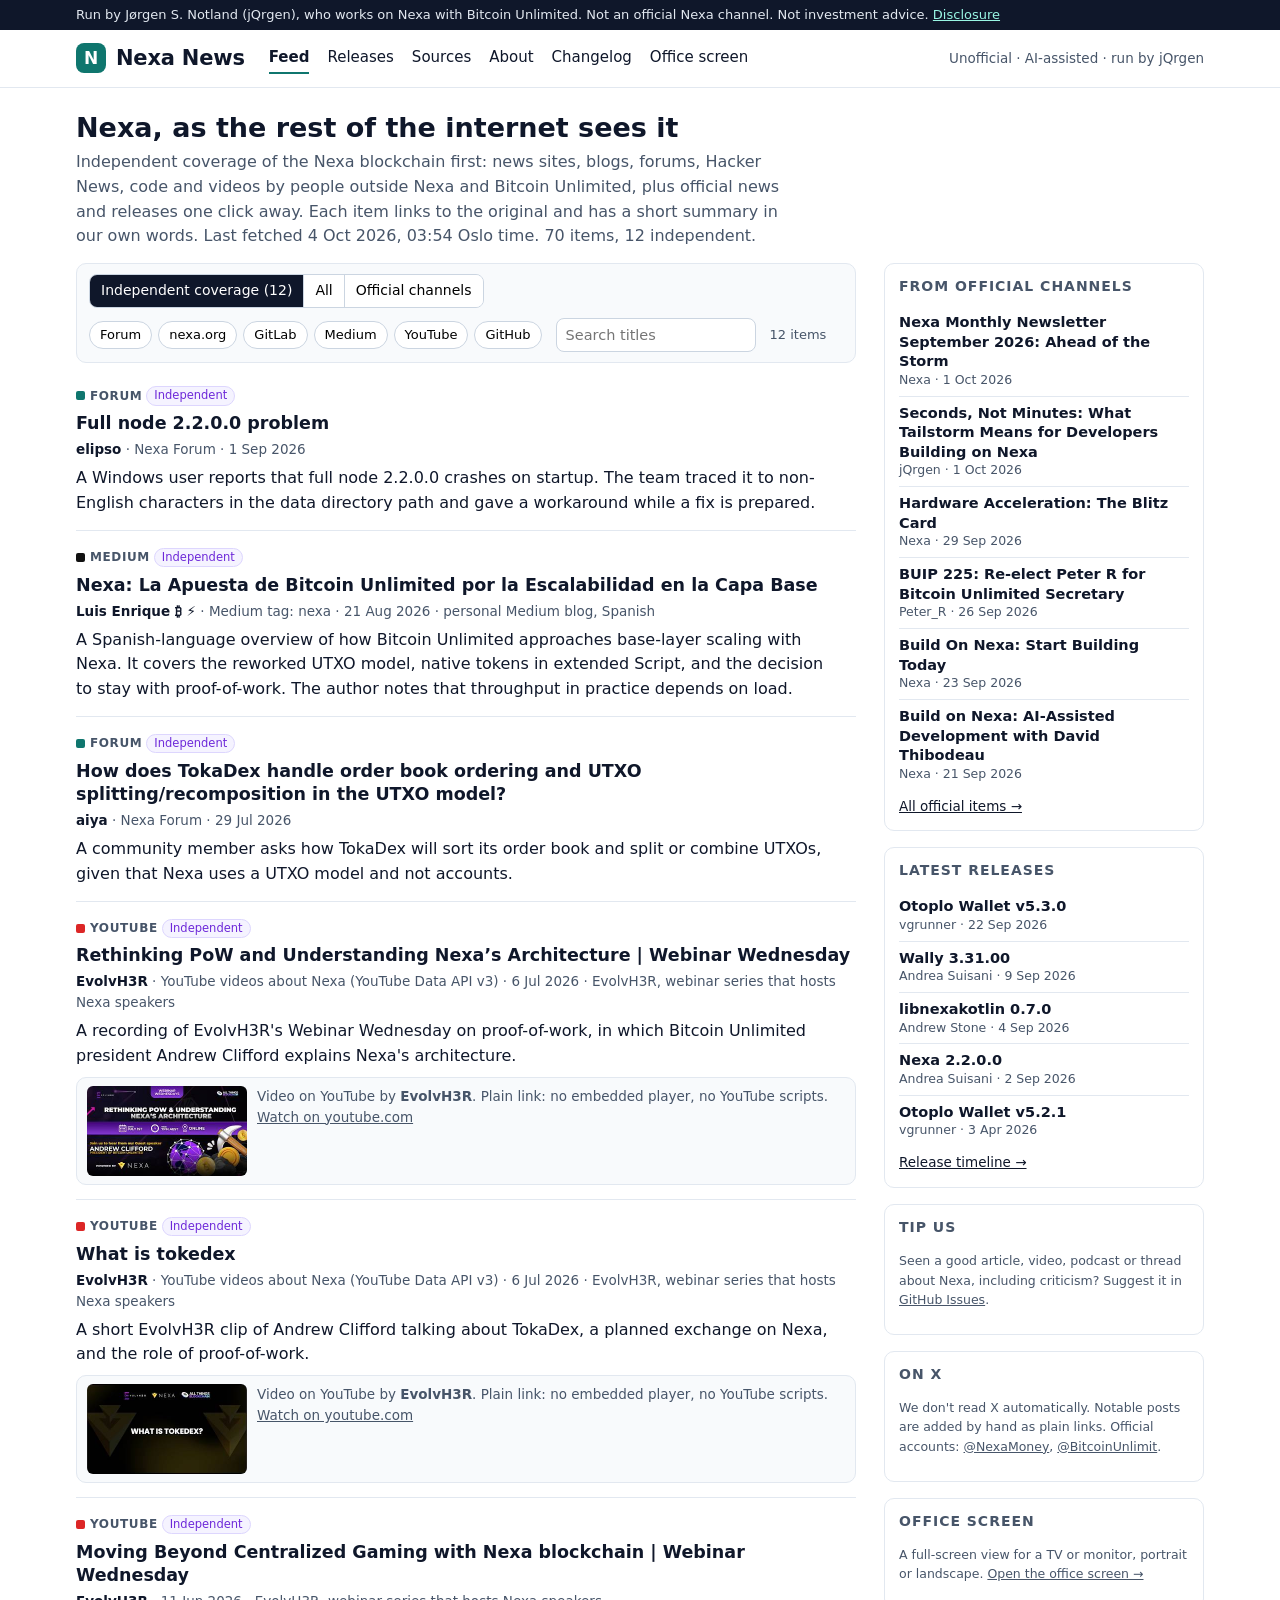
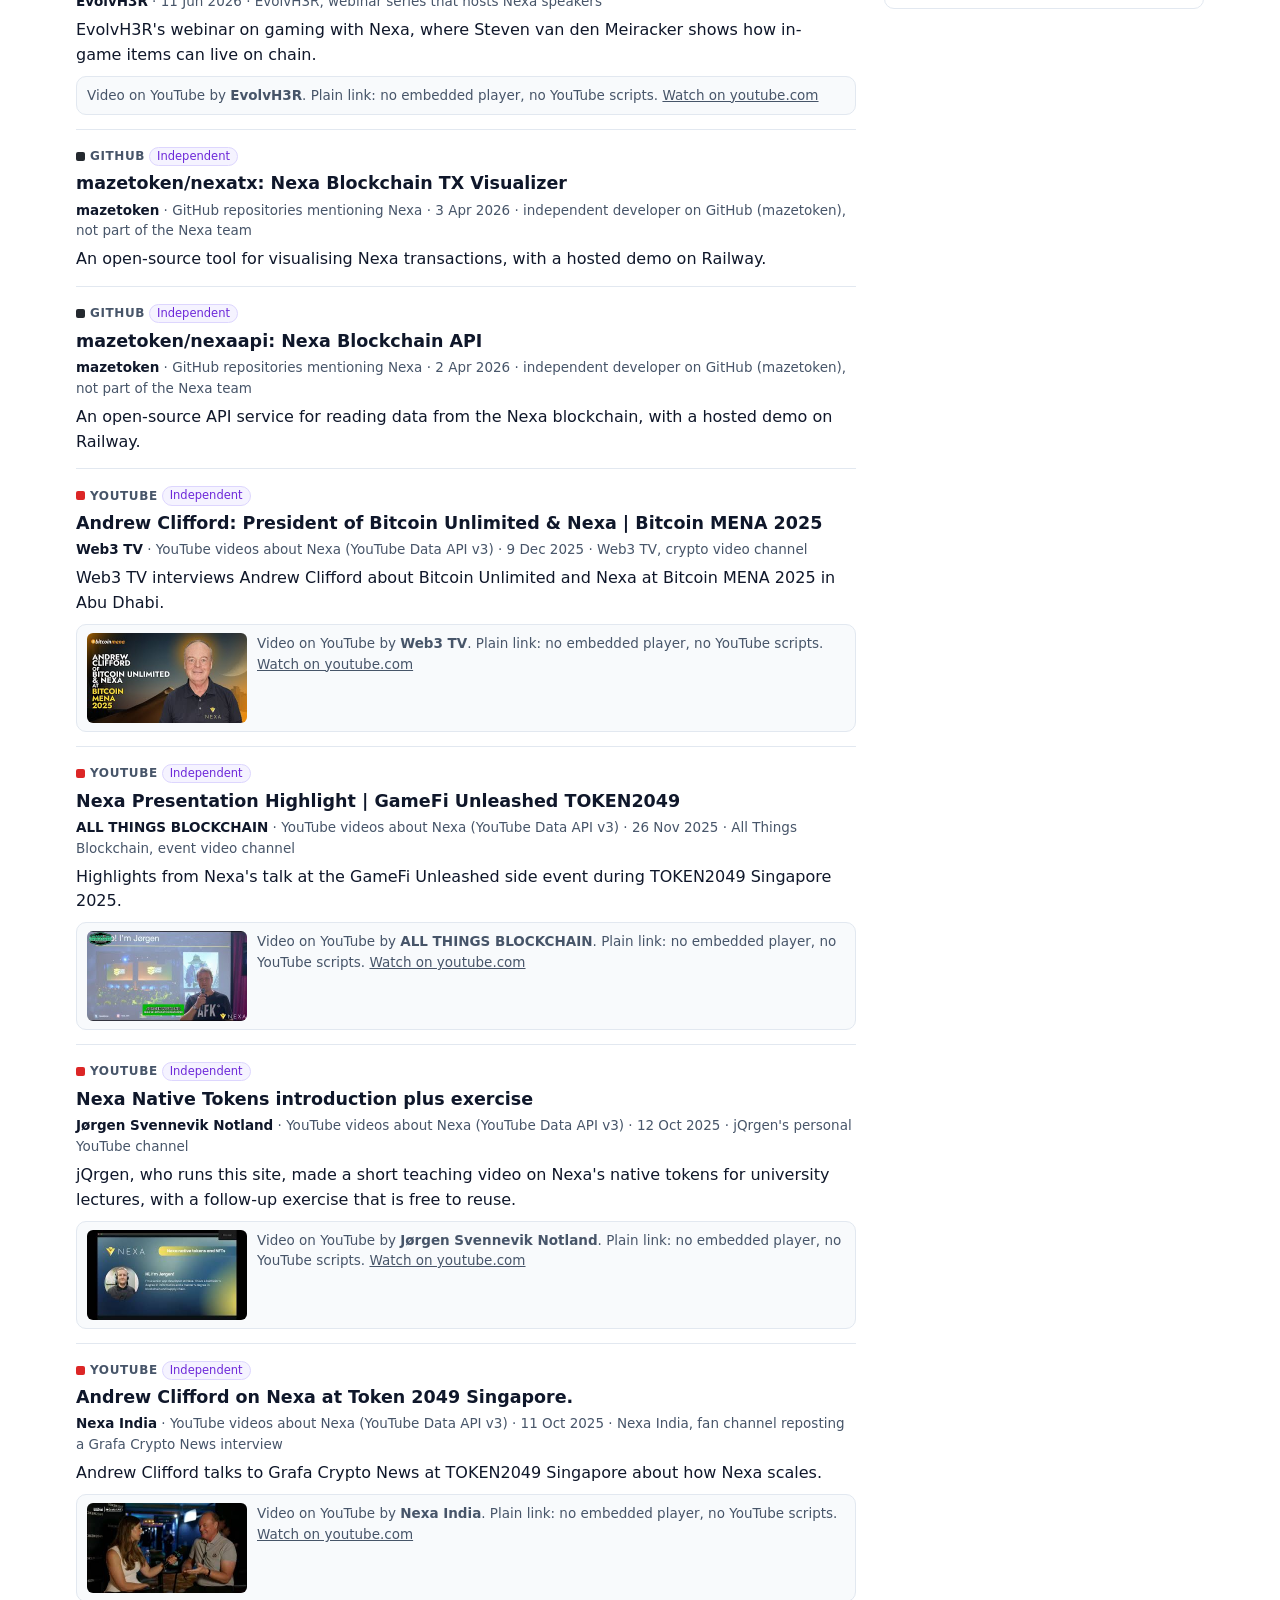
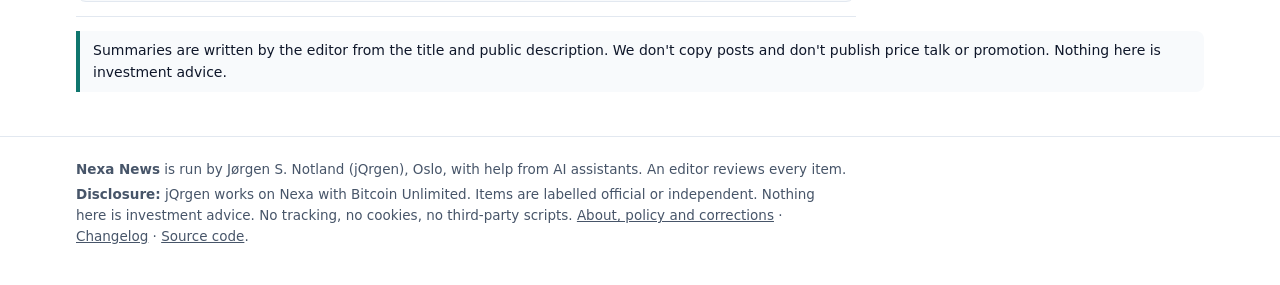
<file: index.html>
<!doctype html>
<html lang="en"><head><meta charset="utf-8"><meta name="viewport" content="width=device-width,initial-scale=1">
<title>Nexa News – everything public about the Nexa blockchain</title><meta name="description" content="News, forum posts, releases and independent coverage of the Nexa blockchain, collected daily with short summaries.">
<meta name="referrer" content="strict-origin-when-cross-origin">
<link rel="icon" href="data:image/svg+xml,%3Csvg xmlns='http://www.w3.org/2000/svg' viewBox='0 0 32 32'%3E%3Crect width='32' height='32' rx='7' fill='%230f766e'/%3E%3Ctext x='16' y='23' font-size='20' text-anchor='middle' fill='white' font-family='sans-serif' font-weight='bold'%3EN%3C/text%3E%3C/svg%3E">
<link rel="stylesheet" href="assets/style.css"></head>
<body><a class="skip" href="#main">Skip to content</a>
<div class="disclosure"><div class="wrap">Run by Jørgen S. Notland (jQrgen), who works on Nexa with Bitcoin Unlimited. Not an official Nexa channel. Not investment advice. <a href="about/#disclosure">Disclosure</a></div></div>
<header class="site"><div class="wrap"><a class="brand" href="./"><span class="logo" aria-hidden="true">N</span>Nexa News</a>
<nav class="main" aria-label="Main"><a href="" aria-current=page>Feed</a><a href="releases/">Releases</a><a href="sources/">Sources</a><a href="about/">About</a><a href="changelog/">Changelog</a><a href="screen/">Office screen</a></nav><span class="tagline">Unofficial · AI-assisted · run by jQrgen</span></div></header>
<main id="main" class="wrap">
<h1>Nexa, as the rest of the internet sees it</h1>
<p class="lead">Independent coverage of the Nexa blockchain first: news sites, blogs, forums, Hacker News, code and videos by people outside Nexa and Bitcoin Unlimited, plus official news and releases one click away. Each item links to the original and has a short summary in our own words. Last fetched 4 Oct 2026, 03:54 Oslo time. 70 items, 12 independent.</p>
<div class="layout"><div>
<div class="toolbar" role="group" aria-label="Filter the feed">
<div class="seg" role="group" aria-label="Category"><button type="button" data-cat="independent" aria-pressed="true">Independent coverage (12)</button><button type="button" data-cat="all" aria-pressed="false">All</button><button type="button" data-cat="official" aria-pressed="false">Official channels</button></div>
<div class="chips" role="group" aria-label="Platform"><button type="button" class="chip" data-platform="forum" aria-pressed="false">Forum</button><button type="button" class="chip" data-platform="blog" aria-pressed="false">nexa.org</button><button type="button" class="chip" data-platform="gitlab" aria-pressed="false">GitLab</button><button type="button" class="chip" data-platform="medium" aria-pressed="false">Medium</button><button type="button" class="chip" data-platform="youtube" aria-pressed="false">YouTube</button><button type="button" class="chip" data-platform="github" aria-pressed="false">GitHub</button></div>
<input type="search" id="q" placeholder="Search titles" aria-label="Search titles"><span id="count" aria-live="polite"></span></div>
<ol class="feed" id="feed"><li class="item" data-p="forum" data-c="official"><div><span class="pf pf-forum"><i aria-hidden="true"></i>Forum</span><span class="badge off">Official</span></div><h3><a href="https://forum.nexa.org/t/nexa-monthly-newsletter-september-2026-ahead-of-the-storm/1759" rel="noopener noreferrer" target="_blank">Nexa Monthly Newsletter September 2026: Ahead of the Storm</a></h3><div class="meta"><b>Nexa</b> · Nexa Forum · <time datetime="2026-10-01T20:00:04+00:00">1 Oct 2026</time></div><p class="sum">The September newsletter recaps the release of full node 2.2.0.0, which prepares the network for Tailstorm, and the launch of AI skills alongside a Starter App for building Nexa apps with a wallet already wired in.</p></li><li class="item" data-p="medium" data-c="official"><div><span class="pf pf-medium"><i aria-hidden="true"></i>Medium</span><span class="badge off">Official</span></div><h3><a href="https://jqrgen.medium.com/seconds-not-minutes-what-tailstorm-means-for-developers-building-on-nexa-741c166935a9" rel="noopener noreferrer" target="_blank">Seconds, Not Minutes: What Tailstorm Means for Developers Building on Nexa</a></h3><div class="meta"><b>jQrgen</b> · jQrgen on Medium · <time datetime="2026-10-01T15:46:17+00:00">1 Oct 2026</time></div><p class="sum">jQrgen, who runs this site, writes about how Tailstorm&#x27;s subblocks should cut confirmation times from minutes to seconds, which matters most for checkouts, point of sale and token apps.</p></li><li class="item" data-p="forum" data-c="official"><div><span class="pf pf-forum"><i aria-hidden="true"></i>Forum</span><span class="badge off">Official</span></div><h3><a href="https://forum.nexa.org/t/hardware-acceleration-the-blitz-card/1758" rel="noopener noreferrer" target="_blank">Hardware Acceleration: The Blitz Card</a></h3><div class="meta"><b>Nexa</b> · Nexa Forum · <time datetime="2026-09-29T15:00:03+00:00">29 Sep 2026</time></div><p class="sum">The fourth article in the hardware series introduces Blitz, a card designed by chief scientist Peter Rizun that checks digital signatures in hardware and is now running as a prototype.</p></li><li class="item" data-p="forum" data-c="official"><div><span class="pf pf-forum"><i aria-hidden="true"></i>Forum</span><span class="badge off">Official</span></div><h3><a href="https://forum.bitcoinunlimited.info/t/buip-225-re-elect-peter-r-for-bitcoin-unlimited-secretary/666" rel="noopener noreferrer" target="_blank">BUIP 225: Re-elect Peter R for Bitcoin Unlimited Secretary</a></h3><div class="meta"><b>Peter_R</b> · Bitcoin Unlimited Forum · <time datetime="2026-09-26T03:03:44+00:00">26 Sep 2026</time></div><p class="sum">Peter Rizun puts himself forward for another two-year term as Bitcoin Unlimited secretary, the role that oversees how BU&#x27;s funds are managed.</p></li><li class="item" data-p="forum" data-c="official"><div><span class="pf pf-forum"><i aria-hidden="true"></i>Forum</span><span class="badge off">Official</span></div><h3><a href="https://forum.nexa.org/t/build-on-nexa-start-building-today/1755" rel="noopener noreferrer" target="_blank">Build On Nexa: Start Building Today</a></h3><div class="meta"><b>Nexa</b> · Nexa Forum · <time datetime="2026-09-23T20:00:05+00:00">23 Sep 2026</time></div><p class="sum">Build On Nexa, the developer onboarding site, has reorganised its docs and SDK sections and refreshed its design, with TypeScript, Kotlin and soon Python covered.</p></li><li class="item" data-p="gitlab" data-c="official"><div><span class="pf pf-gitlab"><i aria-hidden="true"></i>GitLab</span><span class="badge off">Official</span></div><h3><a href="https://gitlab.com/nexa/otoplo/otoplo-wallet/-/releases/v5.3.0" rel="noopener noreferrer" target="_blank">Otoplo Wallet v5.3.0</a></h3><div class="meta"><b>vgrunner</b> · Otoplo Wallet releases (GitLab) · <time datetime="2026-09-22T17:44:42+00:00">22 Sep 2026</time></div><p class="sum">Otoplo Wallet 5.3.0 adds an option to refresh vault balances when the amounts shown are missing or wrong.</p></li><li class="item" data-p="forum" data-c="official"><div><span class="pf pf-forum"><i aria-hidden="true"></i>Forum</span><span class="badge off">Official</span></div><h3><a href="https://forum.nexa.org/t/build-on-nexa-ai-assisted-development-with-david-thibodeau/1753" rel="noopener noreferrer" target="_blank">Build on Nexa: AI-Assisted Development with David Thibodeau</a></h3><div class="meta"><b>Nexa</b> · Nexa Forum · <time datetime="2026-09-21T08:00:02+00:00">21 Sep 2026</time></div><p class="sum">David Thibodeau walks through Nexa&#x27;s AI-assisted development tools and AI skills, aimed at helping both experienced and less technical builders create Nexa apps.</p></li><li class="item" data-p="forum" data-c="official"><div><span class="pf pf-forum"><i aria-hidden="true"></i>Forum</span><span class="badge off">Official</span></div><h3><a href="https://forum.nexa.org/t/nexa-september-highlights-full-node-2-2-0-0-released/1752" rel="noopener noreferrer" target="_blank">Nexa September Highlights: Full-Node 2.2.0.0 Released</a></h3><div class="meta"><b>Nexa</b> · Nexa Forum · <time datetime="2026-09-19T20:00:03+00:00">19 Sep 2026</time></div><p class="sum">The September highlights centre on full node 2.2.0.0 and explain the planned Tailstorm design, with summary blocks about every two minutes and subblocks about every three seconds.</p></li><li class="item" data-p="forum" data-c="official"><div><span class="pf pf-forum"><i aria-hidden="true"></i>Forum</span><span class="badge off">Official</span></div><h3><a href="https://forum.nexa.org/t/monthly-development-updates-august-2026/1751" rel="noopener noreferrer" target="_blank">Monthly Development Updates: August 2026</a></h3><div class="meta"><b>Nexa</b> · Nexa Forum · <time datetime="2026-09-15T20:00:04+00:00">15 Sep 2026</time></div><p class="sum">August&#x27;s development report covers the full node 2.2.0.0 release, progress toward activating Tailstorm, and work on smart contract tooling, wallets and the explorer.</p></li><li class="item" data-p="forum" data-c="official"><div><span class="pf pf-forum"><i aria-hidden="true"></i>Forum</span><span class="badge off">Official</span></div><h3><a href="https://forum.nexa.org/t/tailstorm-directed-acyclic-graph-dag-combined-with-traditional-blockchain/1750" rel="noopener noreferrer" target="_blank">Tailstorm: Directed Acyclic Graph (DAG) Combined With Traditional Blockchain</a></h3><div class="meta"><b>Nexa</b> · Nexa Forum · <time datetime="2026-09-14T10:00:02+00:00">14 Sep 2026</time></div><p class="sum">An explainer on Tailstorm, Nexa&#x27;s planned upgrade that combines a short-lived DAG of subblocks with a traditional blockchain to get transactions mined within seconds.</p></li><li class="item" data-p="medium" data-c="official"><div><span class="pf pf-medium"><i aria-hidden="true"></i>Medium</span><span class="badge off">Official</span></div><h3><a href="https://medium.com/keeping-stock/nexa-is-13-000-more-energy-efficient-than-bitcoin-0afe18ef14a7" rel="noopener noreferrer" target="_blank">Nexa is 13,000× more energy efficient than Bitcoin</a></h3><div class="meta"><b>jQrgen</b> · jQrgen on Medium · <time datetime="2026-09-12T00:20:52+00:00">12 Sep 2026</time></div><p class="sum">jQrgen, who runs this site, compares energy use per transaction for Bitcoin and Nexa at the same network consumption and argues Nexa&#x27;s throughput makes it about 13,000 times more efficient. That figure is his own calculation using benchmarked and projected throughput.</p></li><li class="item" data-p="forum" data-c="official"><div><span class="pf pf-forum"><i aria-hidden="true"></i>Forum</span><span class="badge off">Official</span></div><h3><a href="https://forum.nexa.org/t/scaling-by-circuit/1749" rel="noopener noreferrer" target="_blank">Scaling By Circuit</a></h3><div class="meta"><b>Nexa</b> · Nexa Forum · <time datetime="2026-09-09T20:00:06+00:00">9 Sep 2026</time></div><p class="sum">The third article in the hardware series explains how the circuit-based validation engine can scale, building on Peter Rizun&#x27;s talk in Sydney.</p></li><li class="item" data-p="gitlab" data-c="official"><div><span class="pf pf-gitlab"><i aria-hidden="true"></i>GitLab</span><span class="badge off">Official</span></div><h3><a href="https://gitlab.com/wallywallet/wallet/-/releases/release-3.31.00" rel="noopener noreferrer" target="_blank">Wally 3.31.00</a></h3><div class="meta"><b>Andrea Suisani</b> · Wally Wallet releases (GitLab) · <time datetime="2026-09-09T08:23:27+00:00">9 Sep 2026</time></div><p class="sum">Wally Wallet 3.31.00 publishes its docs to GitLab Pages and adds support for converting balances into more fiat currencies.</p></li><li class="item" data-p="gitlab" data-c="official"><div><span class="pf pf-gitlab"><i aria-hidden="true"></i>GitLab</span><span class="badge off">Official</span></div><h3><a href="https://gitlab.com/nexa/libnexakotlin/-/releases/release-0.7.0" rel="noopener noreferrer" target="_blank">libnexakotlin 0.7.0</a></h3><div class="meta"><b>Andrew Stone</b> · libnexakotlin releases (GitLab) · <time datetime="2026-09-04T17:47:12+00:00">4 Sep 2026</time></div><p class="sum">libnexakotlin 0.7.0 moves to the AGP 9 Kotlin Multiplatform library structure and rebuilds a wallet database that can&#x27;t be opened.</p></li><li class="item" data-p="forum" data-c="official"><div><span class="pf pf-forum"><i aria-hidden="true"></i>Forum</span><span class="badge off">Official</span></div><h3><a href="https://forum.bitcoinunlimited.info/t/announcing-the-next-bu-vote-9-to-14-october-2026/665" rel="noopener noreferrer" target="_blank">### Announcing the next BU Vote: 9 to 14 October 2026 ###</a></h3><div class="meta"><b>solex</b> · Bitcoin Unlimited Forum · <time datetime="2026-09-03T06:13:04+00:00">3 Sep 2026</time></div><p class="sum">Bitcoin Unlimited announces its next member vote on proposals (BUIPs), running from 9 to 14 October 2026 and recorded using the VotePeer app.</p></li><li class="item" data-p="forum" data-c="official"><div><span class="pf pf-forum"><i aria-hidden="true"></i>Forum</span><span class="badge off">Official</span></div><h3><a href="https://forum.bitcoinunlimited.info/t/advance-notice-candidate-applications-for-bu-secretary-oct-2026-28/664" rel="noopener noreferrer" target="_blank">Advance notice: Candidate Applications for BU Secretary Oct 2026-28</a></h3><div class="meta"><b>solex</b> · Bitcoin Unlimited Forum · <time datetime="2026-09-03T06:01:52+00:00">3 Sep 2026</time></div><p class="sum">Bitcoin Unlimited gives advance notice that the secretary post is up for election, and candidates need to submit a BUIP before the October vote.</p></li><li class="item" data-p="forum" data-c="official"><div><span class="pf pf-forum"><i aria-hidden="true"></i>Forum</span><span class="badge off">Official</span></div><h3><a href="https://forum.nexa.org/t/nexa-full-node-2-2-0-0-the-final-checkpoint-before-the-tailstorm/1742" rel="noopener noreferrer" target="_blank">Nexa Full-Node 2.2.0.0: The Final Checkpoint Before The Tailstorm</a></h3><div class="meta"><b>Nexa</b> · Nexa Forum · <time datetime="2026-09-02T13:40:17+00:00">2 Sep 2026</time></div><p class="sum">The Nexa team announces full node 2.2.0.0, a preparatory release that includes the Tailstorm code, and asks everyone who runs a node to upgrade before the hard fork.</p></li><li class="item" data-p="gitlab" data-c="official"><div><span class="pf pf-gitlab"><i aria-hidden="true"></i>GitLab</span><span class="badge off">Official</span></div><h3><a href="https://gitlab.com/nexa/nexa/-/releases/nexa2.2.0.0" rel="noopener noreferrer" target="_blank">Nexa 2.2.0.0</a></h3><div class="meta"><b>Andrea Suisani</b> · Nexa full node releases (GitLab) · <time datetime="2026-09-01T22:00:00+00:00">2 Sep 2026</time></div><p class="sum">The GitLab release page for Nexa full node 2.2.0.0 has signed binaries for Linux, ARM, macOS and Windows.</p></li><li class="item" data-p="forum" data-c="independent"><div><span class="pf pf-forum"><i aria-hidden="true"></i>Forum</span><span class="badge ind">Independent</span></div><h3><a href="https://forum.nexa.org/t/full-node-2-2-0-0-problem/1741" rel="noopener noreferrer" target="_blank">Full node 2.2.0.0 problem</a></h3><div class="meta"><b>elipso</b> · Nexa Forum · <time datetime="2026-09-01T20:15:08+00:00">1 Sep 2026</time></div><p class="sum">A Windows user reports that full node 2.2.0.0 crashes on startup. The team traced it to non-English characters in the data directory path and gave a workaround while a fix is prepared.</p></li><li class="item" data-p="forum" data-c="official"><div><span class="pf pf-forum"><i aria-hidden="true"></i>Forum</span><span class="badge off">Official</span></div><h3><a href="https://forum.nexa.org/t/nexa-monthly-newsletter-august-2026-redesign-of-the-mining-puzzle/1740" rel="noopener noreferrer" target="_blank">Nexa Monthly Newsletter August 2026: Redesign of the Mining Puzzle</a></h3><div class="meta"><b>Nexa</b> · Nexa Forum · <time datetime="2026-09-01T20:00:04+00:00">1 Sep 2026</time></div><p class="sum">The August newsletter covers the launch of NexaPoW 2.0, Andrew Clifford&#x27;s explanation of Nexa&#x27;s architecture, and progress on a hardware node that validates signatures.</p></li><li class="item" data-p="forum" data-c="official"><div><span class="pf pf-forum"><i aria-hidden="true"></i>Forum</span><span class="badge off">Official</span></div><h3><a href="https://forum.nexa.org/t/nexa-the-art-of-building-a-blockchain/1739" rel="noopener noreferrer" target="_blank">Nexa: The Art of Building a Blockchain</a></h3><div class="meta"><b>Nexa</b> · Nexa Forum · <time datetime="2026-08-31T08:00:02+00:00">31 Aug 2026</time></div><p class="sum">A non-technical look back at the people and ideas behind Bitcoin Unlimited and Nexa, from the early BitcoinTalk days onward.</p></li><li class="item" data-p="forum" data-c="official"><div><span class="pf pf-forum"><i aria-hidden="true"></i>Forum</span><span class="badge off">Official</span></div><h3><a href="https://forum.nexa.org/t/wally-wallet-the-web3-login-that-killed-the-browser-plugin/1737" rel="noopener noreferrer" target="_blank">Wally Wallet: The Web3 Login That Killed the Browser Plugin</a></h3><div class="meta"><b>Wally</b> · Nexa Forum · <time datetime="2026-08-25T12:20:38+00:00">25 Aug 2026</time></div><p class="sum">This post explains how Wally Wallet lets users log in to web apps and approve each action from their phone, instead of relying on a browser plugin.</p></li><li class="item" data-p="forum" data-c="official"><div><span class="pf pf-forum"><i aria-hidden="true"></i>Forum</span><span class="badge off">Official</span></div><h3><a href="https://forum.nexa.org/t/the-cellular-automaton-inside-nexas-next-proof-of-work/1733" rel="noopener noreferrer" target="_blank">The Cellular Automaton: Inside Nexa&#x27;s Next Proof-of-Work</a></h3><div class="meta"><b>Nexa</b> · Nexa Forum · <time datetime="2026-08-21T20:00:07+00:00">21 Aug 2026</time></div><p class="sum">An explainer on the cellular automaton planned for NexaPoW 2.0, Nexa&#x27;s redesigned proof-of-work algorithm.</p></li><li class="item" data-p="medium" data-c="independent"><div><span class="pf pf-medium"><i aria-hidden="true"></i>Medium</span><span class="badge ind">Independent</span></div><h3><a href="https://medium.com/@0xluis.enrique/nexa-la-apuesta-de-bitcoin-unlimited-por-la-escalabilidad-en-la-capa-base-949e3d8f98ce" rel="noopener noreferrer" target="_blank">Nexa: La Apuesta de Bitcoin Unlimited por la Escalabilidad en la Capa Base</a></h3><div class="meta"><b>Luis Enrique ₿ ⚡️</b> · Medium tag: nexa · <time datetime="2026-08-21T19:41:11+00:00">21 Aug 2026</time> · <span title="Who runs this outlet">personal Medium blog, Spanish</span></div><p class="sum">A Spanish-language overview of how Bitcoin Unlimited approaches base-layer scaling with Nexa. It covers the reworked UTXO model, native tokens in extended Script, and the decision to stay with proof-of-work. The author notes that throughput in practice depends on load.</p></li><li class="item" data-p="forum" data-c="official"><div><span class="pf pf-forum"><i aria-hidden="true"></i>Forum</span><span class="badge off">Official</span></div><h3><a href="https://forum.nexa.org/t/monthly-development-updates-july-2026/1732" rel="noopener noreferrer" target="_blank">Monthly Development Updates: July 2026</a></h3><div class="meta"><b>Nexa</b> · Nexa Forum · <time datetime="2026-08-18T08:00:04+00:00">18 Aug 2026</time></div><p class="sum">July&#x27;s development report covers more than 100 merges across 13 repositories, led by Tailstorm testing and hardening, plus explorer, vault and SDK work.</p></li><li class="item" data-p="forum" data-c="official"><div><span class="pf pf-forum"><i aria-hidden="true"></i>Forum</span><span class="badge off">Official</span></div><h3><a href="https://forum.nexa.org/t/nexa-august-highlights-nexapow-2-0-introduced/1731" rel="noopener noreferrer" target="_blank">Nexa August Highlights: NexaPoW 2.0 Introduced</a></h3><div class="meta"><b>Nexa</b> · Nexa Forum · <time datetime="2026-08-13T08:00:01+00:00">13 Aug 2026</time></div><p class="sum">The August highlights introduce NexaPoW 2.0, described by Bitcoin Unlimited president Andrew Clifford as proof-of-work that is indirectly useful to the network.</p></li><li class="item" data-p="forum" data-c="official"><div><span class="pf pf-forum"><i aria-hidden="true"></i>Forum</span><span class="badge off">Official</span></div><h3><a href="https://forum.nexa.org/t/a-node-made-of-wires/1730" rel="noopener noreferrer" target="_blank">A Node Made of Wires</a></h3><div class="meta"><b>Nexa</b> · Nexa Forum · <time datetime="2026-08-11T08:00:04+00:00">11 Aug 2026</time></div><p class="sum">Part two of the hardware series explains how Peter Rizun is building a Nexa node entirely out of basic logic gates and wires.</p></li><li class="item" data-p="forum" data-c="official"><div><span class="pf pf-forum"><i aria-hidden="true"></i>Forum</span><span class="badge off">Official</span></div><h3><a href="https://forum.nexa.org/t/rethinking-proof-of-work-understanding-nexas-architecture-with-andrew-clifford/1729" rel="noopener noreferrer" target="_blank">Rethinking Proof of Work: Understanding Nexa&#x27;s Architecture with Andrew Clifford</a></h3><div class="meta"><b>Nexa</b> · Nexa Forum · <time datetime="2026-08-03T07:01:52+00:00">3 Aug 2026</time></div><p class="sum">In a webinar with EvolveH3r, Bitcoin Unlimited president Andrew Clifford explains how proof-of-work came about, how Nexa&#x27;s coin issuance works, and what it takes to run a node or mine.</p></li><li class="item" data-p="forum" data-c="official"><div><span class="pf pf-forum"><i aria-hidden="true"></i>Forum</span><span class="badge off">Official</span></div><h3><a href="https://forum.nexa.org/t/nexa-monthly-newsletter-july-2026-hardware-acceleration/1728" rel="noopener noreferrer" target="_blank">Nexa Monthly Newsletter July 2026: Hardware Acceleration</a></h3><div class="meta"><b>Nexa</b> · Nexa Forum · <time datetime="2026-08-01T20:02:04+00:00">1 Aug 2026</time></div><p class="sum">The July newsletter leads with the Blitz hardware acceleration project and the start of an article series about it, along with a recap of the 4th anniversary.</p></li><li class="item" data-p="forum" data-c="official"><div><span class="pf pf-forum"><i aria-hidden="true"></i>Forum</span><span class="badge off">Official</span></div><h3><a href="https://forum.nexa.org/t/wally-wallet-peer-to-peer-offers/1726" rel="noopener noreferrer" target="_blank">Wally Wallet: Peer-to-Peer Offers</a></h3><div class="meta"><b>Wally</b> · Nexa Forum · <time datetime="2026-07-30T19:37:57+00:00">30 Jul 2026</time></div><p class="sum">Wally Wallet&#x27;s peer-to-peer offers let users sell tokens or NFTs for NEXA through a shareable link or QR code, settled in a single atomic transaction with no exchange in between.</p></li><li class="item" data-p="forum" data-c="independent"><div><span class="pf pf-forum"><i aria-hidden="true"></i>Forum</span><span class="badge ind">Independent</span></div><h3><a href="https://forum.nexa.org/t/how-does-tokadex-handle-order-book-ordering-and-utxo-splitting-recomposition-in-the-utxo-model/1725" rel="noopener noreferrer" target="_blank">How does TokaDex handle order book ordering and UTXO splitting/recomposition in the UTXO model?</a></h3><div class="meta"><b>aiya</b> · Nexa Forum · <time datetime="2026-07-29T08:10:12+00:00">29 Jul 2026</time></div><p class="sum">A community member asks how TokaDex will sort its order book and split or combine UTXOs, given that Nexa uses a UTXO model and not accounts.</p></li><li class="item" data-p="forum" data-c="official"><div><span class="pf pf-forum"><i aria-hidden="true"></i>Forum</span><span class="badge off">Official</span></div><h3><a href="https://forum.nexa.org/t/why-nexa-builds-hardware/1723" rel="noopener noreferrer" target="_blank">Why Nexa Builds Hardware</a></h3><div class="meta"><b>Nexa</b> · Nexa Forum · <time datetime="2026-07-27T20:00:02+00:00">27 Jul 2026</time></div><p class="sum">The first article in the hardware series explains why Nexa is building Blitz, a chip that verifies signatures to remove the main computing bottleneck in scaling.</p></li><li class="item" data-p="forum" data-c="official"><div><span class="pf pf-forum"><i aria-hidden="true"></i>Forum</span><span class="badge off">Official</span></div><h3><a href="https://forum.nexa.org/t/nexa-4th-anniversary-spaces-with-andrew-stone-andrea-suisani-and-david-thibodeau/1722" rel="noopener noreferrer" target="_blank">Nexa 4th Anniversary Spaces with Andrew Stone, Andrea Suisani and David Thibodeau</a></h3><div class="meta"><b>Nexa</b> · Nexa Forum · <time datetime="2026-07-23T09:00:02+00:00">23 Jul 2026</time></div><p class="sum">A recap of the 4th anniversary Spaces on X, where Andrew Stone, Andrea Suisani and David Thibodeau looked back on four years of Nexa and its first halving.</p></li><li class="item" data-p="forum" data-c="official"><div><span class="pf pf-forum"><i aria-hidden="true"></i>Forum</span><span class="badge off">Official</span></div><h3><a href="https://forum.nexa.org/t/monthly-development-updates-june-2026/1721" rel="noopener noreferrer" target="_blank">Monthly Development Updates: June 2026</a></h3><div class="meta"><b>Nexa</b> · Nexa Forum · <time datetime="2026-07-21T20:00:03+00:00">21 Jul 2026</time></div><p class="sum">June&#x27;s development report covers the second hard fork being split into smaller reviewable pieces, a busy month for the explorer, the Nexa Warriors contract suite and time-lock vaults.</p></li><li class="item" data-p="forum" data-c="official"><div><span class="pf pf-forum"><i aria-hidden="true"></i>Forum</span><span class="badge off">Official</span></div><h3><a href="https://forum.nexa.org/t/nexa-explorer-new-features/1719" rel="noopener noreferrer" target="_blank">Nexa Explorer: New Features</a></h3><div class="meta"><b>Nexa</b> · Nexa Forum · <time datetime="2026-07-19T20:00:03+00:00">19 Jul 2026</time></div><p class="sum">The Nexa Explorer gets a refreshed front page, transaction pages that work on phones, and the option to self-host it with a single command.</p></li><li class="item" data-p="forum" data-c="official"><div><span class="pf pf-forum"><i aria-hidden="true"></i>Forum</span><span class="badge off">Official</span></div><h3><a href="https://forum.nexa.org/t/nexscript-playground-upgrades/1716" rel="noopener noreferrer" target="_blank">NexScript Playground Upgrades</a></h3><div class="meta"><b>Nexa</b> · Nexa Forum · <time datetime="2026-07-17T20:30:02+00:00">17 Jul 2026</time></div><p class="sum">The NexScript Playground now has a full code editor and five example contracts that can be written, tested and run against the network from the browser.</p></li><li class="item" data-p="forum" data-c="official"><div><span class="pf pf-forum"><i aria-hidden="true"></i>Forum</span><span class="badge off">Official</span></div><h3><a href="https://forum.nexa.org/t/nexa-july-highlights-a-layer-of-ownership/1713" rel="noopener noreferrer" target="_blank">Nexa July Highlights: A Layer of Ownership</a></h3><div class="meta"><b>Nexa</b> · Nexa Forum · <time datetime="2026-07-15T20:00:03+00:00">15 Jul 2026</time></div><p class="sum">The July highlights cover Nexa&#x27;s pitch for on-chain gaming ownership and an updated development roadmap for 2026 and part of 2027.</p></li><li class="item" data-p="forum" data-c="official"><div><span class="pf pf-forum"><i aria-hidden="true"></i>Forum</span><span class="badge off">Official</span></div><h3><a href="https://forum.nexa.org/t/moving-beyond-centralized-gaming-nexa-blockchain-with-steven-van-den-meiracker/1712" rel="noopener noreferrer" target="_blank">Moving Beyond Centralized Gaming: Nexa Blockchain with Steven van den Meiracker</a></h3><div class="meta"><b>Nexa</b> · Nexa Forum · <time datetime="2026-07-10T09:00:24+00:00">10 Jul 2026</time></div><p class="sum">In a webinar with EvolveH3r, Steven van den Meiracker presents Nexa for gaming and demos Nexa Warriors, an on-chain card game in development.</p></li><li class="item" data-p="forum" data-c="official"><div><span class="pf pf-forum"><i aria-hidden="true"></i>Forum</span><span class="badge off">Official</span></div><h3><a href="https://forum.nexa.org/t/an-artifact-of-the-4th-nexa-anniversary/1711" rel="noopener noreferrer" target="_blank">An Artifact of the 4th Nexa Anniversary</a></h3><div class="meta"><b>Nexa</b> · Nexa Forum · <time datetime="2026-07-07T20:00:03+00:00">7 Jul 2026</time></div><p class="sum">To mark Nexa&#x27;s 4th anniversary on 21 June 2026, the team sent a limited commemorative NFT to listeners of its Spaces on X.</p></li><li class="item" data-p="youtube" data-c="independent"><div><span class="pf pf-youtube"><i aria-hidden="true"></i>YouTube</span><span class="badge ind">Independent</span></div><h3><a href="https://www.youtube.com/watch?v=RIjCfZY2t7U" rel="noopener noreferrer" target="_blank">Rethinking PoW and Understanding Nexa’s Architecture | Webinar Wednesday</a></h3><div class="meta"><b>EvolvH3R</b> · YouTube videos about Nexa (YouTube Data API v3) · <time datetime="2026-07-05T23:27:02+00:00">6 Jul 2026</time> · <span title="Who runs this outlet">EvolvH3R, webinar series that hosts Nexa speakers</span></div><p class="sum">A recording of EvolvH3R&#x27;s Webinar Wednesday on proof-of-work, in which Bitcoin Unlimited president Andrew Clifford explains Nexa&#x27;s architecture.</p><div class="xcard vcard"><img class="thumb" src="assets/thumbs/1ee9d0f8d7de.jpg" alt="" width="160" height="90" loading="lazy"><div>Video on YouTube by <b>EvolvH3R</b>. Plain link: no embedded player, no YouTube scripts. <a href="https://www.youtube.com/watch?v=RIjCfZY2t7U" rel="noopener noreferrer" target="_blank">Watch on youtube.com</a></div></div></li><li class="item" data-p="youtube" data-c="independent"><div><span class="pf pf-youtube"><i aria-hidden="true"></i>YouTube</span><span class="badge ind">Independent</span></div><h3><a href="https://www.youtube.com/watch?v=v1Nb-_VaMjE" rel="noopener noreferrer" target="_blank">What is tokedex</a></h3><div class="meta"><b>EvolvH3R</b> · YouTube videos about Nexa (YouTube Data API v3) · <time datetime="2026-07-05T22:19:20+00:00">6 Jul 2026</time> · <span title="Who runs this outlet">EvolvH3R, webinar series that hosts Nexa speakers</span></div><p class="sum">A short EvolvH3R clip of Andrew Clifford talking about TokaDex, a planned exchange on Nexa, and the role of proof-of-work.</p><div class="xcard vcard"><img class="thumb" src="assets/thumbs/484b1630a88b.jpg" alt="" width="160" height="90" loading="lazy"><div>Video on YouTube by <b>EvolvH3R</b>. Plain link: no embedded player, no YouTube scripts. <a href="https://www.youtube.com/watch?v=v1Nb-_VaMjE" rel="noopener noreferrer" target="_blank">Watch on youtube.com</a></div></div></li><li class="item" data-p="youtube" data-c="independent"><div><span class="pf pf-youtube"><i aria-hidden="true"></i>YouTube</span><span class="badge ind">Independent</span></div><h3><a href="https://www.youtube.com/watch?v=l73QKiNWlFY" rel="noopener noreferrer" target="_blank">Moving Beyond Centralized Gaming with Nexa blockchain | Webinar Wednesday</a></h3><div class="meta"><b>EvolvH3R</b> · <time datetime="2026-06-11T12:00:00+00:00">11 Jun 2026</time> · <span title="Who runs this outlet">EvolvH3R, webinar series that hosts Nexa speakers</span></div><p class="sum">EvolvH3R&#x27;s webinar on gaming with Nexa, where Steven van den Meiracker shows how in-game items can live on chain.</p><div class="xcard vcard"><div>Video on YouTube by <b>EvolvH3R</b>. Plain link: no embedded player, no YouTube scripts. <a href="https://www.youtube.com/watch?v=l73QKiNWlFY" rel="noopener noreferrer" target="_blank">Watch on youtube.com</a></div></div></li><li class="item" data-p="github" data-c="independent"><div><span class="pf pf-github"><i aria-hidden="true"></i>GitHub</span><span class="badge ind">Independent</span></div><h3><a href="https://github.com/mazetoken/nexatx" rel="noopener noreferrer" target="_blank">mazetoken/nexatx: Nexa Blockchain TX Visualizer</a></h3><div class="meta"><b>mazetoken</b> · GitHub repositories mentioning Nexa · <time datetime="2026-04-03T15:21:18+00:00">3 Apr 2026</time> · <span title="Who runs this outlet">independent developer on GitHub (mazetoken), not part of the Nexa team</span></div><p class="sum">An open-source tool for visualising Nexa transactions, with a hosted demo on Railway.</p></li><li class="item" data-p="gitlab" data-c="official"><div><span class="pf pf-gitlab"><i aria-hidden="true"></i>GitLab</span><span class="badge off">Official</span></div><h3><a href="https://gitlab.com/nexa/otoplo/otoplo-wallet/-/releases/v5.2.1" rel="noopener noreferrer" target="_blank">Otoplo Wallet v5.2.1</a></h3><div class="meta"><b>vgrunner</b> · Otoplo Wallet releases (GitLab) · <time datetime="2026-04-03T08:09:06+00:00">3 Apr 2026</time></div><p class="sum">Otoplo Wallet 5.2.1 speeds up wallet key discovery for faster syncing.</p></li><li class="item" data-p="gitlab" data-c="official"><div><span class="pf pf-gitlab"><i aria-hidden="true"></i>GitLab</span><span class="badge off">Official</span></div><h3><a href="https://gitlab.com/nexa/rostrum/-/releases/v14.0.1" rel="noopener noreferrer" target="_blank">Rostrum 14.0.1</a></h3><div class="meta"><b>Dagur Valberg Johannsson</b> · Rostrum releases (GitLab) · <time datetime="2026-04-03T06:35:54+00:00">3 Apr 2026</time></div><p class="sum">Rostrum 14.0.1 fixes a broken lock file and updates dependencies.</p></li><li class="item" data-p="github" data-c="independent"><div><span class="pf pf-github"><i aria-hidden="true"></i>GitHub</span><span class="badge ind">Independent</span></div><h3><a href="https://github.com/mazetoken/nexaapi" rel="noopener noreferrer" target="_blank">mazetoken/nexaapi: Nexa Blockchain API</a></h3><div class="meta"><b>mazetoken</b> · GitHub repositories mentioning Nexa · <time datetime="2026-04-02T17:13:26+00:00">2 Apr 2026</time> · <span title="Who runs this outlet">independent developer on GitHub (mazetoken), not part of the Nexa team</span></div><p class="sum">An open-source API service for reading data from the Nexa blockchain, with a hosted demo on Railway.</p></li><li class="item" data-p="gitlab" data-c="official"><div><span class="pf pf-gitlab"><i aria-hidden="true"></i>GitLab</span><span class="badge off">Official</span></div><h3><a href="https://gitlab.com/nexa/rostrum/-/releases/v14.0.0" rel="noopener noreferrer" target="_blank">Rostrum 14.0.0</a></h3><div class="meta"><b>Dagur Valberg Johannsson</b> · Rostrum releases (GitLab) · <time datetime="2026-03-30T07:24:43+00:00">30 Mar 2026</time></div><p class="sum">Rostrum 14.0.0, the Electrum server for Nexa, adds new RPCs and opt-in protocol editions. It also needs a full reindex because of a new database layout.</p></li><li class="item" data-p="gitlab" data-c="official"><div><span class="pf pf-gitlab"><i aria-hidden="true"></i>GitLab</span><span class="badge off">Official</span></div><h3><a href="https://gitlab.com/nexa/otoplo/otoplo-wallet/-/releases/v5.2.0" rel="noopener noreferrer" target="_blank">Otoplo Wallet v5.2.0</a></h3><div class="meta"><b>vgrunner</b> · Otoplo Wallet releases (GitLab) · <time datetime="2026-03-23T17:56:53+00:00">23 Mar 2026</time></div><p class="sum">Otoplo Wallet 5.2.0 adds a notification centre for wallet updates and dapp requests, along with faster wallet scanning.</p></li><li class="item" data-p="blog" data-c="official"><div><span class="pf pf-blog"><i aria-hidden="true"></i>nexa.org</span><span class="badge off">Official</span></div><h3><a href="https://nexa.org/articles-database/newsletter-january-2026" rel="noopener noreferrer" target="_blank">Nexa Monthly Newsletter January 2026: The Chapter of Acceleration</a></h3><div class="meta"><b>Nexa</b> · nexa.org blog · <time datetime="2026-02-01T12:00:00+00:00">1 Feb 2026</time></div><p class="sum">The January newsletter looks at the planned hard fork, protocol work and ecosystem projects for 2026, plus Nexa&#x27;s sponsorship of Bitcoin MENA in Abu Dhabi.</p></li><li class="item" data-p="blog" data-c="official"><div><span class="pf pf-blog"><i aria-hidden="true"></i>nexa.org</span><span class="badge off">Official</span></div><h3><a href="https://nexa.org/articles-database/newsletter-december-2025" rel="noopener noreferrer" target="_blank">Nexa Monthly Newsletter December 2025: Scalability, Reliability, and Programmability</a></h3><div class="meta"><b>Nexa</b> · nexa.org blog · <time datetime="2026-01-01T12:00:00+00:00">1 Jan 2026</time></div><p class="sum">The December newsletter wraps up 2025 with development progress, team growth and plans for 2026.</p></li><li class="item" data-p="youtube" data-c="independent"><div><span class="pf pf-youtube"><i aria-hidden="true"></i>YouTube</span><span class="badge ind">Independent</span></div><h3><a href="https://www.youtube.com/watch?v=XfrohWi70CY" rel="noopener noreferrer" target="_blank">Andrew Clifford: President of Bitcoin Unlimited &amp; Nexa | Bitcoin MENA 2025</a></h3><div class="meta"><b>Web3 TV</b> · YouTube videos about Nexa (YouTube Data API v3) · <time datetime="2025-12-09T08:18:38+00:00">9 Dec 2025</time> · <span title="Who runs this outlet">Web3 TV, crypto video channel</span></div><p class="sum">Web3 TV interviews Andrew Clifford about Bitcoin Unlimited and Nexa at Bitcoin MENA 2025 in Abu Dhabi.</p><div class="xcard vcard"><img class="thumb" src="assets/thumbs/39e505b3419d.jpg" alt="" width="160" height="90" loading="lazy"><div>Video on YouTube by <b>Web3 TV</b>. Plain link: no embedded player, no YouTube scripts. <a href="https://www.youtube.com/watch?v=XfrohWi70CY" rel="noopener noreferrer" target="_blank">Watch on youtube.com</a></div></div></li><li class="item" data-p="gitlab" data-c="official"><div><span class="pf pf-gitlab"><i aria-hidden="true"></i>GitLab</span><span class="badge off">Official</span></div><h3><a href="https://gitlab.com/nexa/otoplo/otoplo-wallet/-/releases/v5.1.0" rel="noopener noreferrer" target="_blank">Otoplo Wallet v5.1.0</a></h3><div class="meta"><b>vgrunner</b> · Otoplo Wallet releases (GitLab) · <time datetime="2025-12-06T17:50:23+00:00">6 Dec 2025</time></div><p class="sum">Otoplo Wallet 5.1.0 redesigns every page and dialog with a consistent style and improves performance.</p></li><li class="item" data-p="blog" data-c="official"><div><span class="pf pf-blog"><i aria-hidden="true"></i>nexa.org</span><span class="badge off">Official</span></div><h3><a href="https://nexa.org/articles-database/newsletter-november-2025" rel="noopener noreferrer" target="_blank">Nexa Monthly Newsletter November 2025: Ten Years of Bitcoin Unlimited</a></h3><div class="meta"><b>Nexa</b> · nexa.org blog · <time datetime="2025-12-01T12:00:00+00:00">1 Dec 2025</time></div><p class="sum">The November newsletter marks ten years of Bitcoin Unlimited and covers conference appearances, governance updates and wallet and tooling progress.</p></li><li class="item" data-p="youtube" data-c="independent"><div><span class="pf pf-youtube"><i aria-hidden="true"></i>YouTube</span><span class="badge ind">Independent</span></div><h3><a href="https://www.youtube.com/watch?v=rKFv_6Bc2VM" rel="noopener noreferrer" target="_blank">Nexa Presentation Highlight | GameFi Unleashed TOKEN2049</a></h3><div class="meta"><b>ALL THINGS BLOCKCHAIN</b> · YouTube videos about Nexa (YouTube Data API v3) · <time datetime="2025-11-26T05:14:53+00:00">26 Nov 2025</time> · <span title="Who runs this outlet">All Things Blockchain, event video channel</span></div><p class="sum">Highlights from Nexa&#x27;s talk at the GameFi Unleashed side event during TOKEN2049 Singapore 2025.</p><div class="xcard vcard"><img class="thumb" src="assets/thumbs/1f02411ff6fc.jpg" alt="" width="160" height="90" loading="lazy"><div>Video on YouTube by <b>ALL THINGS BLOCKCHAIN</b>. Plain link: no embedded player, no YouTube scripts. <a href="https://www.youtube.com/watch?v=rKFv_6Bc2VM" rel="noopener noreferrer" target="_blank">Watch on youtube.com</a></div></div></li><li class="item" data-p="gitlab" data-c="official"><div><span class="pf pf-gitlab"><i aria-hidden="true"></i>GitLab</span><span class="badge off">Official</span></div><h3><a href="https://gitlab.com/nexa/otoplo/otoplo-wallet/-/releases/v5.0.0" rel="noopener noreferrer" target="_blank">Otoplo Wallet v5.0.0</a></h3><div class="meta"><b>vgrunner</b> · Otoplo Wallet releases (GitLab) · <time datetime="2025-11-22T21:55:13+00:00">22 Nov 2025</time></div><p class="sum">Otoplo Wallet 5.0.0 is a major release with a redesigned connection to the blockchain for real-time transaction updates.</p></li><li class="item" data-p="blog" data-c="official"><div><span class="pf pf-blog"><i aria-hidden="true"></i>nexa.org</span><span class="badge off">Official</span></div><h3><a href="https://nexa.org/articles-database/newsletter-october-2025" rel="noopener noreferrer" target="_blank">Nexa Monthly Newsletter October 2025: Breaking New Ground by Empowering Builders</a></h3><div class="meta"><b>Nexa</b> · nexa.org blog · <time datetime="2025-11-01T12:00:00+00:00">1 Nov 2025</time></div><p class="sum">The October newsletter covers Andrew Stone at Boston Blockchain Week, new builder programmes and other community events.</p></li><li class="item" data-p="gitlab" data-c="official"><div><span class="pf pf-gitlab"><i aria-hidden="true"></i>GitLab</span><span class="badge off">Official</span></div><h3><a href="https://gitlab.com/nexa/otoplo/otoplo-wallet/-/releases/v4.2.1" rel="noopener noreferrer" target="_blank">Otoplo Wallet v4.2.1</a></h3><div class="meta"><b>vgrunner</b> · Otoplo Wallet releases (GitLab) · <time datetime="2025-10-29T18:48:41+00:00">29 Oct 2025</time></div><p class="sum">Otoplo Wallet 4.2.1 fixes failing dapp signing requests and reconnecting on mobile after the app resumes.</p></li><li class="item" data-p="gitlab" data-c="official"><div><span class="pf pf-gitlab"><i aria-hidden="true"></i>GitLab</span><span class="badge off">Official</span></div><h3><a href="https://gitlab.com/nexa/otoplo/otoplo-wallet/-/releases/v4.2.0" rel="noopener noreferrer" target="_blank">Otoplo Wallet v4.2.0</a></h3><div class="meta"><b>vgrunner</b> · Otoplo Wallet releases (GitLab) · <time datetime="2025-10-25T17:53:35+00:00">25 Oct 2025</time></div><p class="sum">Otoplo Wallet 4.2.0 brings dapp connections to mainnet.</p></li><li class="item" data-p="youtube" data-c="independent"><div><span class="pf pf-youtube"><i aria-hidden="true"></i>YouTube</span><span class="badge ind">Independent</span></div><h3><a href="https://www.youtube.com/watch?v=HTT5nttXjzQ" rel="noopener noreferrer" target="_blank">Nexa Native Tokens introduction plus exercise</a></h3><div class="meta"><b>Jørgen Svennevik Notland</b> · YouTube videos about Nexa (YouTube Data API v3) · <time datetime="2025-10-12T16:05:07+00:00">12 Oct 2025</time> · <span title="Who runs this outlet">jQrgen&#x27;s personal YouTube channel</span></div><p class="sum">jQrgen, who runs this site, made a short teaching video on Nexa&#x27;s native tokens for university lectures, with a follow-up exercise that is free to reuse.</p><div class="xcard vcard"><img class="thumb" src="assets/thumbs/483e16f546eb.jpg" alt="" width="160" height="90" loading="lazy"><div>Video on YouTube by <b>Jørgen Svennevik Notland</b>. Plain link: no embedded player, no YouTube scripts. <a href="https://www.youtube.com/watch?v=HTT5nttXjzQ" rel="noopener noreferrer" target="_blank">Watch on youtube.com</a></div></div></li><li class="item" data-p="gitlab" data-c="official"><div><span class="pf pf-gitlab"><i aria-hidden="true"></i>GitLab</span><span class="badge off">Official</span></div><h3><a href="https://gitlab.com/nexa/otoplo/otoplo-wallet/-/releases/v4.1.0" rel="noopener noreferrer" target="_blank">Otoplo Wallet v4.1.0</a></h3><div class="meta"><b>vgrunner</b> · Otoplo Wallet releases (GitLab) · <time datetime="2025-10-12T14:29:46+00:00">12 Oct 2025</time></div><p class="sum">Otoplo Wallet 4.1.0 adds dapp connections on testnet and a new QR scanner on mobile.</p></li><li class="item" data-p="youtube" data-c="independent"><div><span class="pf pf-youtube"><i aria-hidden="true"></i>YouTube</span><span class="badge ind">Independent</span></div><h3><a href="https://www.youtube.com/watch?v=KEpUsboB_Wk" rel="noopener noreferrer" target="_blank">Andrew Clifford on Nexa at Token 2049 Singapore.</a></h3><div class="meta"><b>Nexa India</b> · YouTube videos about Nexa (YouTube Data API v3) · <time datetime="2025-10-11T09:30:18+00:00">11 Oct 2025</time> · <span title="Who runs this outlet">Nexa India, fan channel reposting a Grafa Crypto News interview</span></div><p class="sum">Andrew Clifford talks to Grafa Crypto News at TOKEN2049 Singapore about how Nexa scales.</p><div class="xcard vcard"><img class="thumb" src="assets/thumbs/f18c72f6aaff.jpg" alt="" width="160" height="90" loading="lazy"><div>Video on YouTube by <b>Nexa India</b>. Plain link: no embedded player, no YouTube scripts. <a href="https://www.youtube.com/watch?v=KEpUsboB_Wk" rel="noopener noreferrer" target="_blank">Watch on youtube.com</a></div></div></li><li class="item" data-p="gitlab" data-c="official"><div><span class="pf pf-gitlab"><i aria-hidden="true"></i>GitLab</span><span class="badge off">Official</span></div><h3><a href="https://gitlab.com/nexa/nexa/-/releases/nexa2.1.0.0" rel="noopener noreferrer" target="_blank">Nexa 2.1.0.0</a></h3><div class="meta"><b>Andrea Suisani</b> · Nexa full node releases (GitLab) · <time datetime="2025-08-26T22:00:00+00:00">27 Aug 2025</time></div><p class="sum">The GitLab release page for Nexa full node 2.1.0.0 has signed binaries and includes preparatory work for Tailstorm.</p></li><li class="item" data-p="gitlab" data-c="official"><div><span class="pf pf-gitlab"><i aria-hidden="true"></i>GitLab</span><span class="badge off">Official</span></div><h3><a href="https://gitlab.com/nexa/otoplo/otoplo-wallet/-/releases/v4.0.0" rel="noopener noreferrer" target="_blank">Otoplo Wallet v4.0.0</a></h3><div class="meta"><b>vgrunner</b> · Otoplo Wallet releases (GitLab) · <time datetime="2025-08-06T13:40:38+00:00">6 Aug 2025</time></div><p class="sum">Otoplo Wallet 4.0.0 is a major release for mobile and desktop that moves the desktop app to Electron Builder.</p></li><li class="item" data-p="gitlab" data-c="official"><div><span class="pf pf-gitlab"><i aria-hidden="true"></i>GitLab</span><span class="badge off">Official</span></div><h3><a href="https://gitlab.com/nexa/otoplo/otoplo-wallet/-/releases/v3.2.0" rel="noopener noreferrer" target="_blank">Otoplo Wallet v3.2.0</a></h3><div class="meta"><b>vgrunner</b> · Otoplo Wallet releases (GitLab) · <time datetime="2025-07-16T17:57:05+00:00">16 Jul 2025</time></div><p class="sum">Otoplo Wallet 3.2.0 moves tokens and NFTs to the main screen and fixes NFT caching.</p></li><li class="item" data-p="gitlab" data-c="official"><div><span class="pf pf-gitlab"><i aria-hidden="true"></i>GitLab</span><span class="badge off">Official</span></div><h3><a href="https://gitlab.com/nexa/rostrum/-/releases/v12.0.0" rel="noopener noreferrer" target="_blank">Rostrum 12.0.0</a></h3><div class="meta"><b>Dagur Valberg Johannsson</b> · Rostrum releases (GitLab) · <time datetime="2025-04-17T11:36:40+00:00">17 Apr 2025</time></div><p class="sum">Rostrum 12.0.0, the Electrum server used by Nexa wallets, ships with updated dependencies and new binaries.</p></li><li class="item" data-p="gitlab" data-c="official"><div><span class="pf pf-gitlab"><i aria-hidden="true"></i>GitLab</span><span class="badge off">Official</span></div><h3><a href="https://gitlab.com/nexa/otoplo/otoplo-wallet/-/releases/v3.1.0" rel="noopener noreferrer" target="_blank">Otoplo Wallet v3.1.0</a></h3><div class="meta"><b>vgrunner</b> · Otoplo Wallet releases (GitLab) · <time datetime="2025-03-03T21:09:29+00:00">3 Mar 2025</time></div><p class="sum">Otoplo Wallet 3.1.0 adds support for NRC-1 tokens and Nebula NRC-3 NFTs.</p></li><li class="item" data-p="gitlab" data-c="official"><div><span class="pf pf-gitlab"><i aria-hidden="true"></i>GitLab</span><span class="badge off">Official</span></div><h3><a href="https://gitlab.com/nexa/nexa/-/releases/nexa2.0.0.0" rel="noopener noreferrer" target="_blank">Nexa 2.0.0.0</a></h3><div class="meta"><b>Andrea Suisani</b> · Nexa full node releases (GitLab) · <time datetime="2025-02-18T23:00:00+00:00">19 Feb 2025</time></div><p class="sum">The GitLab release page for Nexa full node 2.0.0.0 has signed binaries for each platform.</p></li><li class="item" data-p="gitlab" data-c="official"><div><span class="pf pf-gitlab"><i aria-hidden="true"></i>GitLab</span><span class="badge off">Official</span></div><h3><a href="https://gitlab.com/nexa/rostrum/-/releases/v11.0.0" rel="noopener noreferrer" target="_blank">Rostrum v11.0.0</a></h3><div class="meta"><b>Dagur Valberg Johannsson</b> · Rostrum releases (GitLab) · <time datetime="2025-02-06T13:28:12+00:00">6 Feb 2025</time></div><p class="sum">Rostrum 11.0.0 adds an unspent output index for faster balance queries, height filters for historical queries, and an HTTP endpoint.</p></li><li class="item" data-p="gitlab" data-c="official"><div><span class="pf pf-gitlab"><i aria-hidden="true"></i>GitLab</span><span class="badge off">Official</span></div><h3><a href="https://gitlab.com/nexa/otoplo/otoplo-wallet/-/releases/v3.0.0" rel="noopener noreferrer" target="_blank">Otoplo Wallet v3.0.0</a></h3><div class="meta"><b>vgrunner</b> · Otoplo Wallet releases (GitLab) · <time datetime="2024-12-02T15:41:19+00:00">2 Dec 2024</time></div><p class="sum">Otoplo Wallet 3.0.0 is a major release for mobile and desktop.</p></li><li class="item" data-p="gitlab" data-c="official"><div><span class="pf pf-gitlab"><i aria-hidden="true"></i>GitLab</span><span class="badge off">Official</span></div><h3><a href="https://gitlab.com/nexa/nexa/-/tags/nexa1.4.1.0" rel="noopener noreferrer" target="_blank">nexa1.4.1.0</a></h3><div class="meta"><b>Andrew Stone</b> · Nexa full node tags (GitLab) · <time datetime="2024-11-11T19:36:33+00:00">11 Nov 2024</time></div><p class="sum">Tag for Nexa full node version 1.4.1.0.</p></li></ol>
</div>
<aside>
<div class="box"><h2>From official channels</h2><ul><li><a href="https://forum.nexa.org/t/nexa-monthly-newsletter-september-2026-ahead-of-the-storm/1759" rel="noopener noreferrer" target="_blank">Nexa Monthly Newsletter September 2026: Ahead of the Storm</a><div class="meta">Nexa · 1 Oct 2026</div></li><li><a href="https://jqrgen.medium.com/seconds-not-minutes-what-tailstorm-means-for-developers-building-on-nexa-741c166935a9" rel="noopener noreferrer" target="_blank">Seconds, Not Minutes: What Tailstorm Means for Developers Building on Nexa</a><div class="meta">jQrgen · 1 Oct 2026</div></li><li><a href="https://forum.nexa.org/t/hardware-acceleration-the-blitz-card/1758" rel="noopener noreferrer" target="_blank">Hardware Acceleration: The Blitz Card</a><div class="meta">Nexa · 29 Sep 2026</div></li><li><a href="https://forum.bitcoinunlimited.info/t/buip-225-re-elect-peter-r-for-bitcoin-unlimited-secretary/666" rel="noopener noreferrer" target="_blank">BUIP 225: Re-elect Peter R for Bitcoin Unlimited Secretary</a><div class="meta">Peter_R · 26 Sep 2026</div></li><li><a href="https://forum.nexa.org/t/build-on-nexa-start-building-today/1755" rel="noopener noreferrer" target="_blank">Build On Nexa: Start Building Today</a><div class="meta">Nexa · 23 Sep 2026</div></li><li><a href="https://forum.nexa.org/t/build-on-nexa-ai-assisted-development-with-david-thibodeau/1753" rel="noopener noreferrer" target="_blank">Build on Nexa: AI-Assisted Development with David Thibodeau</a><div class="meta">Nexa · 21 Sep 2026</div></li></ul><a class="more" href="#category=official">All official items →</a></div>
<div class="box"><h2>Latest releases</h2><ul><li><a href="https://gitlab.com/nexa/otoplo/otoplo-wallet/-/releases/v5.3.0" rel="noopener noreferrer" target="_blank">Otoplo Wallet v5.3.0</a><div class="meta">vgrunner · 22 Sep 2026</div></li><li><a href="https://gitlab.com/wallywallet/wallet/-/releases/release-3.31.00" rel="noopener noreferrer" target="_blank">Wally 3.31.00</a><div class="meta">Andrea Suisani · 9 Sep 2026</div></li><li><a href="https://gitlab.com/nexa/libnexakotlin/-/releases/release-0.7.0" rel="noopener noreferrer" target="_blank">libnexakotlin 0.7.0</a><div class="meta">Andrew Stone · 4 Sep 2026</div></li><li><a href="https://gitlab.com/nexa/nexa/-/releases/nexa2.2.0.0" rel="noopener noreferrer" target="_blank">Nexa 2.2.0.0</a><div class="meta">Andrea Suisani · 2 Sep 2026</div></li><li><a href="https://gitlab.com/nexa/otoplo/otoplo-wallet/-/releases/v5.2.1" rel="noopener noreferrer" target="_blank">Otoplo Wallet v5.2.1</a><div class="meta">vgrunner · 3 Apr 2026</div></li></ul><a class="more" href="releases/">Release timeline →</a></div>
<div class="box"><h2>Tip us</h2><p class="meta">Seen a good article, video, podcast or thread about Nexa, including criticism? Suggest it in <a href="https://github.com/jQrgen/nexa-news/issues" rel="noopener noreferrer">GitHub Issues</a>.</p></div>
<div class="box"><h2>On X</h2><p class="meta">We don't read X automatically. Notable posts are added by hand as plain links. Official accounts: <a href="https://x.com/NexaMoney" rel="noopener noreferrer">@NexaMoney</a>, <a href="https://x.com/BitcoinUnlimit" rel="noopener noreferrer">@BitcoinUnlimit</a>.</p></div>
<div class="box"><h2>Office screen</h2><p class="meta">A full-screen view for a TV or monitor, portrait or landscape. <a href="screen/">Open the office screen →</a></p></div>
</aside></div>
<p class="notice">Summaries are written by the editor from the title and public description. We don't copy posts and don't publish price talk or promotion. Nothing here is investment advice.</p>
</main>
<footer class="site"><div class="wrap">
<p><b>Nexa News</b> is run by Jørgen S. Notland (jQrgen), Oslo, with help from AI assistants. An editor reviews every item.</p>
<p><b>Disclosure:</b> jQrgen works on Nexa with Bitcoin Unlimited. Items are labelled official or independent. Nothing here is investment advice. No tracking, no cookies, no third-party scripts. <a href="about/">About, policy and corrections</a> · <a href="changelog/">Changelog</a> · <a href="https://github.com/jQrgen/nexa-news" rel="noopener noreferrer">Source code</a>.</p>
</div></footer><script src="assets/feed.js"></script>
</body></html>
</file>
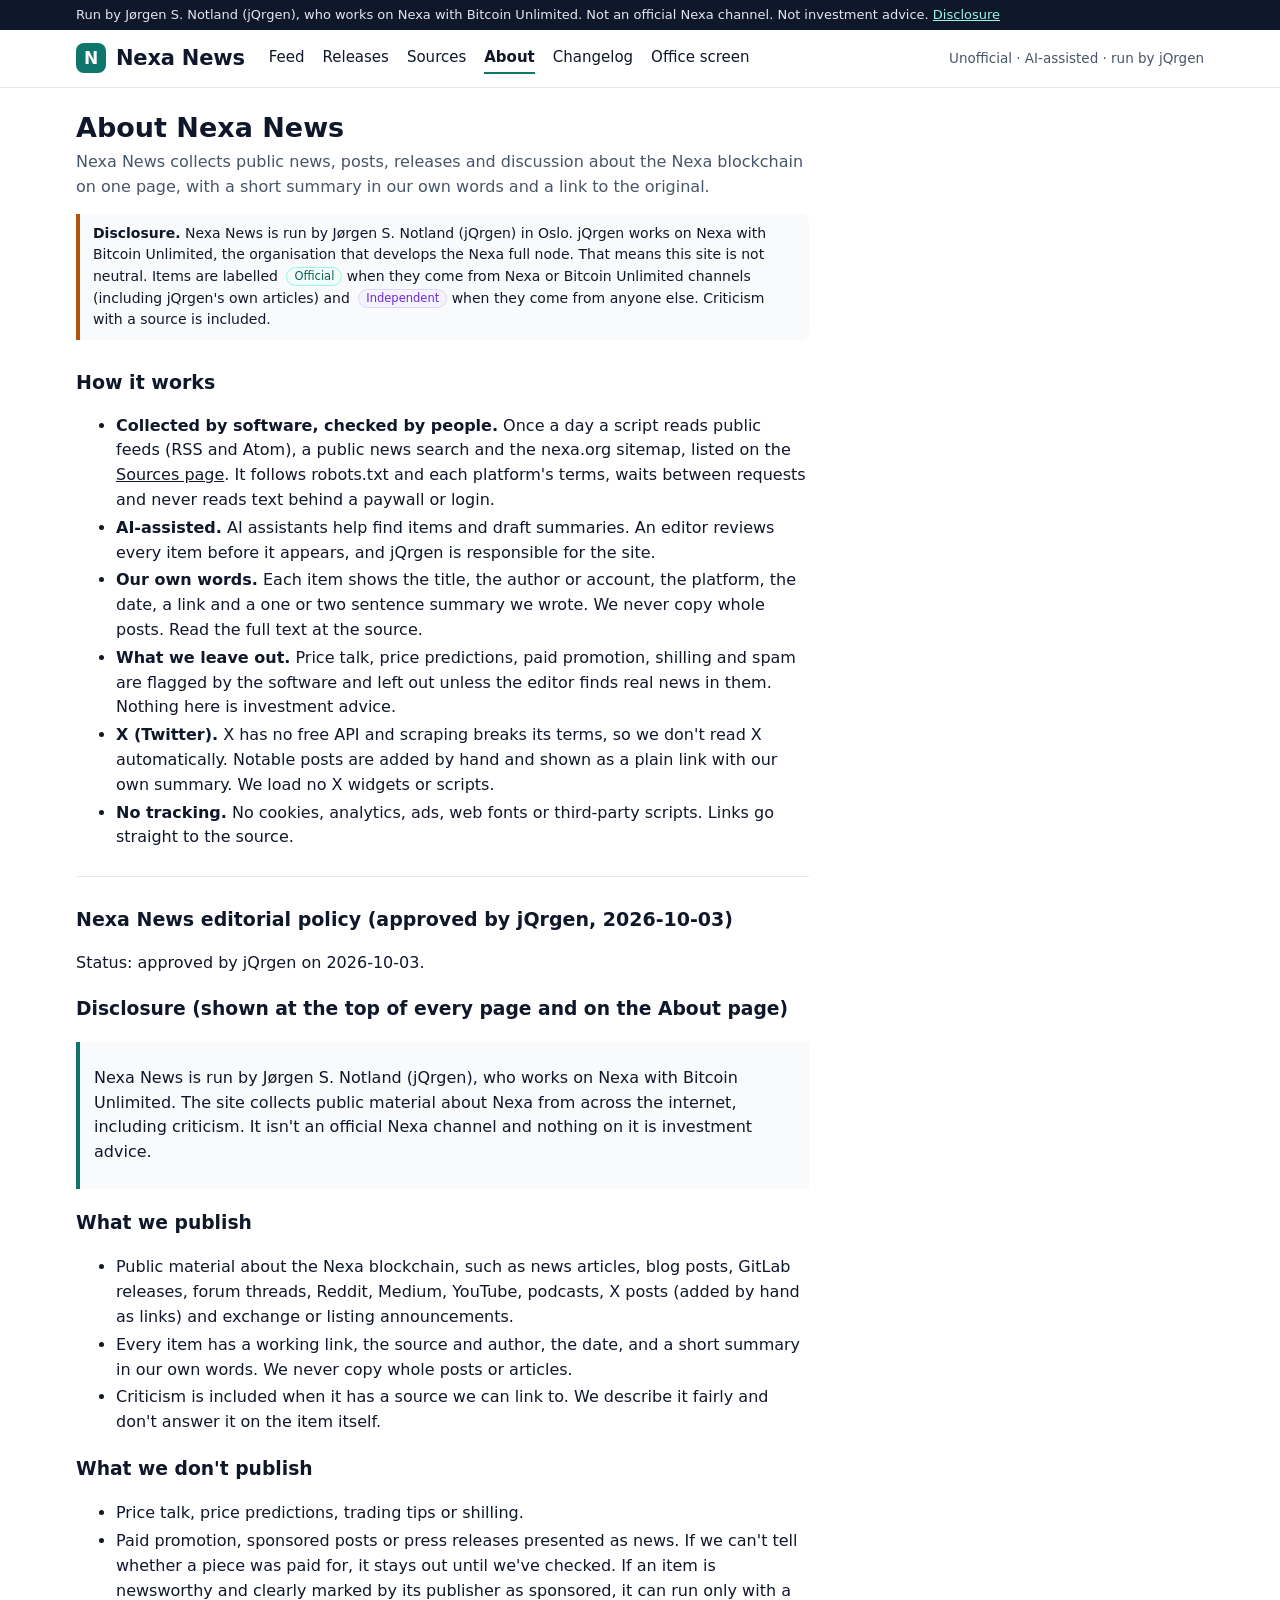
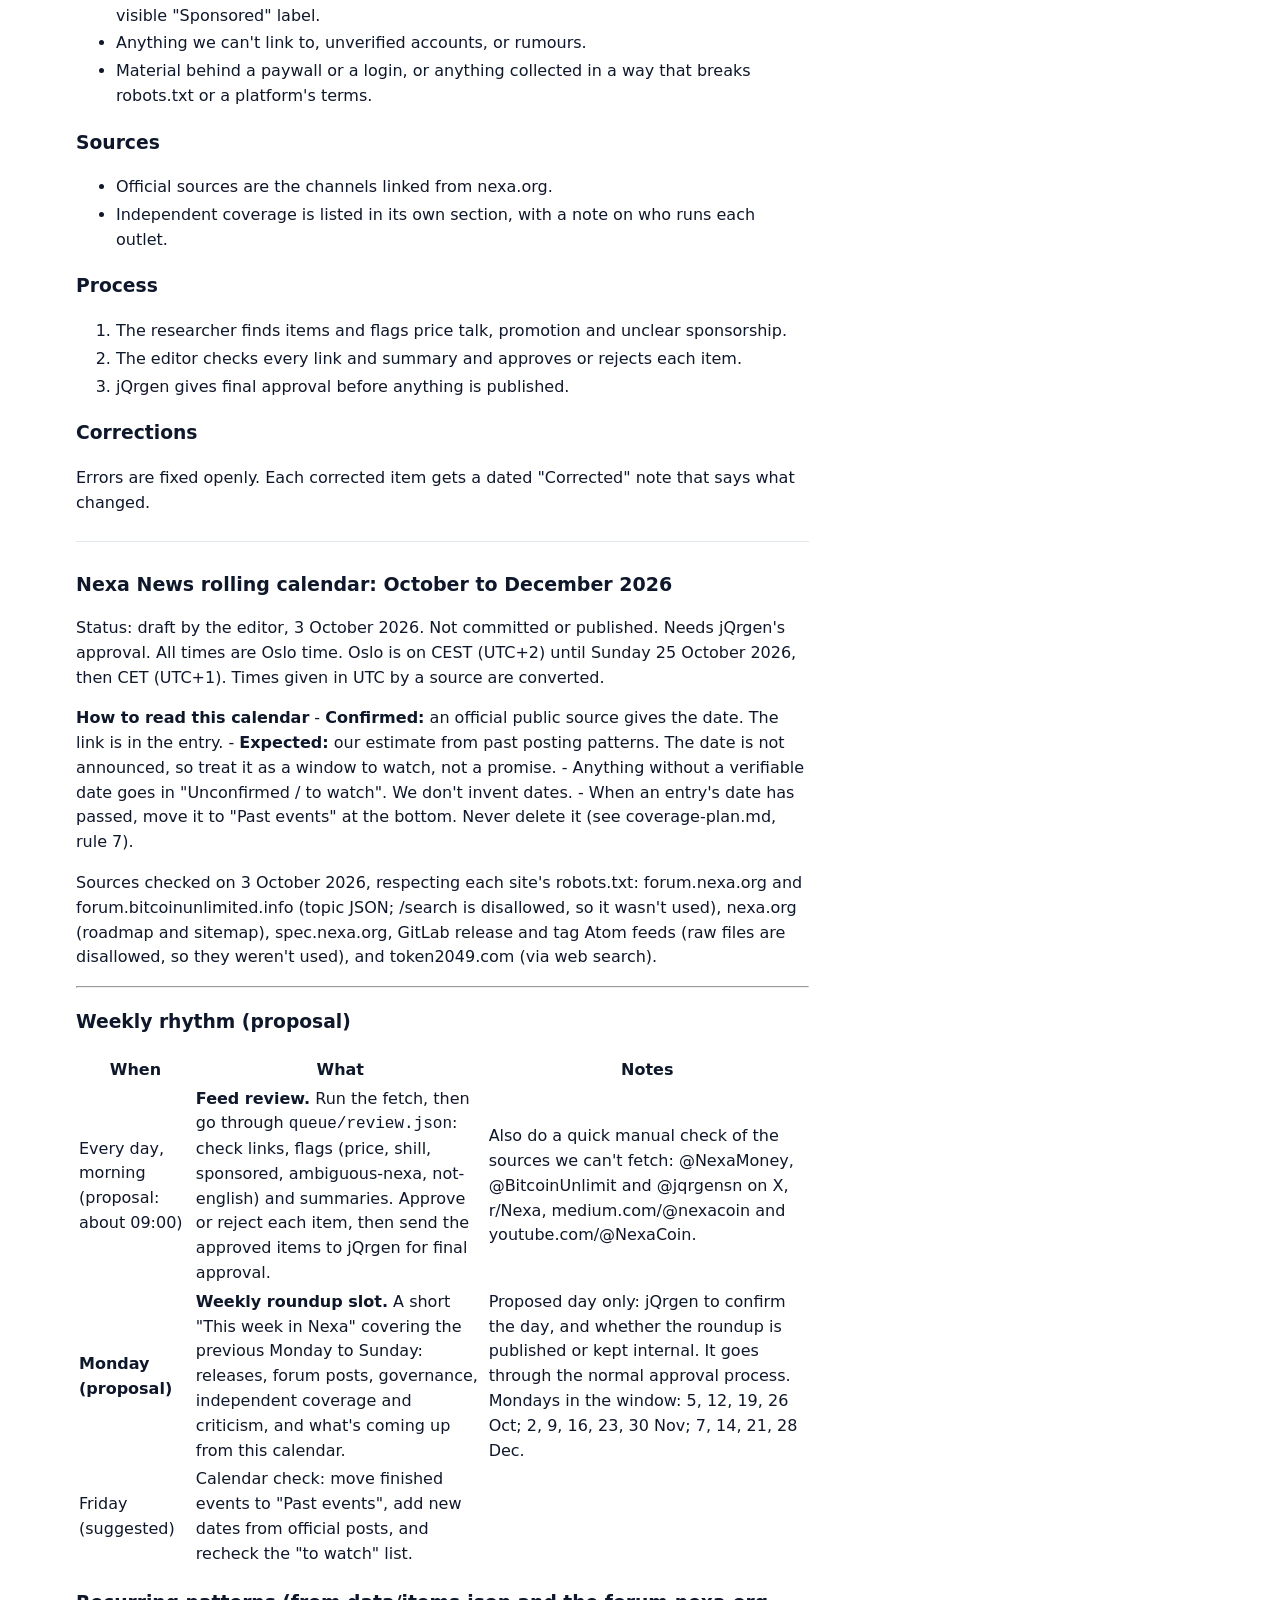
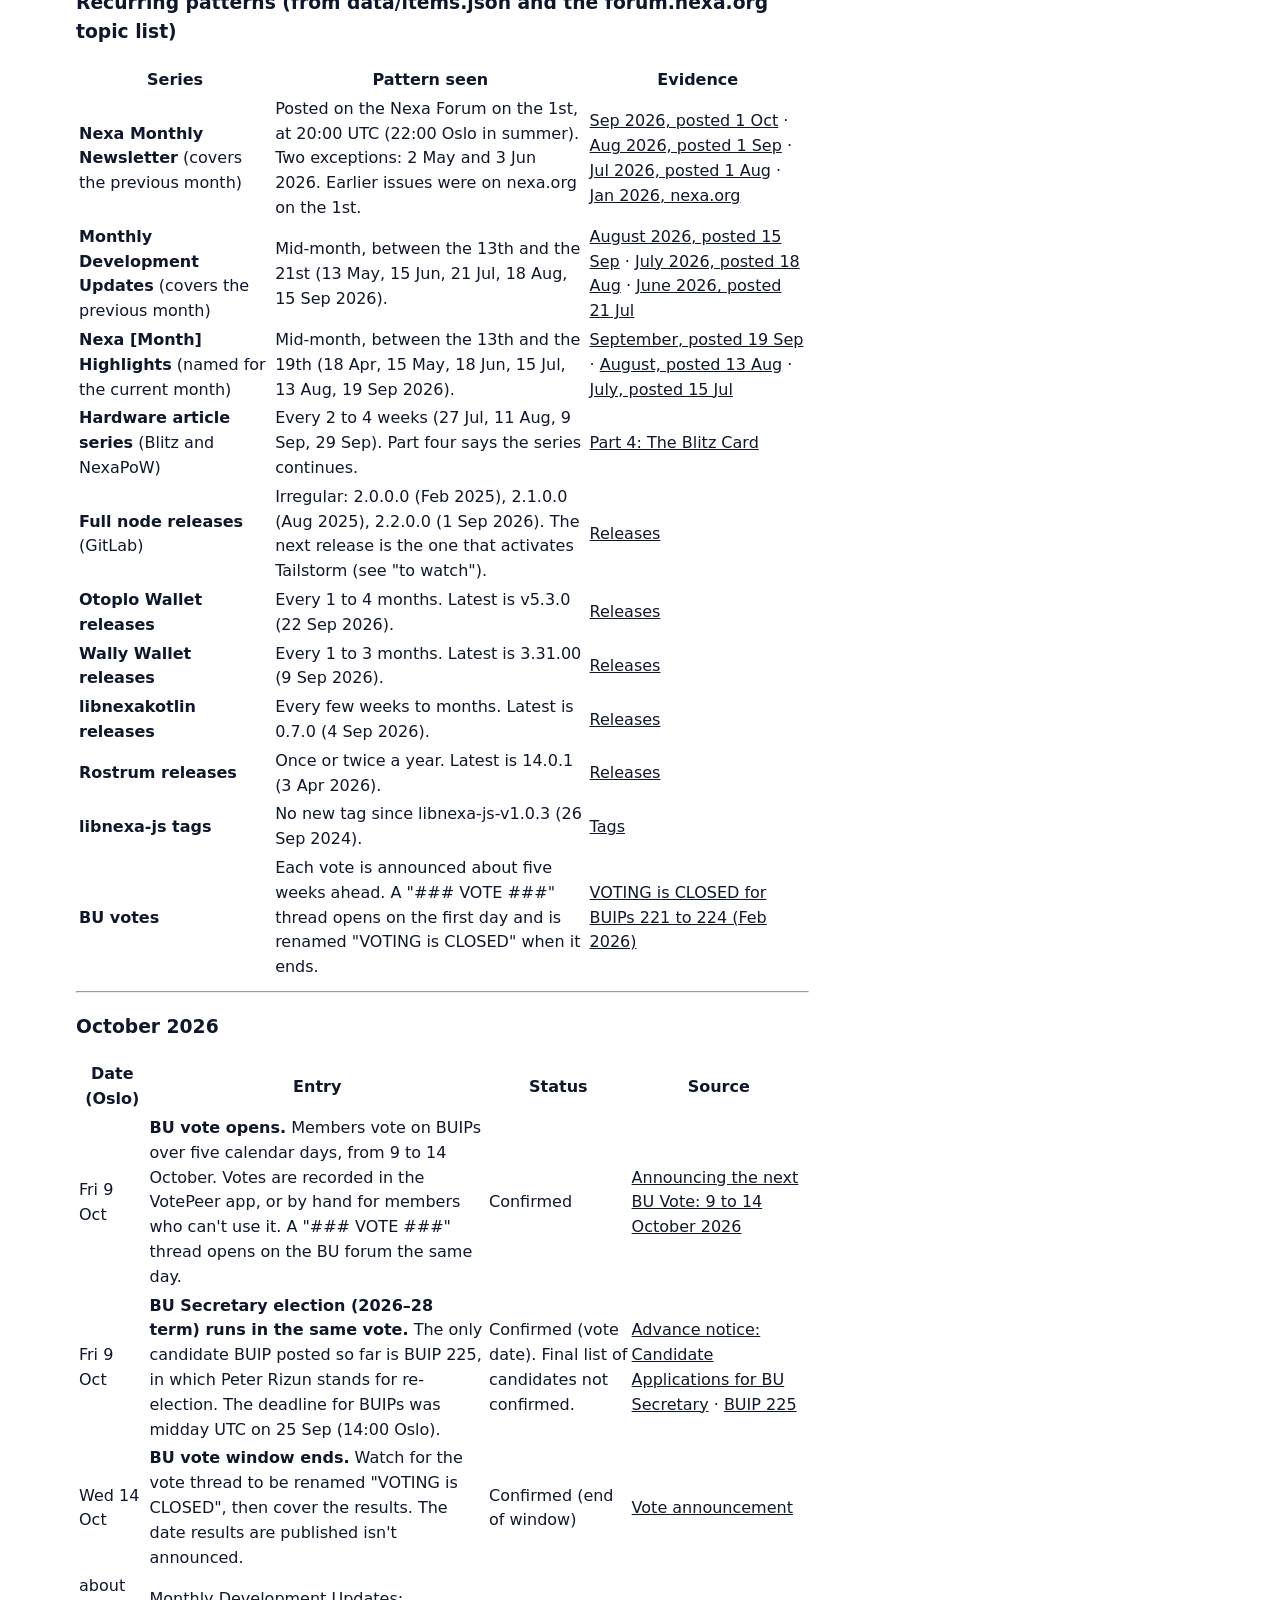
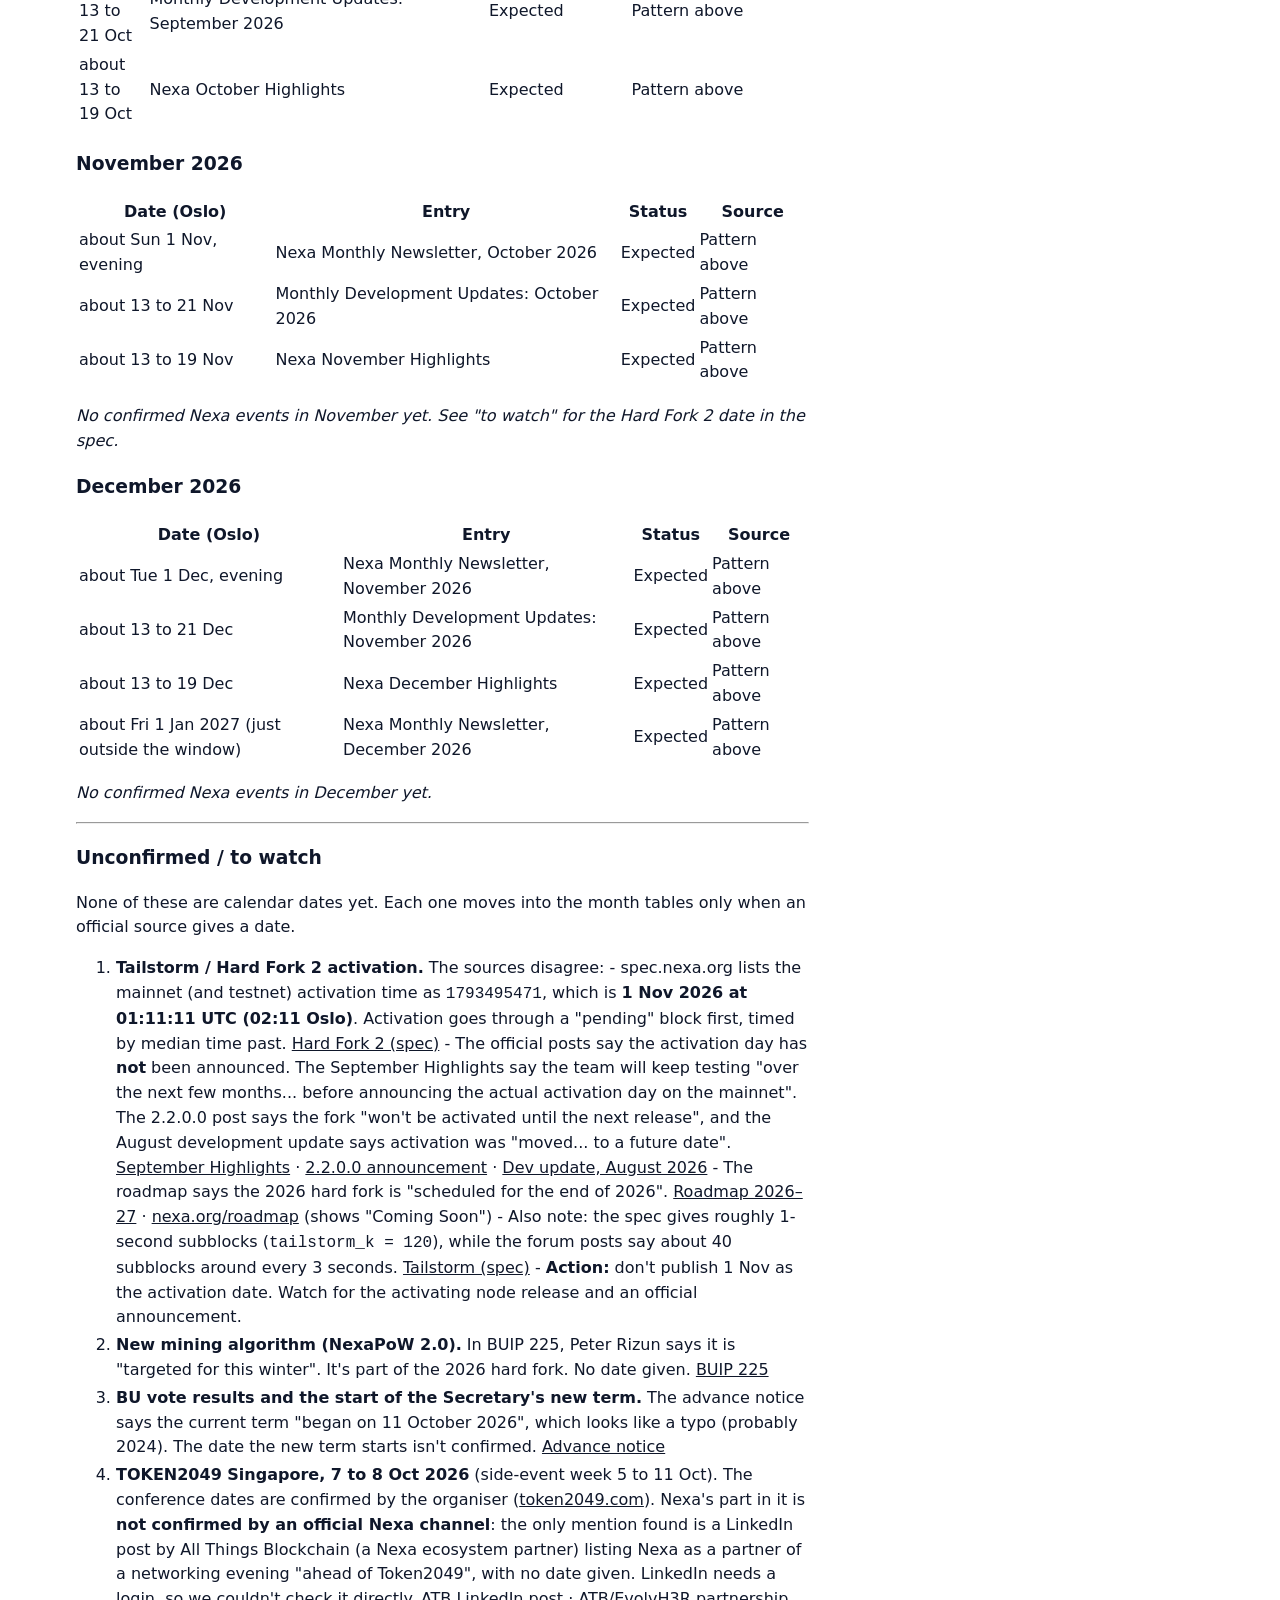
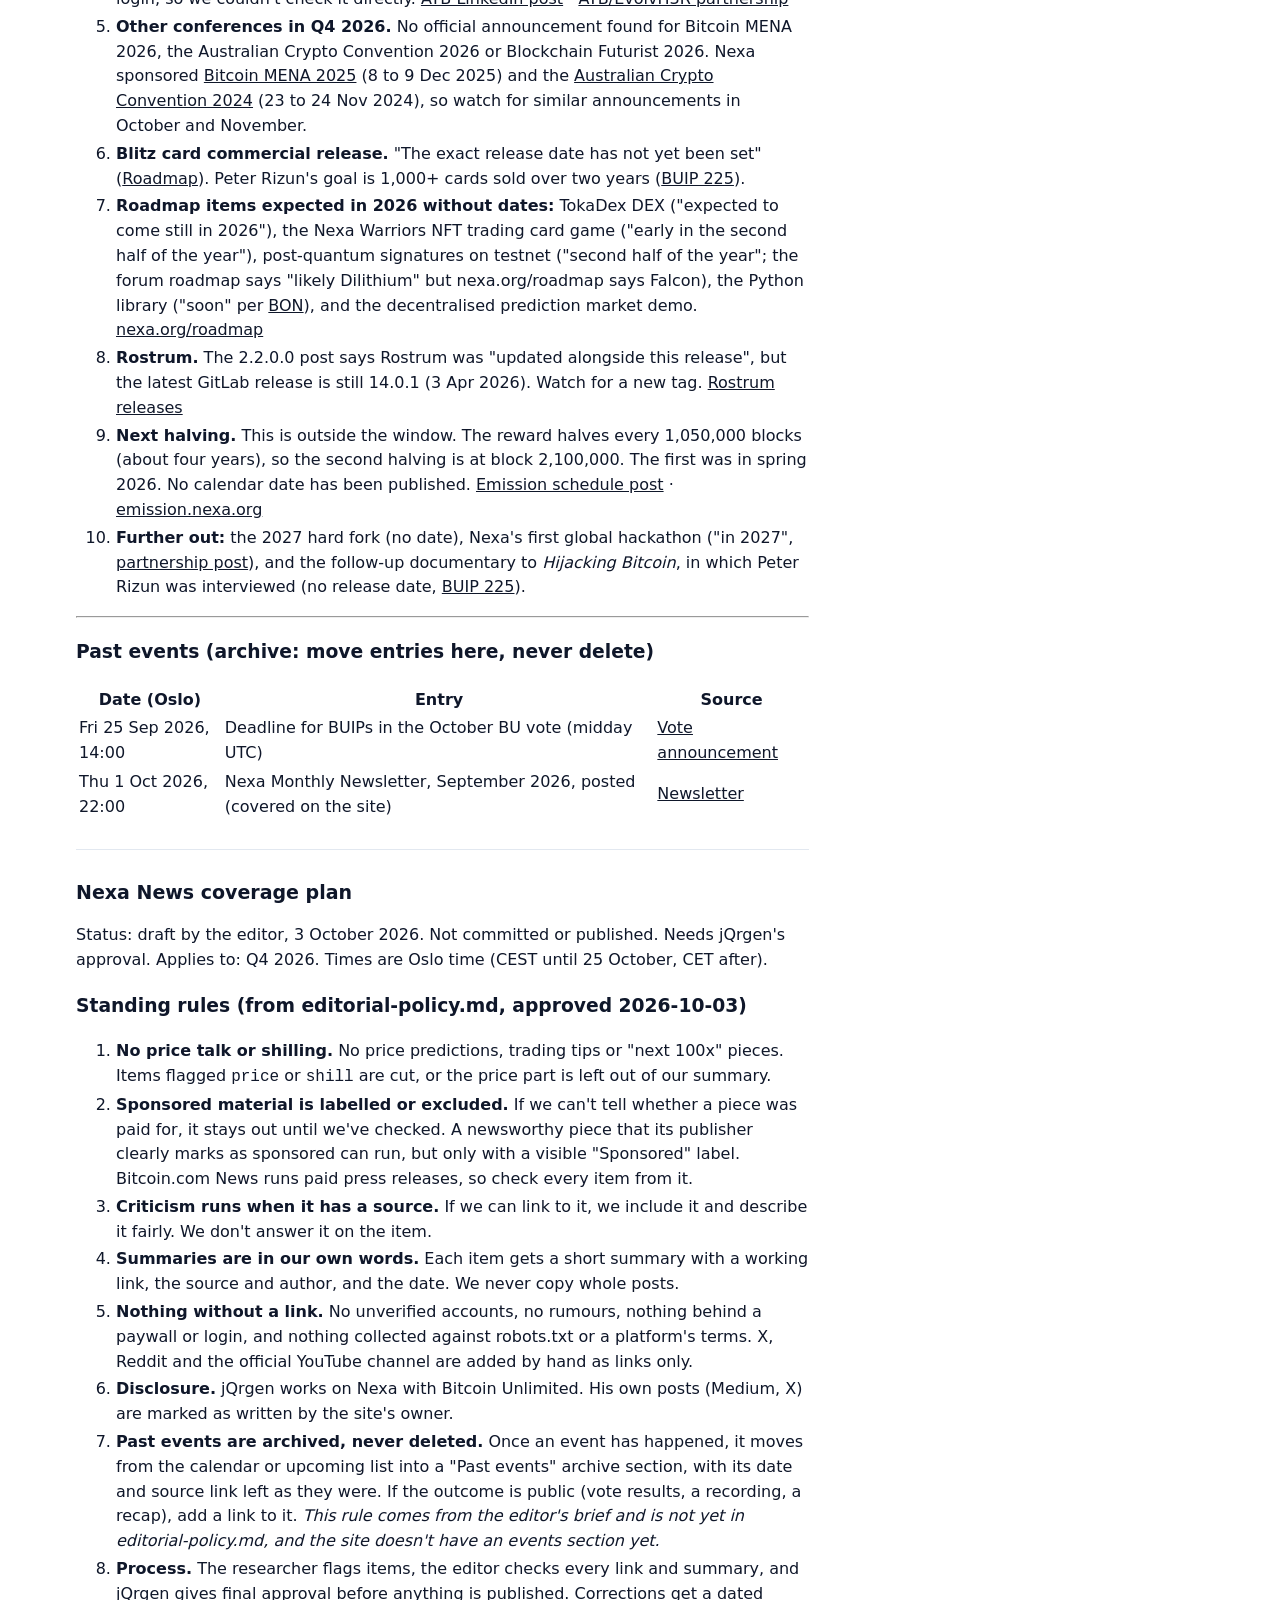
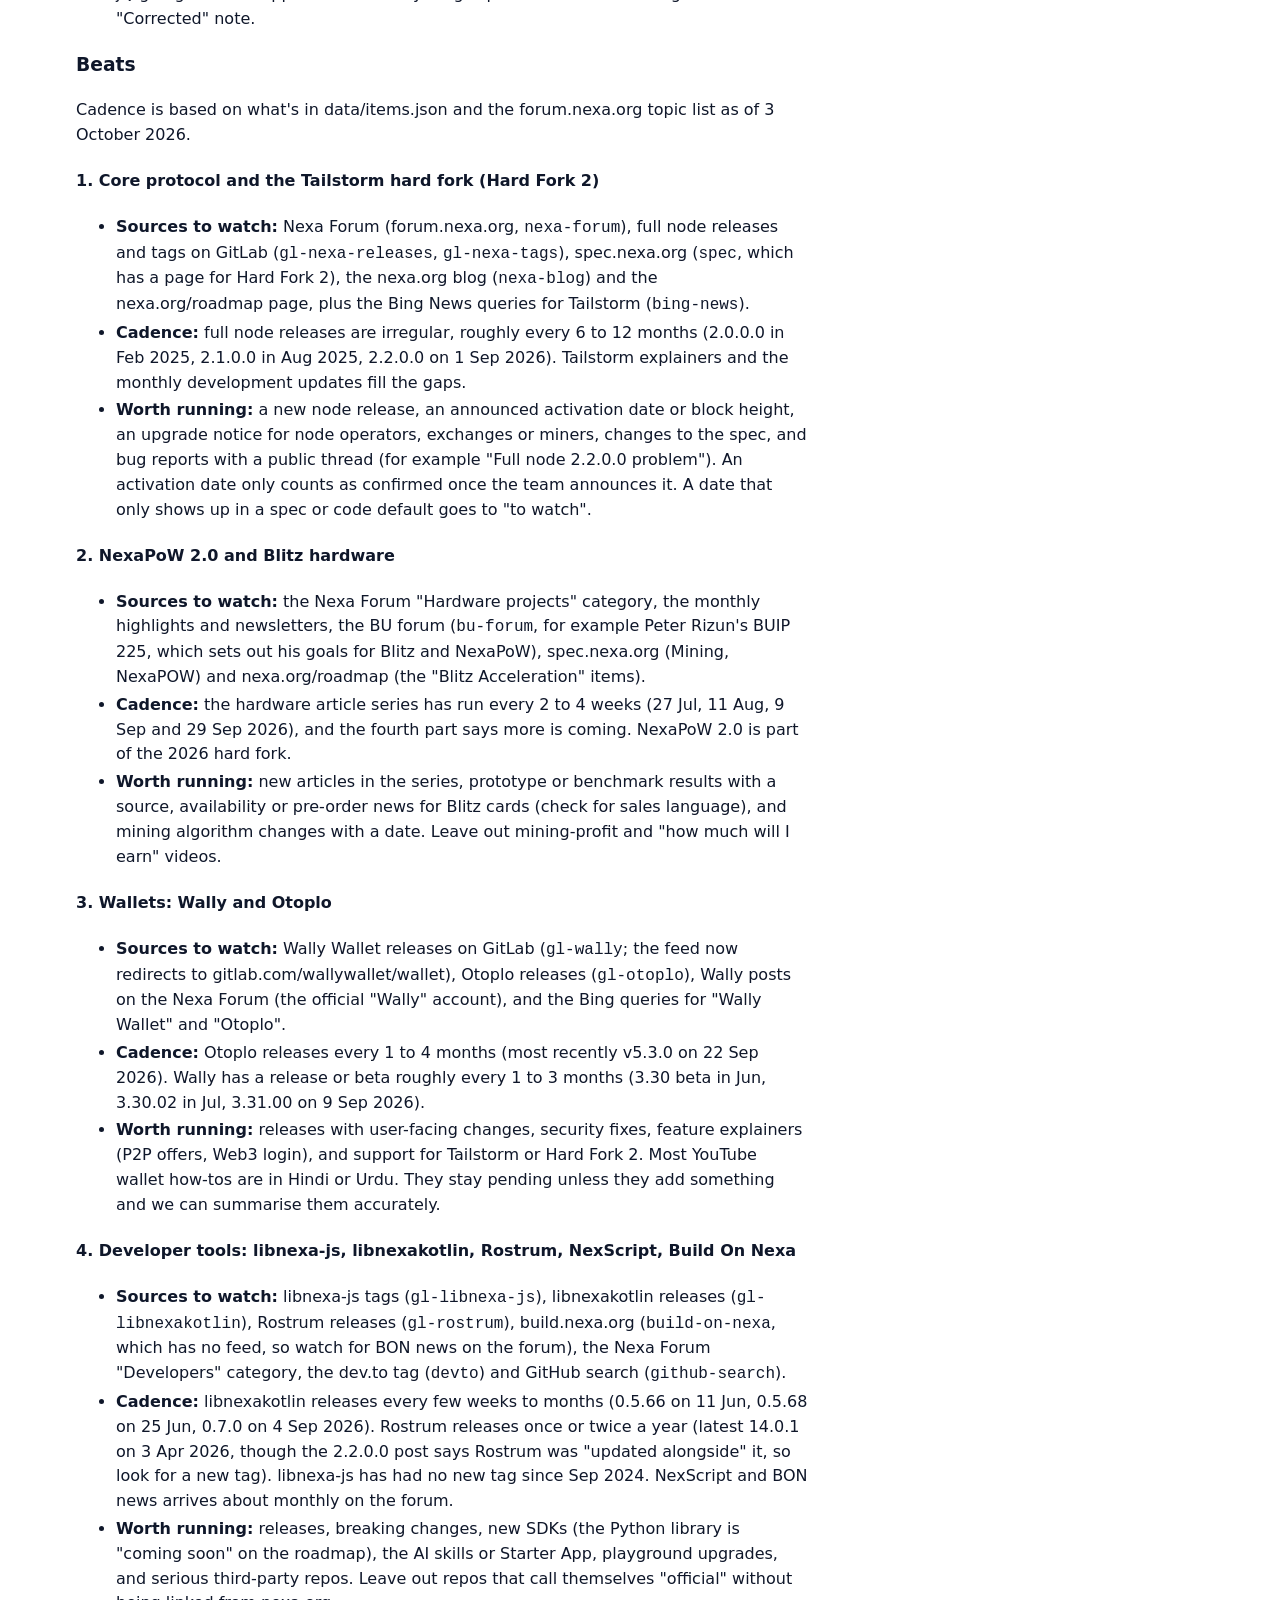
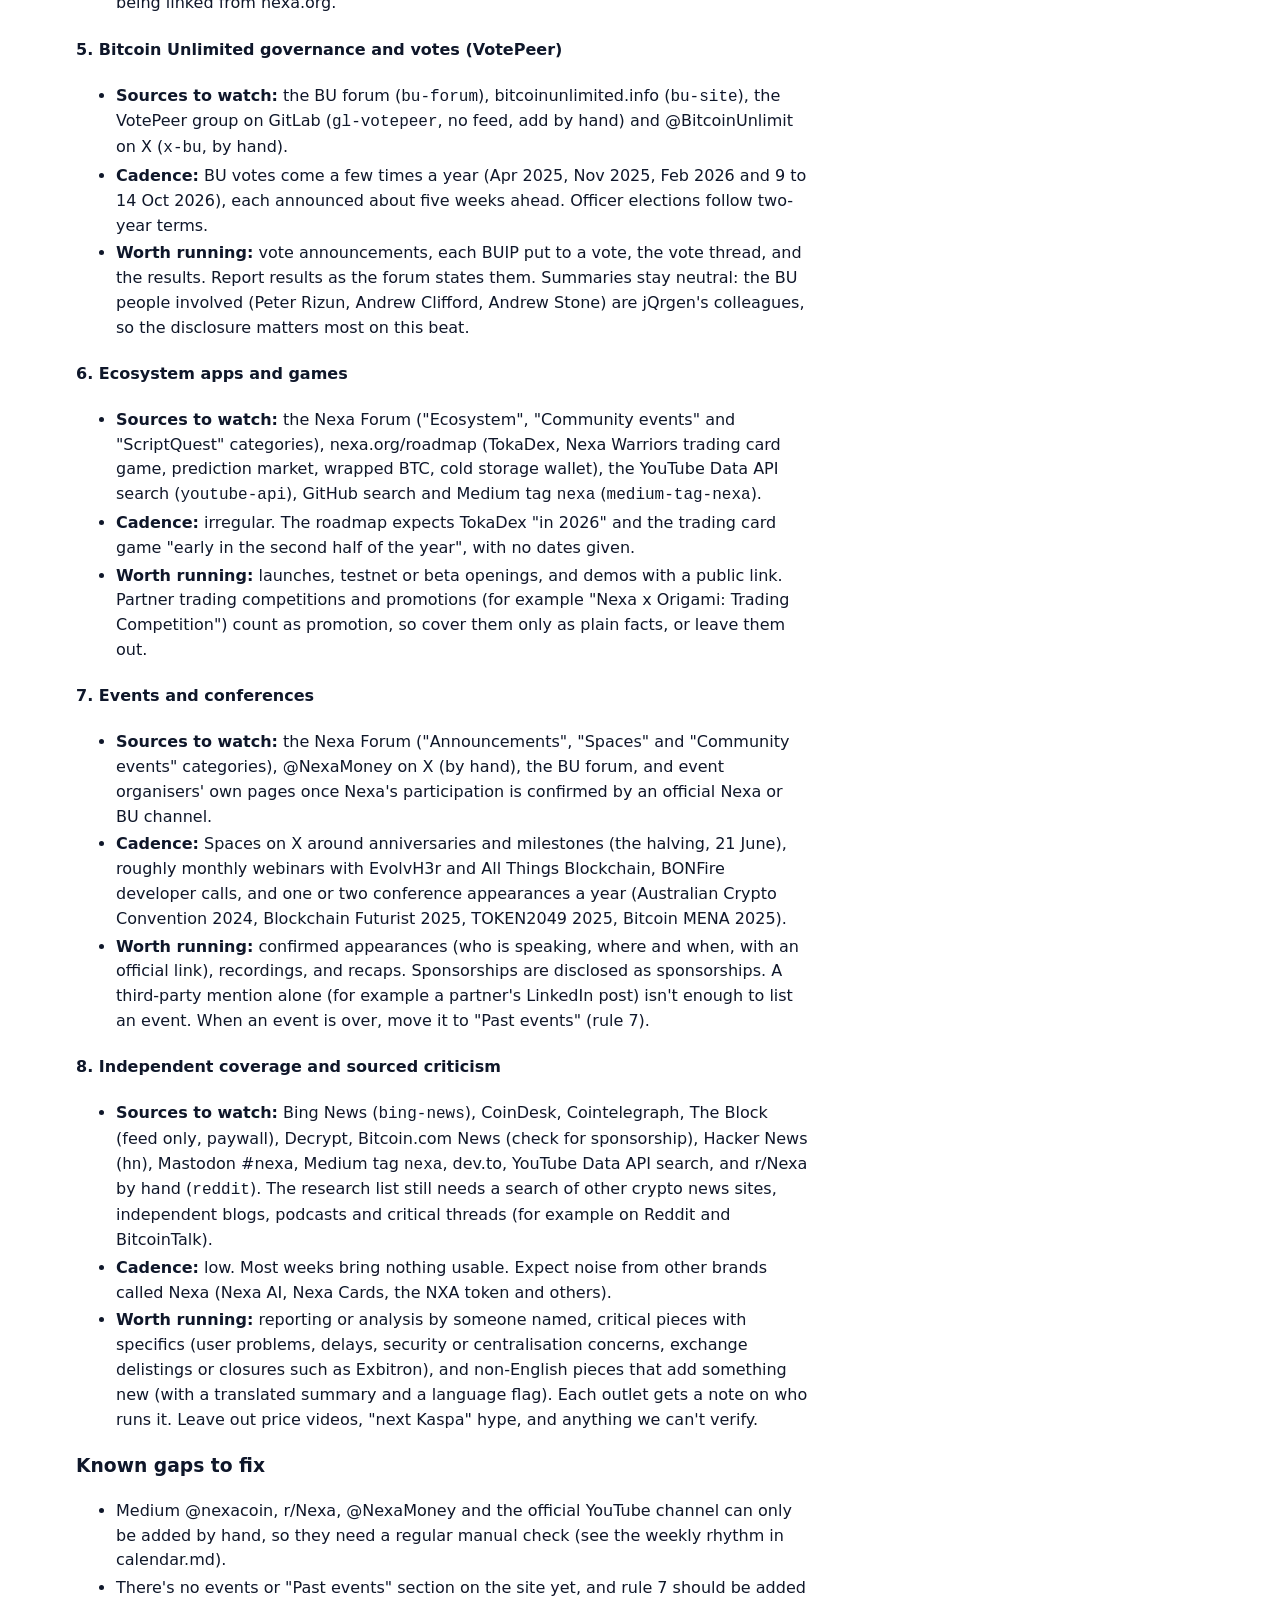
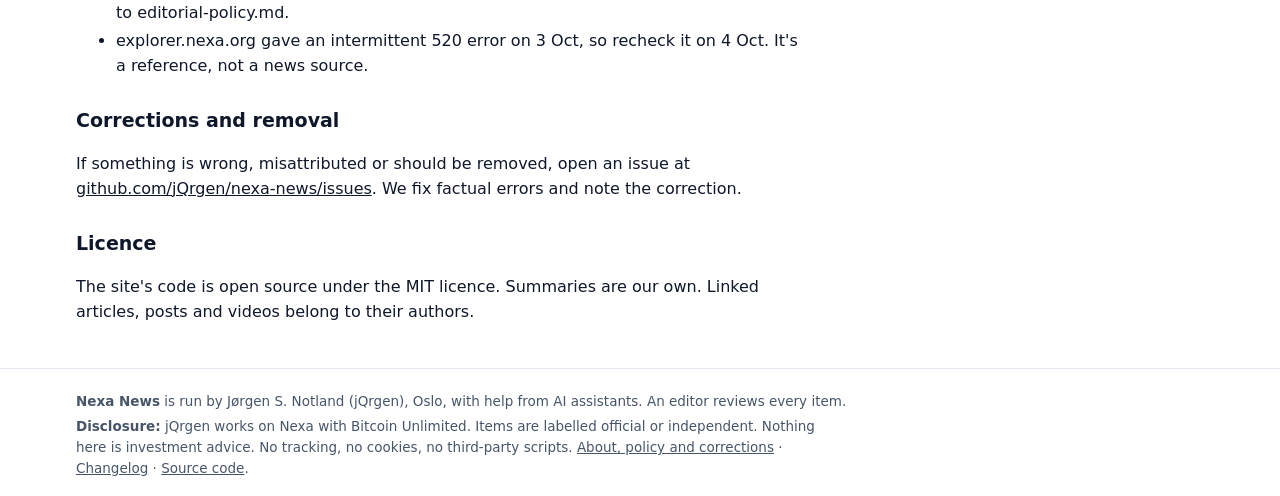
<file: about/index.html>
<!doctype html>
<html lang="en"><head><meta charset="utf-8"><meta name="viewport" content="width=device-width,initial-scale=1">
<title>About – Nexa News</title><meta name="description" content="Who runs Nexa News, the disclosure, the editorial policy, and how to ask for corrections.">
<meta name="referrer" content="strict-origin-when-cross-origin">
<link rel="icon" href="data:image/svg+xml,%3Csvg xmlns='http://www.w3.org/2000/svg' viewBox='0 0 32 32'%3E%3Crect width='32' height='32' rx='7' fill='%230f766e'/%3E%3Ctext x='16' y='23' font-size='20' text-anchor='middle' fill='white' font-family='sans-serif' font-weight='bold'%3EN%3C/text%3E%3C/svg%3E">
<link rel="stylesheet" href="../assets/style.css"></head>
<body><a class="skip" href="#main">Skip to content</a>
<div class="disclosure"><div class="wrap">Run by Jørgen S. Notland (jQrgen), who works on Nexa with Bitcoin Unlimited. Not an official Nexa channel. Not investment advice. <a href="../about/#disclosure">Disclosure</a></div></div>
<header class="site"><div class="wrap"><a class="brand" href="../"><span class="logo" aria-hidden="true">N</span>Nexa News</a>
<nav class="main" aria-label="Main"><a href="../">Feed</a><a href="../releases/">Releases</a><a href="../sources/">Sources</a><a href="../about/" aria-current=page>About</a><a href="../changelog/">Changelog</a><a href="../screen/">Office screen</a></nav><span class="tagline">Unofficial · AI-assisted · run by jQrgen</span></div></header>
<main id="main" class="wrap">
<h1>About Nexa News</h1>
<p class="lead">Nexa News collects public news, posts, releases and discussion about the Nexa blockchain on one page, with a short summary in our own words and a link to the original.</p>
<div class="prose">
<div class="notice warn" id="disclosure"><b>Disclosure.</b> Nexa News is run by Jørgen S. Notland (jQrgen) in Oslo. jQrgen works on Nexa with Bitcoin Unlimited, the organisation that develops the Nexa full node. That means this site is not neutral. Items are labelled <span class="badge off">Official</span> when they come from Nexa or Bitcoin Unlimited channels (including jQrgen's own articles) and <span class="badge ind">Independent</span> when they come from anyone else. Criticism with a source is included.</div>
<h2>How it works</h2>
<ul>
<li><b>Collected by software, checked by people.</b> Once a day a script reads public feeds (RSS and Atom), a public news search and the nexa.org sitemap, listed on the <a href="../sources/">Sources page</a>. It follows robots.txt and each platform's terms, waits between requests and never reads text behind a paywall or login.</li>
<li><b>AI-assisted.</b> AI assistants help find items and draft summaries. An editor reviews every item before it appears, and jQrgen is responsible for the site.</li>
<li><b>Our own words.</b> Each item shows the title, the author or account, the platform, the date, a link and a one or two sentence summary we wrote. We never copy whole posts. Read the full text at the source.</li>
<li><b>What we leave out.</b> Price talk, price predictions, paid promotion, shilling and spam are flagged by the software and left out unless the editor finds real news in them. Nothing here is investment advice.</li>
<li><b>X (Twitter).</b> X has no free API and scraping breaks its terms, so we don't read X automatically. Notable posts are added by hand and shown as a plain link with our own summary. We load no X widgets or scripts.</li>
<li><b>No tracking.</b> No cookies, analytics, ads, web fonts or third-party scripts. Links go straight to the source.</li>
</ul>
<section class="editor-doc" data-file="editorial-policy.md"><h2>Nexa News editorial policy (approved by jQrgen, 2026-10-03)</h2>
<p>Status: approved by jQrgen on 2026-10-03.</p>
<h3>Disclosure (shown at the top of every page and on the About page)</h3>
<blockquote>
<p>Nexa News is run by Jørgen S. Notland (jQrgen), who works on Nexa with Bitcoin Unlimited. The site collects public material about Nexa from across the internet, including criticism. It isn't an official Nexa channel and nothing on it is investment advice.</p>
</blockquote>
<h3>What we publish</h3>
<ul>
<li>Public material about the Nexa blockchain, such as news articles, blog posts, GitLab releases, forum threads, Reddit, Medium, YouTube, podcasts, X posts (added by hand as links) and exchange or listing announcements.</li>
<li>Every item has a working link, the source and author, the date, and a short summary in our own words. We never copy whole posts or articles.</li>
<li>Criticism is included when it has a source we can link to. We describe it fairly and don't answer it on the item itself.</li>
</ul>
<h3>What we don't publish</h3>
<ul>
<li>Price talk, price predictions, trading tips or shilling.</li>
<li>Paid promotion, sponsored posts or press releases presented as news. If we can't tell whether a piece was paid for, it stays out until we've checked. If an item is newsworthy and clearly marked by its publisher as sponsored, it can run only with a visible "Sponsored" label.</li>
<li>Anything we can't link to, unverified accounts, or rumours.</li>
<li>Material behind a paywall or a login, or anything collected in a way that breaks robots.txt or a platform's terms.</li>
</ul>
<h3>Sources</h3>
<ul>
<li>Official sources are the channels linked from nexa.org.</li>
<li>Independent coverage is listed in its own section, with a note on who runs each outlet.</li>
</ul>
<h3>Process</h3>
<ol>
<li>The researcher finds items and flags price talk, promotion and unclear sponsorship.</li>
<li>The editor checks every link and summary and approves or rejects each item.</li>
<li>jQrgen gives final approval before anything is published.</li>
</ol>
<h3>Corrections</h3>
<p>Errors are fixed openly. Each corrected item gets a dated "Corrected" note that says what changed.</p></section><section class="editor-doc" data-file="calendar.md"><h2>Nexa News rolling calendar: October to December 2026</h2>
<p>Status: draft by the editor, 3 October 2026. Not committed or published. Needs jQrgen's approval.
All times are Oslo time. Oslo is on CEST (UTC+2) until Sunday 25 October 2026, then CET (UTC+1). Times given in UTC by a source are converted.</p>
<p><strong>How to read this calendar</strong>
- <strong>Confirmed:</strong> an official public source gives the date. The link is in the entry.
- <strong>Expected:</strong> our estimate from past posting patterns. The date is not announced, so treat it as a window to watch, not a promise.
- Anything without a verifiable date goes in "Unconfirmed / to watch". We don't invent dates.
- When an entry's date has passed, move it to "Past events" at the bottom. Never delete it (see coverage-plan.md, rule 7).</p>
<p>Sources checked on 3 October 2026, respecting each site's robots.txt: forum.nexa.org and forum.bitcoinunlimited.info (topic JSON; /search is disallowed, so it wasn't used), nexa.org (roadmap and sitemap), spec.nexa.org, GitLab release and tag Atom feeds (raw files are disallowed, so they weren't used), and token2049.com (via web search).</p>
<hr />
<h3>Weekly rhythm (proposal)</h3>
<table>
<thead>
<tr>
<th>When</th>
<th>What</th>
<th>Notes</th>
</tr>
</thead>
<tbody>
<tr>
<td>Every day, morning (proposal: about 09:00)</td>
<td><strong>Feed review.</strong> Run the fetch, then go through <code>queue/review.json</code>: check links, flags (price, shill, sponsored, ambiguous-nexa, not-english) and summaries. Approve or reject each item, then send the approved items to jQrgen for final approval.</td>
<td>Also do a quick manual check of the sources we can't fetch: @NexaMoney, @BitcoinUnlimit and @jqrgensn on X, r/Nexa, medium.com/@nexacoin and youtube.com/@NexaCoin.</td>
</tr>
<tr>
<td><strong>Monday (proposal)</strong></td>
<td><strong>Weekly roundup slot.</strong> A short "This week in Nexa" covering the previous Monday to Sunday: releases, forum posts, governance, independent coverage and criticism, and what's coming up from this calendar.</td>
<td>Proposed day only: jQrgen to confirm the day, and whether the roundup is published or kept internal. It goes through the normal approval process. Mondays in the window: 5, 12, 19, 26 Oct; 2, 9, 16, 23, 30 Nov; 7, 14, 21, 28 Dec.</td>
</tr>
<tr>
<td>Friday (suggested)</td>
<td>Calendar check: move finished events to "Past events", add new dates from official posts, and recheck the "to watch" list.</td>
<td></td>
</tr>
</tbody>
</table>
<h3>Recurring patterns (from data/items.json and the forum.nexa.org topic list)</h3>
<table>
<thead>
<tr>
<th>Series</th>
<th>Pattern seen</th>
<th>Evidence</th>
</tr>
</thead>
<tbody>
<tr>
<td><strong>Nexa Monthly Newsletter</strong> (covers the previous month)</td>
<td>Posted on the Nexa Forum on the 1st, at 20:00 UTC (22:00 Oslo in summer). Two exceptions: 2 May and 3 Jun 2026. Earlier issues were on nexa.org on the 1st.</td>
<td><a href="https://forum.nexa.org/t/nexa-monthly-newsletter-september-2026-ahead-of-the-storm/1759">Sep 2026, posted 1 Oct</a> · <a href="https://forum.nexa.org/t/nexa-monthly-newsletter-august-2026-redesign-of-the-mining-puzzle/1740">Aug 2026, posted 1 Sep</a> · <a href="https://forum.nexa.org/t/nexa-monthly-newsletter-july-2026-hardware-acceleration/1728">Jul 2026, posted 1 Aug</a> · <a href="https://nexa.org/articles-database/newsletter-january-2026">Jan 2026, nexa.org</a></td>
</tr>
<tr>
<td><strong>Monthly Development Updates</strong> (covers the previous month)</td>
<td>Mid-month, between the 13th and the 21st (13 May, 15 Jun, 21 Jul, 18 Aug, 15 Sep 2026).</td>
<td><a href="https://forum.nexa.org/t/monthly-development-updates-august-2026/1751">August 2026, posted 15 Sep</a> · <a href="https://forum.nexa.org/t/monthly-development-updates-july-2026/1732">July 2026, posted 18 Aug</a> · <a href="https://forum.nexa.org/t/monthly-development-updates-june-2026/1721">June 2026, posted 21 Jul</a></td>
</tr>
<tr>
<td><strong>Nexa [Month] Highlights</strong> (named for the current month)</td>
<td>Mid-month, between the 13th and the 19th (18 Apr, 15 May, 18 Jun, 15 Jul, 13 Aug, 19 Sep 2026).</td>
<td><a href="https://forum.nexa.org/t/nexa-september-highlights-full-node-2-2-0-0-released/1752">September, posted 19 Sep</a> · <a href="https://forum.nexa.org/t/nexa-august-highlights-nexapow-2-0-introduced/1731">August, posted 13 Aug</a> · <a href="https://forum.nexa.org/t/nexa-july-highlights-a-layer-of-ownership/1713">July, posted 15 Jul</a></td>
</tr>
<tr>
<td><strong>Hardware article series</strong> (Blitz and NexaPoW)</td>
<td>Every 2 to 4 weeks (27 Jul, 11 Aug, 9 Sep, 29 Sep). Part four says the series continues.</td>
<td><a href="https://forum.nexa.org/t/hardware-acceleration-the-blitz-card/1758">Part 4: The Blitz Card</a></td>
</tr>
<tr>
<td><strong>Full node releases</strong> (GitLab)</td>
<td>Irregular: 2.0.0.0 (Feb 2025), 2.1.0.0 (Aug 2025), 2.2.0.0 (1 Sep 2026). The next release is the one that activates Tailstorm (see "to watch").</td>
<td><a href="https://gitlab.com/nexa/nexa/-/releases">Releases</a></td>
</tr>
<tr>
<td><strong>Otoplo Wallet releases</strong></td>
<td>Every 1 to 4 months. Latest is v5.3.0 (22 Sep 2026).</td>
<td><a href="https://gitlab.com/nexa/otoplo/otoplo-wallet/-/releases">Releases</a></td>
</tr>
<tr>
<td><strong>Wally Wallet releases</strong></td>
<td>Every 1 to 3 months. Latest is 3.31.00 (9 Sep 2026).</td>
<td><a href="https://gitlab.com/wallywallet/wallet/-/releases">Releases</a></td>
</tr>
<tr>
<td><strong>libnexakotlin releases</strong></td>
<td>Every few weeks to months. Latest is 0.7.0 (4 Sep 2026).</td>
<td><a href="https://gitlab.com/nexa/libnexakotlin/-/releases">Releases</a></td>
</tr>
<tr>
<td><strong>Rostrum releases</strong></td>
<td>Once or twice a year. Latest is 14.0.1 (3 Apr 2026).</td>
<td><a href="https://gitlab.com/nexa/rostrum/-/releases">Releases</a></td>
</tr>
<tr>
<td><strong>libnexa-js tags</strong></td>
<td>No new tag since libnexa-js-v1.0.3 (26 Sep 2024).</td>
<td><a href="https://gitlab.com/nexa/libnexa-js/-/tags">Tags</a></td>
</tr>
<tr>
<td><strong>BU votes</strong></td>
<td>Each vote is announced about five weeks ahead. A "### VOTE ###" thread opens on the first day and is renamed "VOTING is CLOSED" when it ends.</td>
<td><a href="https://forum.bitcoinunlimited.info/t/voting-is-closed-for-buips-221-to-224/654">VOTING is CLOSED for BUIPs 221 to 224 (Feb 2026)</a></td>
</tr>
</tbody>
</table>
<hr />
<h3>October 2026</h3>
<table>
<thead>
<tr>
<th>Date (Oslo)</th>
<th>Entry</th>
<th>Status</th>
<th>Source</th>
</tr>
</thead>
<tbody>
<tr>
<td>Fri 9 Oct</td>
<td><strong>BU vote opens.</strong> Members vote on BUIPs over five calendar days, from 9 to 14 October. Votes are recorded in the VotePeer app, or by hand for members who can't use it. A "### VOTE ###" thread opens on the BU forum the same day.</td>
<td>Confirmed</td>
<td><a href="https://forum.bitcoinunlimited.info/t/announcing-the-next-bu-vote-9-to-14-october-2026/665">Announcing the next BU Vote: 9 to 14 October 2026</a></td>
</tr>
<tr>
<td>Fri 9 Oct</td>
<td><strong>BU Secretary election (2026–28 term) runs in the same vote.</strong> The only candidate BUIP posted so far is BUIP 225, in which Peter Rizun stands for re-election. The deadline for BUIPs was midday UTC on 25 Sep (14:00 Oslo).</td>
<td>Confirmed (vote date). Final list of candidates not confirmed.</td>
<td><a href="https://forum.bitcoinunlimited.info/t/advance-notice-candidate-applications-for-bu-secretary-oct-2026-28/664">Advance notice: Candidate Applications for BU Secretary</a> · <a href="https://forum.bitcoinunlimited.info/t/buip-225-re-elect-peter-r-for-bitcoin-unlimited-secretary/666">BUIP 225</a></td>
</tr>
<tr>
<td>Wed 14 Oct</td>
<td><strong>BU vote window ends.</strong> Watch for the vote thread to be renamed "VOTING is CLOSED", then cover the results. The date results are published isn't announced.</td>
<td>Confirmed (end of window)</td>
<td><a href="https://forum.bitcoinunlimited.info/t/announcing-the-next-bu-vote-9-to-14-october-2026/665">Vote announcement</a></td>
</tr>
<tr>
<td>about 13 to 21 Oct</td>
<td>Monthly Development Updates: September 2026</td>
<td>Expected</td>
<td>Pattern above</td>
</tr>
<tr>
<td>about 13 to 19 Oct</td>
<td>Nexa October Highlights</td>
<td>Expected</td>
<td>Pattern above</td>
</tr>
</tbody>
</table>
<h3>November 2026</h3>
<table>
<thead>
<tr>
<th>Date (Oslo)</th>
<th>Entry</th>
<th>Status</th>
<th>Source</th>
</tr>
</thead>
<tbody>
<tr>
<td>about Sun 1 Nov, evening</td>
<td>Nexa Monthly Newsletter, October 2026</td>
<td>Expected</td>
<td>Pattern above</td>
</tr>
<tr>
<td>about 13 to 21 Nov</td>
<td>Monthly Development Updates: October 2026</td>
<td>Expected</td>
<td>Pattern above</td>
</tr>
<tr>
<td>about 13 to 19 Nov</td>
<td>Nexa November Highlights</td>
<td>Expected</td>
<td>Pattern above</td>
</tr>
</tbody>
</table>
<p><em>No confirmed Nexa events in November yet. See "to watch" for the Hard Fork 2 date in the spec.</em></p>
<h3>December 2026</h3>
<table>
<thead>
<tr>
<th>Date (Oslo)</th>
<th>Entry</th>
<th>Status</th>
<th>Source</th>
</tr>
</thead>
<tbody>
<tr>
<td>about Tue 1 Dec, evening</td>
<td>Nexa Monthly Newsletter, November 2026</td>
<td>Expected</td>
<td>Pattern above</td>
</tr>
<tr>
<td>about 13 to 21 Dec</td>
<td>Monthly Development Updates: November 2026</td>
<td>Expected</td>
<td>Pattern above</td>
</tr>
<tr>
<td>about 13 to 19 Dec</td>
<td>Nexa December Highlights</td>
<td>Expected</td>
<td>Pattern above</td>
</tr>
<tr>
<td>about Fri 1 Jan 2027 (just outside the window)</td>
<td>Nexa Monthly Newsletter, December 2026</td>
<td>Expected</td>
<td>Pattern above</td>
</tr>
</tbody>
</table>
<p><em>No confirmed Nexa events in December yet.</em></p>
<hr />
<h3>Unconfirmed / to watch</h3>
<p>None of these are calendar dates yet. Each one moves into the month tables only when an official source gives a date.</p>
<ol>
<li><strong>Tailstorm / Hard Fork 2 activation.</strong> The sources disagree:
   - spec.nexa.org lists the mainnet (and testnet) activation time as <code>1793495471</code>, which is <strong>1 Nov 2026 at 01:11:11 UTC (02:11 Oslo)</strong>. Activation goes through a "pending" block first, timed by median time past. <a href="https://spec.nexa.org/upgrades/hard-fork-2/">Hard Fork 2 (spec)</a>
   - The official posts say the activation day has <strong>not</strong> been announced. The September Highlights say the team will keep testing "over the next few months... before announcing the actual activation day on the mainnet". The 2.2.0.0 post says the fork "won't be activated until the next release", and the August development update says activation was "moved... to a future date". <a href="https://forum.nexa.org/t/nexa-september-highlights-full-node-2-2-0-0-released/1752">September Highlights</a> · <a href="https://forum.nexa.org/t/nexa-full-node-2-2-0-0-the-final-checkpoint-before-the-tailstorm/1742">2.2.0.0 announcement</a> · <a href="https://forum.nexa.org/t/monthly-development-updates-august-2026/1751">Dev update, August 2026</a>
   - The roadmap says the 2026 hard fork is "scheduled for the end of 2026". <a href="https://forum.nexa.org/t/nexa-development-roadmap-2026-27/1655">Roadmap 2026–27</a> · <a href="https://nexa.org/roadmap">nexa.org/roadmap</a> (shows "Coming Soon")
   - Also note: the spec gives roughly 1-second subblocks (<code>tailstorm_k = 120</code>), while the forum posts say about 40 subblocks around every 3 seconds. <a href="https://spec.nexa.org/blocks/tailstorm/">Tailstorm (spec)</a>
   - <strong>Action:</strong> don't publish 1 Nov as the activation date. Watch for the activating node release and an official announcement.</li>
<li><strong>New mining algorithm (NexaPoW 2.0).</strong> In BUIP 225, Peter Rizun says it is "targeted for this winter". It's part of the 2026 hard fork. No date given. <a href="https://forum.bitcoinunlimited.info/t/buip-225-re-elect-peter-r-for-bitcoin-unlimited-secretary/666">BUIP 225</a></li>
<li><strong>BU vote results and the start of the Secretary's new term.</strong> The advance notice says the current term "began on 11 October 2026", which looks like a typo (probably 2024). The date the new term starts isn't confirmed. <a href="https://forum.bitcoinunlimited.info/t/advance-notice-candidate-applications-for-bu-secretary-oct-2026-28/664">Advance notice</a></li>
<li><strong>TOKEN2049 Singapore, 7 to 8 Oct 2026</strong> (side-event week 5 to 11 Oct). The conference dates are confirmed by the organiser (<a href="https://www.token2049.com/singapore">token2049.com</a>). Nexa's part in it is <strong>not confirmed by an official Nexa channel</strong>: the only mention found is a LinkedIn post by All Things Blockchain (a Nexa ecosystem partner) listing Nexa as a partner of a networking evening "ahead of Token2049", with no date given. LinkedIn needs a login, so we couldn't check it directly. <a href="https://www.linkedin.com/posts/atb-blockchain_web3-token2049-blockchain-activity-7505415337308225536-AkZk">ATB LinkedIn post</a> · <a href="https://forum.nexa.org/t/new-ecosystem-partnership-announcement-and-other-news/1650">ATB/EvolvH3R partnership</a></li>
<li><strong>Other conferences in Q4 2026.</strong> No official announcement found for Bitcoin MENA 2026, the Australian Crypto Convention 2026 or Blockchain Futurist 2026. Nexa sponsored <a href="https://forum.nexa.org/t/nexa-sponsors-bitcoin-mena-2025/1617">Bitcoin MENA 2025</a> (8 to 9 Dec 2025) and the <a href="https://forum.nexa.org/t/australian-crypto-convention-2024-with-nexa-at-the-forefront/444">Australian Crypto Convention 2024</a> (23 to 24 Nov 2024), so watch for similar announcements in October and November.</li>
<li><strong>Blitz card commercial release.</strong> "The exact release date has not yet been set" (<a href="https://forum.nexa.org/t/nexa-development-roadmap-2026-27/1655">Roadmap</a>). Peter Rizun's goal is 1,000+ cards sold over two years (<a href="https://forum.bitcoinunlimited.info/t/buip-225-re-elect-peter-r-for-bitcoin-unlimited-secretary/666">BUIP 225</a>).</li>
<li><strong>Roadmap items expected in 2026 without dates:</strong> TokaDex DEX ("expected to come still in 2026"), the Nexa Warriors NFT trading card game ("early in the second half of the year"), post-quantum signatures on testnet ("second half of the year"; the forum roadmap says "likely Dilithium" but nexa.org/roadmap says Falcon), the Python library ("soon" per <a href="https://forum.nexa.org/t/build-on-nexa-start-building-today/1755">BON</a>), and the decentralised prediction market demo. <a href="https://nexa.org/roadmap">nexa.org/roadmap</a></li>
<li><strong>Rostrum.</strong> The 2.2.0.0 post says Rostrum was "updated alongside this release", but the latest GitLab release is still 14.0.1 (3 Apr 2026). Watch for a new tag. <a href="https://gitlab.com/nexa/rostrum/-/releases">Rostrum releases</a></li>
<li><strong>Next halving.</strong> This is outside the window. The reward halves every 1,050,000 blocks (about four years), so the second halving is at block 2,100,000. The first was in spring 2026. No calendar date has been published. <a href="https://forum.nexa.org/t/nexa-emission-schedule-the-journey-to-21-trillion-nexa/1706">Emission schedule post</a> · <a href="https://emission.nexa.org/">emission.nexa.org</a></li>
<li><strong>Further out:</strong> the 2027 hard fork (no date), Nexa's first global hackathon ("in 2027", <a href="https://forum.nexa.org/t/new-ecosystem-partnership-announcement-and-other-news/1650">partnership post</a>), and the follow-up documentary to <em>Hijacking Bitcoin</em>, in which Peter Rizun was interviewed (no release date, <a href="https://forum.bitcoinunlimited.info/t/buip-225-re-elect-peter-r-for-bitcoin-unlimited-secretary/666">BUIP 225</a>).</li>
</ol>
<hr />
<h3>Past events (archive: move entries here, never delete)</h3>
<table>
<thead>
<tr>
<th>Date (Oslo)</th>
<th>Entry</th>
<th>Source</th>
</tr>
</thead>
<tbody>
<tr>
<td>Fri 25 Sep 2026, 14:00</td>
<td>Deadline for BUIPs in the October BU vote (midday UTC)</td>
<td><a href="https://forum.bitcoinunlimited.info/t/announcing-the-next-bu-vote-9-to-14-october-2026/665">Vote announcement</a></td>
</tr>
<tr>
<td>Thu 1 Oct 2026, 22:00</td>
<td>Nexa Monthly Newsletter, September 2026, posted (covered on the site)</td>
<td><a href="https://forum.nexa.org/t/nexa-monthly-newsletter-september-2026-ahead-of-the-storm/1759">Newsletter</a></td>
</tr>
</tbody>
</table></section><section class="editor-doc" data-file="coverage-plan.md"><h2>Nexa News coverage plan</h2>
<p>Status: draft by the editor, 3 October 2026. Not committed or published. Needs jQrgen's approval.
Applies to: Q4 2026. Times are Oslo time (CEST until 25 October, CET after).</p>
<h3>Standing rules (from editorial-policy.md, approved 2026-10-03)</h3>
<ol>
<li><strong>No price talk or shilling.</strong> No price predictions, trading tips or "next 100x" pieces. Items flagged <code>price</code> or <code>shill</code> are cut, or the price part is left out of our summary.</li>
<li><strong>Sponsored material is labelled or excluded.</strong> If we can't tell whether a piece was paid for, it stays out until we've checked. A newsworthy piece that its publisher clearly marks as sponsored can run, but only with a visible "Sponsored" label. Bitcoin.com News runs paid press releases, so check every item from it.</li>
<li><strong>Criticism runs when it has a source.</strong> If we can link to it, we include it and describe it fairly. We don't answer it on the item.</li>
<li><strong>Summaries are in our own words.</strong> Each item gets a short summary with a working link, the source and author, and the date. We never copy whole posts.</li>
<li><strong>Nothing without a link.</strong> No unverified accounts, no rumours, nothing behind a paywall or login, and nothing collected against robots.txt or a platform's terms. X, Reddit and the official YouTube channel are added by hand as links only.</li>
<li><strong>Disclosure.</strong> jQrgen works on Nexa with Bitcoin Unlimited. His own posts (Medium, X) are marked as written by the site's owner.</li>
<li><strong>Past events are archived, never deleted.</strong> Once an event has happened, it moves from the calendar or upcoming list into a "Past events" archive section, with its date and source link left as they were. If the outcome is public (vote results, a recording, a recap), add a link to it. <em>This rule comes from the editor's brief and is not yet in editorial-policy.md, and the site doesn't have an events section yet.</em></li>
<li><strong>Process.</strong> The researcher flags items, the editor checks every link and summary, and jQrgen gives final approval before anything is published. Corrections get a dated "Corrected" note.</li>
</ol>
<h3>Beats</h3>
<p>Cadence is based on what's in data/items.json and the forum.nexa.org topic list as of 3 October 2026.</p>
<h4>1. Core protocol and the Tailstorm hard fork (Hard Fork 2)</h4>
<ul>
<li><strong>Sources to watch:</strong> Nexa Forum (forum.nexa.org, <code>nexa-forum</code>), full node releases and tags on GitLab (<code>gl-nexa-releases</code>, <code>gl-nexa-tags</code>), spec.nexa.org (<code>spec</code>, which has a page for Hard Fork 2), the nexa.org blog (<code>nexa-blog</code>) and the nexa.org/roadmap page, plus the Bing News queries for Tailstorm (<code>bing-news</code>).</li>
<li><strong>Cadence:</strong> full node releases are irregular, roughly every 6 to 12 months (2.0.0.0 in Feb 2025, 2.1.0.0 in Aug 2025, 2.2.0.0 on 1 Sep 2026). Tailstorm explainers and the monthly development updates fill the gaps.</li>
<li><strong>Worth running:</strong> a new node release, an announced activation date or block height, an upgrade notice for node operators, exchanges or miners, changes to the spec, and bug reports with a public thread (for example "Full node 2.2.0.0 problem"). An activation date only counts as confirmed once the team announces it. A date that only shows up in a spec or code default goes to "to watch".</li>
</ul>
<h4>2. NexaPoW 2.0 and Blitz hardware</h4>
<ul>
<li><strong>Sources to watch:</strong> the Nexa Forum "Hardware projects" category, the monthly highlights and newsletters, the BU forum (<code>bu-forum</code>, for example Peter Rizun's BUIP 225, which sets out his goals for Blitz and NexaPoW), spec.nexa.org (Mining, NexaPOW) and nexa.org/roadmap (the "Blitz Acceleration" items).</li>
<li><strong>Cadence:</strong> the hardware article series has run every 2 to 4 weeks (27 Jul, 11 Aug, 9 Sep and 29 Sep 2026), and the fourth part says more is coming. NexaPoW 2.0 is part of the 2026 hard fork.</li>
<li><strong>Worth running:</strong> new articles in the series, prototype or benchmark results with a source, availability or pre-order news for Blitz cards (check for sales language), and mining algorithm changes with a date. Leave out mining-profit and "how much will I earn" videos.</li>
</ul>
<h4>3. Wallets: Wally and Otoplo</h4>
<ul>
<li><strong>Sources to watch:</strong> Wally Wallet releases on GitLab (<code>gl-wally</code>; the feed now redirects to gitlab.com/wallywallet/wallet), Otoplo releases (<code>gl-otoplo</code>), Wally posts on the Nexa Forum (the official "Wally" account), and the Bing queries for "Wally Wallet" and "Otoplo".</li>
<li><strong>Cadence:</strong> Otoplo releases every 1 to 4 months (most recently v5.3.0 on 22 Sep 2026). Wally has a release or beta roughly every 1 to 3 months (3.30 beta in Jun, 3.30.02 in Jul, 3.31.00 on 9 Sep 2026).</li>
<li><strong>Worth running:</strong> releases with user-facing changes, security fixes, feature explainers (P2P offers, Web3 login), and support for Tailstorm or Hard Fork 2. Most YouTube wallet how-tos are in Hindi or Urdu. They stay pending unless they add something and we can summarise them accurately.</li>
</ul>
<h4>4. Developer tools: libnexa-js, libnexakotlin, Rostrum, NexScript, Build On Nexa</h4>
<ul>
<li><strong>Sources to watch:</strong> libnexa-js tags (<code>gl-libnexa-js</code>), libnexakotlin releases (<code>gl-libnexakotlin</code>), Rostrum releases (<code>gl-rostrum</code>), build.nexa.org (<code>build-on-nexa</code>, which has no feed, so watch for BON news on the forum), the Nexa Forum "Developers" category, the dev.to tag (<code>devto</code>) and GitHub search (<code>github-search</code>).</li>
<li><strong>Cadence:</strong> libnexakotlin releases every few weeks to months (0.5.66 on 11 Jun, 0.5.68 on 25 Jun, 0.7.0 on 4 Sep 2026). Rostrum releases once or twice a year (latest 14.0.1 on 3 Apr 2026, though the 2.2.0.0 post says Rostrum was "updated alongside" it, so look for a new tag). libnexa-js has had no new tag since Sep 2024. NexScript and BON news arrives about monthly on the forum.</li>
<li><strong>Worth running:</strong> releases, breaking changes, new SDKs (the Python library is "coming soon" on the roadmap), the AI skills or Starter App, playground upgrades, and serious third-party repos. Leave out repos that call themselves "official" without being linked from nexa.org.</li>
</ul>
<h4>5. Bitcoin Unlimited governance and votes (VotePeer)</h4>
<ul>
<li><strong>Sources to watch:</strong> the BU forum (<code>bu-forum</code>), bitcoinunlimited.info (<code>bu-site</code>), the VotePeer group on GitLab (<code>gl-votepeer</code>, no feed, add by hand) and @BitcoinUnlimit on X (<code>x-bu</code>, by hand).</li>
<li><strong>Cadence:</strong> BU votes come a few times a year (Apr 2025, Nov 2025, Feb 2026 and 9 to 14 Oct 2026), each announced about five weeks ahead. Officer elections follow two-year terms.</li>
<li><strong>Worth running:</strong> vote announcements, each BUIP put to a vote, the vote thread, and the results. Report results as the forum states them. Summaries stay neutral: the BU people involved (Peter Rizun, Andrew Clifford, Andrew Stone) are jQrgen's colleagues, so the disclosure matters most on this beat.</li>
</ul>
<h4>6. Ecosystem apps and games</h4>
<ul>
<li><strong>Sources to watch:</strong> the Nexa Forum ("Ecosystem", "Community events" and "ScriptQuest" categories), nexa.org/roadmap (TokaDex, Nexa Warriors trading card game, prediction market, wrapped BTC, cold storage wallet), the YouTube Data API search (<code>youtube-api</code>), GitHub search and Medium tag <code>nexa</code> (<code>medium-tag-nexa</code>).</li>
<li><strong>Cadence:</strong> irregular. The roadmap expects TokaDex "in 2026" and the trading card game "early in the second half of the year", with no dates given.</li>
<li><strong>Worth running:</strong> launches, testnet or beta openings, and demos with a public link. Partner trading competitions and promotions (for example "Nexa x Origami: Trading Competition") count as promotion, so cover them only as plain facts, or leave them out.</li>
</ul>
<h4>7. Events and conferences</h4>
<ul>
<li><strong>Sources to watch:</strong> the Nexa Forum ("Announcements", "Spaces" and "Community events" categories), @NexaMoney on X (by hand), the BU forum, and event organisers' own pages once Nexa's participation is confirmed by an official Nexa or BU channel.</li>
<li><strong>Cadence:</strong> Spaces on X around anniversaries and milestones (the halving, 21 June), roughly monthly webinars with EvolvH3r and All Things Blockchain, BONFire developer calls, and one or two conference appearances a year (Australian Crypto Convention 2024, Blockchain Futurist 2025, TOKEN2049 2025, Bitcoin MENA 2025).</li>
<li><strong>Worth running:</strong> confirmed appearances (who is speaking, where and when, with an official link), recordings, and recaps. Sponsorships are disclosed as sponsorships. A third-party mention alone (for example a partner's LinkedIn post) isn't enough to list an event. When an event is over, move it to "Past events" (rule 7).</li>
</ul>
<h4>8. Independent coverage and sourced criticism</h4>
<ul>
<li><strong>Sources to watch:</strong> Bing News (<code>bing-news</code>), CoinDesk, Cointelegraph, The Block (feed only, paywall), Decrypt, Bitcoin.com News (check for sponsorship), Hacker News (<code>hn</code>), Mastodon #nexa, Medium tag <code>nexa</code>, dev.to, YouTube Data API search, and r/Nexa by hand (<code>reddit</code>). The research list still needs a search of other crypto news sites, independent blogs, podcasts and critical threads (for example on Reddit and BitcoinTalk).</li>
<li><strong>Cadence:</strong> low. Most weeks bring nothing usable. Expect noise from other brands called Nexa (Nexa AI, Nexa Cards, the NXA token and others).</li>
<li><strong>Worth running:</strong> reporting or analysis by someone named, critical pieces with specifics (user problems, delays, security or centralisation concerns, exchange delistings or closures such as Exbitron), and non-English pieces that add something new (with a translated summary and a language flag). Each outlet gets a note on who runs it. Leave out price videos, "next Kaspa" hype, and anything we can't verify.</li>
</ul>
<h3>Known gaps to fix</h3>
<ul>
<li>Medium @nexacoin, r/Nexa, @NexaMoney and the official YouTube channel can only be added by hand, so they need a regular manual check (see the weekly rhythm in calendar.md).</li>
<li>There's no events or "Past events" section on the site yet, and rule 7 should be added to editorial-policy.md.</li>
<li>explorer.nexa.org gave an intermittent 520 error on 3 Oct, so recheck it on 4 Oct. It's a reference, not a news source.</li>
</ul></section>
<h2 id="corrections">Corrections and removal</h2>
<p>If something is wrong, misattributed or should be removed, open an issue at <a href="https://github.com/jQrgen/nexa-news/issues" rel="noopener noreferrer">github.com/jQrgen/nexa-news/issues</a>. We fix factual errors and note the correction.</p>
<h2>Licence</h2>
<p>The site's code is open source under the MIT licence. Summaries are our own. Linked articles, posts and videos belong to their authors.</p>
</div>

</main>
<footer class="site"><div class="wrap">
<p><b>Nexa News</b> is run by Jørgen S. Notland (jQrgen), Oslo, with help from AI assistants. An editor reviews every item.</p>
<p><b>Disclosure:</b> jQrgen works on Nexa with Bitcoin Unlimited. Items are labelled official or independent. Nothing here is investment advice. No tracking, no cookies, no third-party scripts. <a href="../about/">About, policy and corrections</a> · <a href="../changelog/">Changelog</a> · <a href="https://github.com/jQrgen/nexa-news" rel="noopener noreferrer">Source code</a>.</p>
</div></footer>
</body></html>
</file>
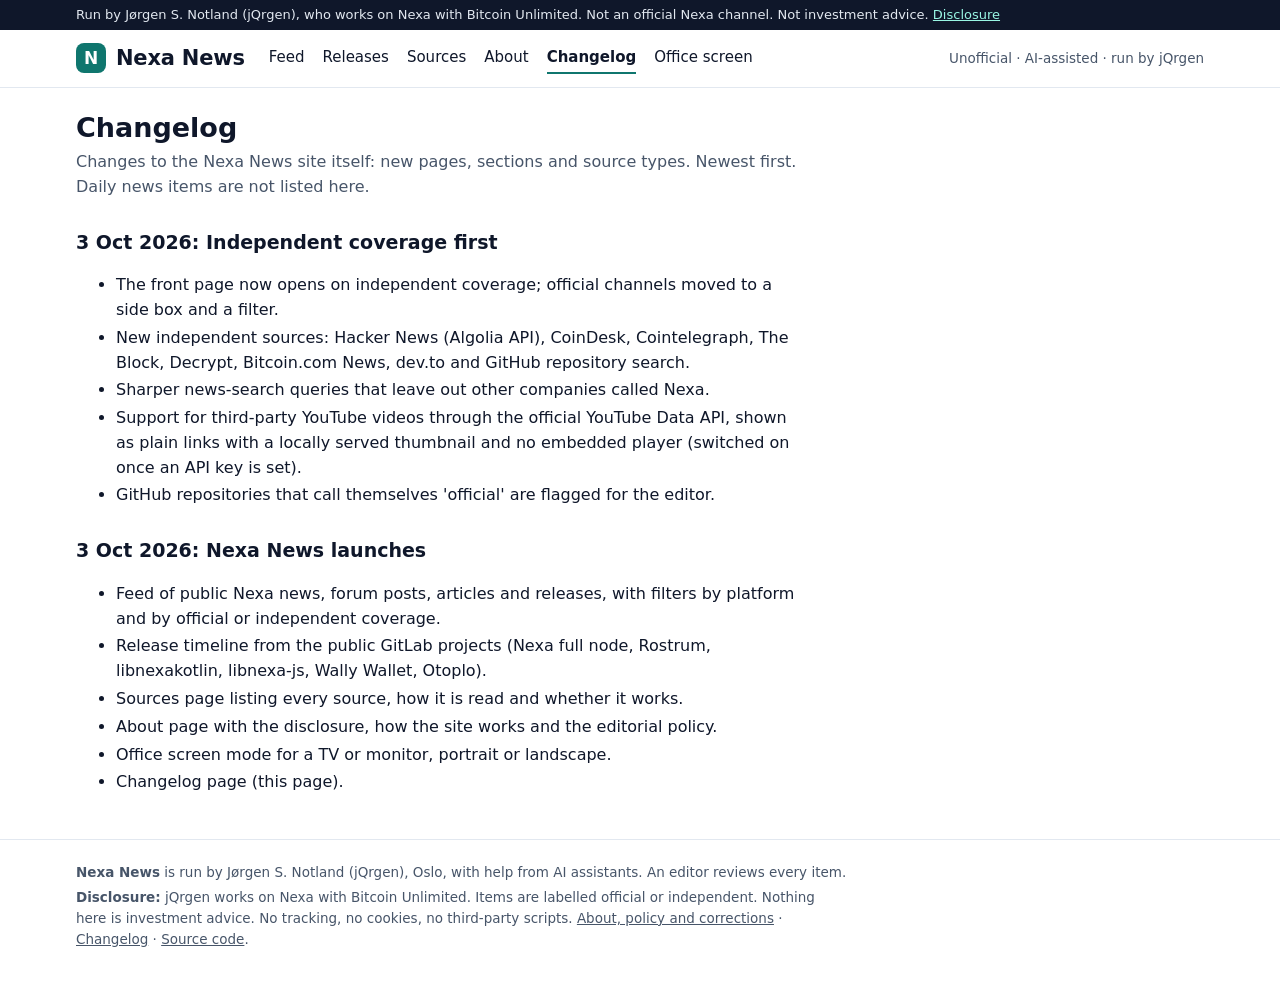
<file: changelog/index.html>
<!doctype html>
<html lang="en"><head><meta charset="utf-8"><meta name="viewport" content="width=device-width,initial-scale=1">
<title>Changelog – Nexa News</title><meta name="description" content="Changes to the Nexa News site: new pages, sections and source types.">
<meta name="referrer" content="strict-origin-when-cross-origin">
<link rel="icon" href="data:image/svg+xml,%3Csvg xmlns='http://www.w3.org/2000/svg' viewBox='0 0 32 32'%3E%3Crect width='32' height='32' rx='7' fill='%230f766e'/%3E%3Ctext x='16' y='23' font-size='20' text-anchor='middle' fill='white' font-family='sans-serif' font-weight='bold'%3EN%3C/text%3E%3C/svg%3E">
<link rel="stylesheet" href="../assets/style.css"></head>
<body><a class="skip" href="#main">Skip to content</a>
<div class="disclosure"><div class="wrap">Run by Jørgen S. Notland (jQrgen), who works on Nexa with Bitcoin Unlimited. Not an official Nexa channel. Not investment advice. <a href="../about/#disclosure">Disclosure</a></div></div>
<header class="site"><div class="wrap"><a class="brand" href="../"><span class="logo" aria-hidden="true">N</span>Nexa News</a>
<nav class="main" aria-label="Main"><a href="../">Feed</a><a href="../releases/">Releases</a><a href="../sources/">Sources</a><a href="../about/">About</a><a href="../changelog/" aria-current=page>Changelog</a><a href="../screen/">Office screen</a></nav><span class="tagline">Unofficial · AI-assisted · run by jQrgen</span></div></header>
<main id="main" class="wrap">
<h1>Changelog</h1><p class="lead">Changes to the Nexa News site itself: new pages, sections and source types. Newest first. Daily news items are not listed here.</p><section class="prose"><h2><time datetime="2026-10-03">3 Oct 2026</time>: Independent coverage first</h2><ul><li>The front page now opens on independent coverage; official channels moved to a side box and a filter.</li><li>New independent sources: Hacker News (Algolia API), CoinDesk, Cointelegraph, The Block, Decrypt, Bitcoin.com News, dev.to and GitHub repository search.</li><li>Sharper news-search queries that leave out other companies called Nexa.</li><li>Support for third-party YouTube videos through the official YouTube Data API, shown as plain links with a locally served thumbnail and no embedded player (switched on once an API key is set).</li><li>GitHub repositories that call themselves &#x27;official&#x27; are flagged for the editor.</li></ul></section><section class="prose"><h2><time datetime="2026-10-03">3 Oct 2026</time>: Nexa News launches</h2><ul><li>Feed of public Nexa news, forum posts, articles and releases, with filters by platform and by official or independent coverage.</li><li>Release timeline from the public GitLab projects (Nexa full node, Rostrum, libnexakotlin, libnexa-js, Wally Wallet, Otoplo).</li><li>Sources page listing every source, how it is read and whether it works.</li><li>About page with the disclosure, how the site works and the editorial policy.</li><li>Office screen mode for a TV or monitor, portrait or landscape.</li><li>Changelog page (this page).</li></ul></section>
</main>
<footer class="site"><div class="wrap">
<p><b>Nexa News</b> is run by Jørgen S. Notland (jQrgen), Oslo, with help from AI assistants. An editor reviews every item.</p>
<p><b>Disclosure:</b> jQrgen works on Nexa with Bitcoin Unlimited. Items are labelled official or independent. Nothing here is investment advice. No tracking, no cookies, no third-party scripts. <a href="../about/">About, policy and corrections</a> · <a href="../changelog/">Changelog</a> · <a href="https://github.com/jQrgen/nexa-news" rel="noopener noreferrer">Source code</a>.</p>
</div></footer>
</body></html>
</file>
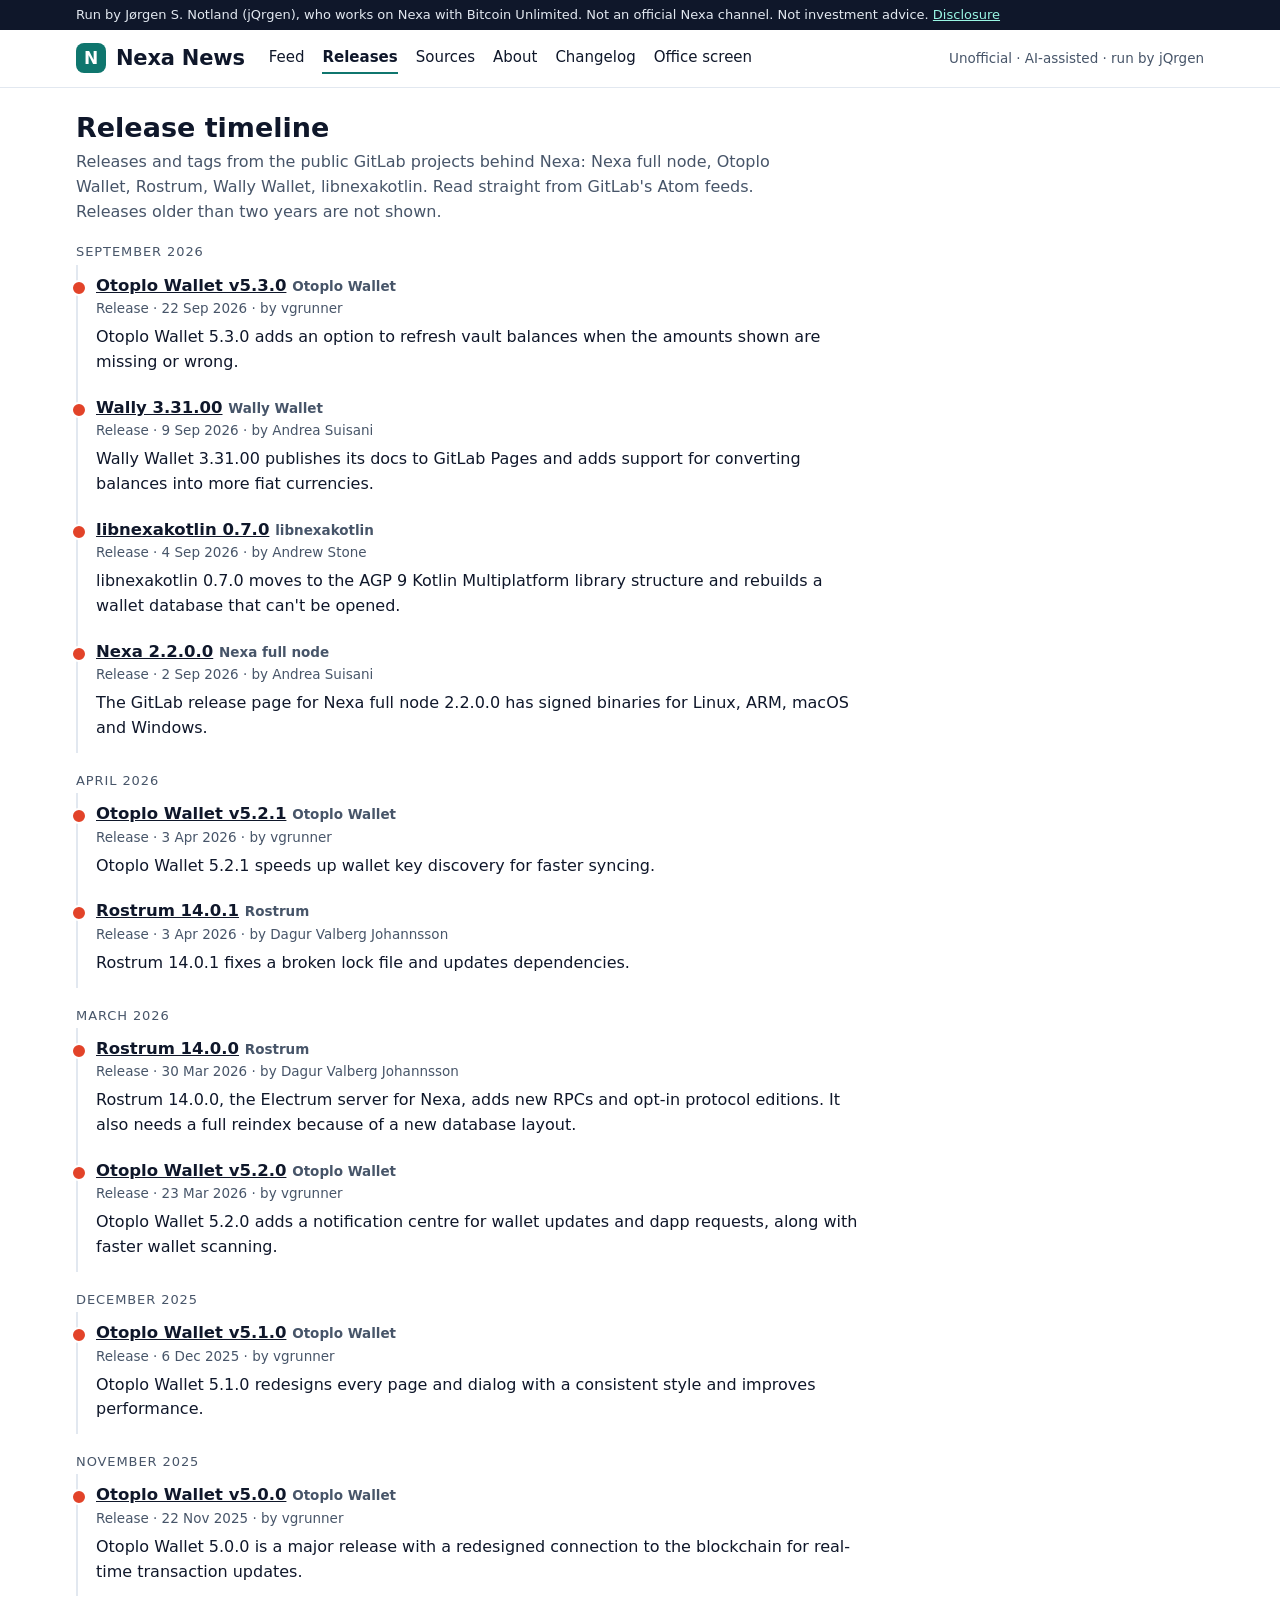
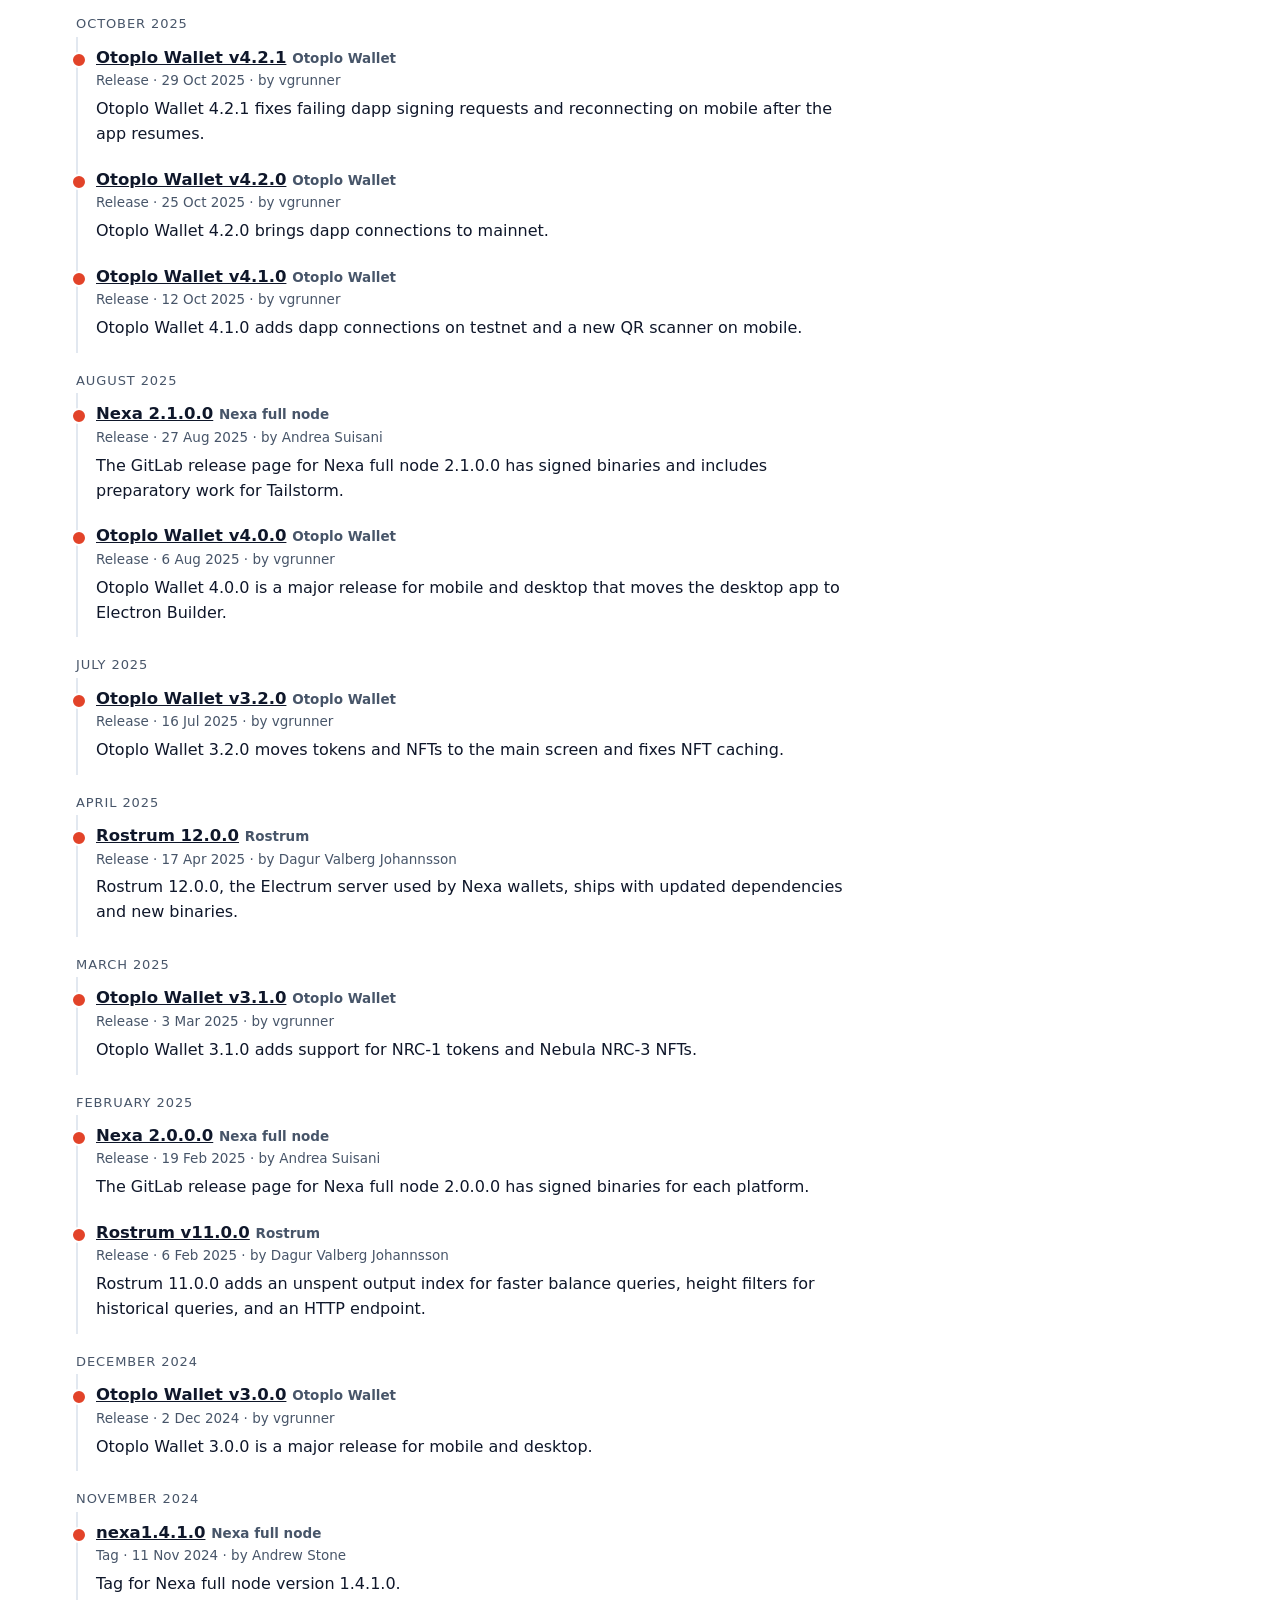
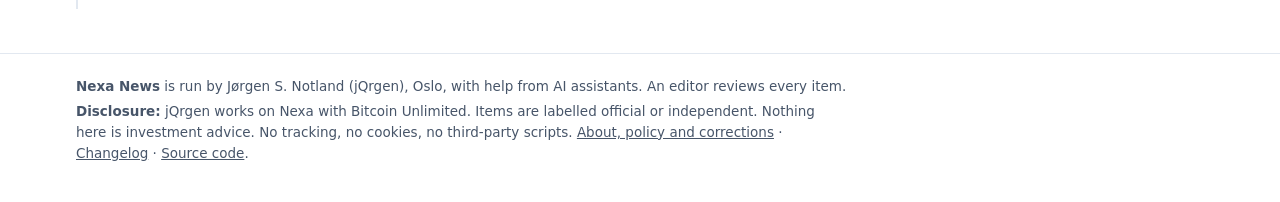
<file: releases/index.html>
<!doctype html>
<html lang="en"><head><meta charset="utf-8"><meta name="viewport" content="width=device-width,initial-scale=1">
<title>Release timeline – Nexa News</title><meta name="description" content="Timeline of Nexa full node, Rostrum, Wally Wallet and library releases from GitLab.">
<meta name="referrer" content="strict-origin-when-cross-origin">
<link rel="icon" href="data:image/svg+xml,%3Csvg xmlns='http://www.w3.org/2000/svg' viewBox='0 0 32 32'%3E%3Crect width='32' height='32' rx='7' fill='%230f766e'/%3E%3Ctext x='16' y='23' font-size='20' text-anchor='middle' fill='white' font-family='sans-serif' font-weight='bold'%3EN%3C/text%3E%3C/svg%3E">
<link rel="stylesheet" href="../assets/style.css"></head>
<body><a class="skip" href="#main">Skip to content</a>
<div class="disclosure"><div class="wrap">Run by Jørgen S. Notland (jQrgen), who works on Nexa with Bitcoin Unlimited. Not an official Nexa channel. Not investment advice. <a href="../about/#disclosure">Disclosure</a></div></div>
<header class="site"><div class="wrap"><a class="brand" href="../"><span class="logo" aria-hidden="true">N</span>Nexa News</a>
<nav class="main" aria-label="Main"><a href="../">Feed</a><a href="../releases/" aria-current=page>Releases</a><a href="../sources/">Sources</a><a href="../about/">About</a><a href="../changelog/">Changelog</a><a href="../screen/">Office screen</a></nav><span class="tagline">Unofficial · AI-assisted · run by jQrgen</span></div></header>
<main id="main" class="wrap">
<h1>Release timeline</h1>
<p class="lead">Releases and tags from the public GitLab projects behind Nexa: Nexa full node, Otoplo Wallet, Rostrum, Wally Wallet, libnexakotlin. Read straight from GitLab's Atom feeds. Releases older than two years are not shown.</p>
<div class="month">September 2026</div><ol class="timeline"><li><div class="ver"><a href="https://gitlab.com/nexa/otoplo/otoplo-wallet/-/releases/v5.3.0" rel="noopener noreferrer" target="_blank">Otoplo Wallet v5.3.0</a> <span class="meta">Otoplo Wallet</span></div><div class="meta">Release · 22 Sep 2026 · by vgrunner</div><p class="sum">Otoplo Wallet 5.3.0 adds an option to refresh vault balances when the amounts shown are missing or wrong.</p></li><li><div class="ver"><a href="https://gitlab.com/wallywallet/wallet/-/releases/release-3.31.00" rel="noopener noreferrer" target="_blank">Wally 3.31.00</a> <span class="meta">Wally Wallet</span></div><div class="meta">Release · 9 Sep 2026 · by Andrea Suisani</div><p class="sum">Wally Wallet 3.31.00 publishes its docs to GitLab Pages and adds support for converting balances into more fiat currencies.</p></li><li><div class="ver"><a href="https://gitlab.com/nexa/libnexakotlin/-/releases/release-0.7.0" rel="noopener noreferrer" target="_blank">libnexakotlin 0.7.0</a> <span class="meta">libnexakotlin</span></div><div class="meta">Release · 4 Sep 2026 · by Andrew Stone</div><p class="sum">libnexakotlin 0.7.0 moves to the AGP 9 Kotlin Multiplatform library structure and rebuilds a wallet database that can&#x27;t be opened.</p></li><li><div class="ver"><a href="https://gitlab.com/nexa/nexa/-/releases/nexa2.2.0.0" rel="noopener noreferrer" target="_blank">Nexa 2.2.0.0</a> <span class="meta">Nexa full node</span></div><div class="meta">Release · 2 Sep 2026 · by Andrea Suisani</div><p class="sum">The GitLab release page for Nexa full node 2.2.0.0 has signed binaries for Linux, ARM, macOS and Windows.</p></li></ol><div class="month">April 2026</div><ol class="timeline"><li><div class="ver"><a href="https://gitlab.com/nexa/otoplo/otoplo-wallet/-/releases/v5.2.1" rel="noopener noreferrer" target="_blank">Otoplo Wallet v5.2.1</a> <span class="meta">Otoplo Wallet</span></div><div class="meta">Release · 3 Apr 2026 · by vgrunner</div><p class="sum">Otoplo Wallet 5.2.1 speeds up wallet key discovery for faster syncing.</p></li><li><div class="ver"><a href="https://gitlab.com/nexa/rostrum/-/releases/v14.0.1" rel="noopener noreferrer" target="_blank">Rostrum 14.0.1</a> <span class="meta">Rostrum</span></div><div class="meta">Release · 3 Apr 2026 · by Dagur Valberg Johannsson</div><p class="sum">Rostrum 14.0.1 fixes a broken lock file and updates dependencies.</p></li></ol><div class="month">March 2026</div><ol class="timeline"><li><div class="ver"><a href="https://gitlab.com/nexa/rostrum/-/releases/v14.0.0" rel="noopener noreferrer" target="_blank">Rostrum 14.0.0</a> <span class="meta">Rostrum</span></div><div class="meta">Release · 30 Mar 2026 · by Dagur Valberg Johannsson</div><p class="sum">Rostrum 14.0.0, the Electrum server for Nexa, adds new RPCs and opt-in protocol editions. It also needs a full reindex because of a new database layout.</p></li><li><div class="ver"><a href="https://gitlab.com/nexa/otoplo/otoplo-wallet/-/releases/v5.2.0" rel="noopener noreferrer" target="_blank">Otoplo Wallet v5.2.0</a> <span class="meta">Otoplo Wallet</span></div><div class="meta">Release · 23 Mar 2026 · by vgrunner</div><p class="sum">Otoplo Wallet 5.2.0 adds a notification centre for wallet updates and dapp requests, along with faster wallet scanning.</p></li></ol><div class="month">December 2025</div><ol class="timeline"><li><div class="ver"><a href="https://gitlab.com/nexa/otoplo/otoplo-wallet/-/releases/v5.1.0" rel="noopener noreferrer" target="_blank">Otoplo Wallet v5.1.0</a> <span class="meta">Otoplo Wallet</span></div><div class="meta">Release · 6 Dec 2025 · by vgrunner</div><p class="sum">Otoplo Wallet 5.1.0 redesigns every page and dialog with a consistent style and improves performance.</p></li></ol><div class="month">November 2025</div><ol class="timeline"><li><div class="ver"><a href="https://gitlab.com/nexa/otoplo/otoplo-wallet/-/releases/v5.0.0" rel="noopener noreferrer" target="_blank">Otoplo Wallet v5.0.0</a> <span class="meta">Otoplo Wallet</span></div><div class="meta">Release · 22 Nov 2025 · by vgrunner</div><p class="sum">Otoplo Wallet 5.0.0 is a major release with a redesigned connection to the blockchain for real-time transaction updates.</p></li></ol><div class="month">October 2025</div><ol class="timeline"><li><div class="ver"><a href="https://gitlab.com/nexa/otoplo/otoplo-wallet/-/releases/v4.2.1" rel="noopener noreferrer" target="_blank">Otoplo Wallet v4.2.1</a> <span class="meta">Otoplo Wallet</span></div><div class="meta">Release · 29 Oct 2025 · by vgrunner</div><p class="sum">Otoplo Wallet 4.2.1 fixes failing dapp signing requests and reconnecting on mobile after the app resumes.</p></li><li><div class="ver"><a href="https://gitlab.com/nexa/otoplo/otoplo-wallet/-/releases/v4.2.0" rel="noopener noreferrer" target="_blank">Otoplo Wallet v4.2.0</a> <span class="meta">Otoplo Wallet</span></div><div class="meta">Release · 25 Oct 2025 · by vgrunner</div><p class="sum">Otoplo Wallet 4.2.0 brings dapp connections to mainnet.</p></li><li><div class="ver"><a href="https://gitlab.com/nexa/otoplo/otoplo-wallet/-/releases/v4.1.0" rel="noopener noreferrer" target="_blank">Otoplo Wallet v4.1.0</a> <span class="meta">Otoplo Wallet</span></div><div class="meta">Release · 12 Oct 2025 · by vgrunner</div><p class="sum">Otoplo Wallet 4.1.0 adds dapp connections on testnet and a new QR scanner on mobile.</p></li></ol><div class="month">August 2025</div><ol class="timeline"><li><div class="ver"><a href="https://gitlab.com/nexa/nexa/-/releases/nexa2.1.0.0" rel="noopener noreferrer" target="_blank">Nexa 2.1.0.0</a> <span class="meta">Nexa full node</span></div><div class="meta">Release · 27 Aug 2025 · by Andrea Suisani</div><p class="sum">The GitLab release page for Nexa full node 2.1.0.0 has signed binaries and includes preparatory work for Tailstorm.</p></li><li><div class="ver"><a href="https://gitlab.com/nexa/otoplo/otoplo-wallet/-/releases/v4.0.0" rel="noopener noreferrer" target="_blank">Otoplo Wallet v4.0.0</a> <span class="meta">Otoplo Wallet</span></div><div class="meta">Release · 6 Aug 2025 · by vgrunner</div><p class="sum">Otoplo Wallet 4.0.0 is a major release for mobile and desktop that moves the desktop app to Electron Builder.</p></li></ol><div class="month">July 2025</div><ol class="timeline"><li><div class="ver"><a href="https://gitlab.com/nexa/otoplo/otoplo-wallet/-/releases/v3.2.0" rel="noopener noreferrer" target="_blank">Otoplo Wallet v3.2.0</a> <span class="meta">Otoplo Wallet</span></div><div class="meta">Release · 16 Jul 2025 · by vgrunner</div><p class="sum">Otoplo Wallet 3.2.0 moves tokens and NFTs to the main screen and fixes NFT caching.</p></li></ol><div class="month">April 2025</div><ol class="timeline"><li><div class="ver"><a href="https://gitlab.com/nexa/rostrum/-/releases/v12.0.0" rel="noopener noreferrer" target="_blank">Rostrum 12.0.0</a> <span class="meta">Rostrum</span></div><div class="meta">Release · 17 Apr 2025 · by Dagur Valberg Johannsson</div><p class="sum">Rostrum 12.0.0, the Electrum server used by Nexa wallets, ships with updated dependencies and new binaries.</p></li></ol><div class="month">March 2025</div><ol class="timeline"><li><div class="ver"><a href="https://gitlab.com/nexa/otoplo/otoplo-wallet/-/releases/v3.1.0" rel="noopener noreferrer" target="_blank">Otoplo Wallet v3.1.0</a> <span class="meta">Otoplo Wallet</span></div><div class="meta">Release · 3 Mar 2025 · by vgrunner</div><p class="sum">Otoplo Wallet 3.1.0 adds support for NRC-1 tokens and Nebula NRC-3 NFTs.</p></li></ol><div class="month">February 2025</div><ol class="timeline"><li><div class="ver"><a href="https://gitlab.com/nexa/nexa/-/releases/nexa2.0.0.0" rel="noopener noreferrer" target="_blank">Nexa 2.0.0.0</a> <span class="meta">Nexa full node</span></div><div class="meta">Release · 19 Feb 2025 · by Andrea Suisani</div><p class="sum">The GitLab release page for Nexa full node 2.0.0.0 has signed binaries for each platform.</p></li><li><div class="ver"><a href="https://gitlab.com/nexa/rostrum/-/releases/v11.0.0" rel="noopener noreferrer" target="_blank">Rostrum v11.0.0</a> <span class="meta">Rostrum</span></div><div class="meta">Release · 6 Feb 2025 · by Dagur Valberg Johannsson</div><p class="sum">Rostrum 11.0.0 adds an unspent output index for faster balance queries, height filters for historical queries, and an HTTP endpoint.</p></li></ol><div class="month">December 2024</div><ol class="timeline"><li><div class="ver"><a href="https://gitlab.com/nexa/otoplo/otoplo-wallet/-/releases/v3.0.0" rel="noopener noreferrer" target="_blank">Otoplo Wallet v3.0.0</a> <span class="meta">Otoplo Wallet</span></div><div class="meta">Release · 2 Dec 2024 · by vgrunner</div><p class="sum">Otoplo Wallet 3.0.0 is a major release for mobile and desktop.</p></li></ol><div class="month">November 2024</div><ol class="timeline"><li><div class="ver"><a href="https://gitlab.com/nexa/nexa/-/tags/nexa1.4.1.0" rel="noopener noreferrer" target="_blank">nexa1.4.1.0</a> <span class="meta">Nexa full node</span></div><div class="meta">Tag · 11 Nov 2024 · by Andrew Stone</div><p class="sum">Tag for Nexa full node version 1.4.1.0.</p></li></ol>
</main>
<footer class="site"><div class="wrap">
<p><b>Nexa News</b> is run by Jørgen S. Notland (jQrgen), Oslo, with help from AI assistants. An editor reviews every item.</p>
<p><b>Disclosure:</b> jQrgen works on Nexa with Bitcoin Unlimited. Items are labelled official or independent. Nothing here is investment advice. No tracking, no cookies, no third-party scripts. <a href="../about/">About, policy and corrections</a> · <a href="../changelog/">Changelog</a> · <a href="https://github.com/jQrgen/nexa-news" rel="noopener noreferrer">Source code</a>.</p>
</div></footer>
</body></html>
</file>
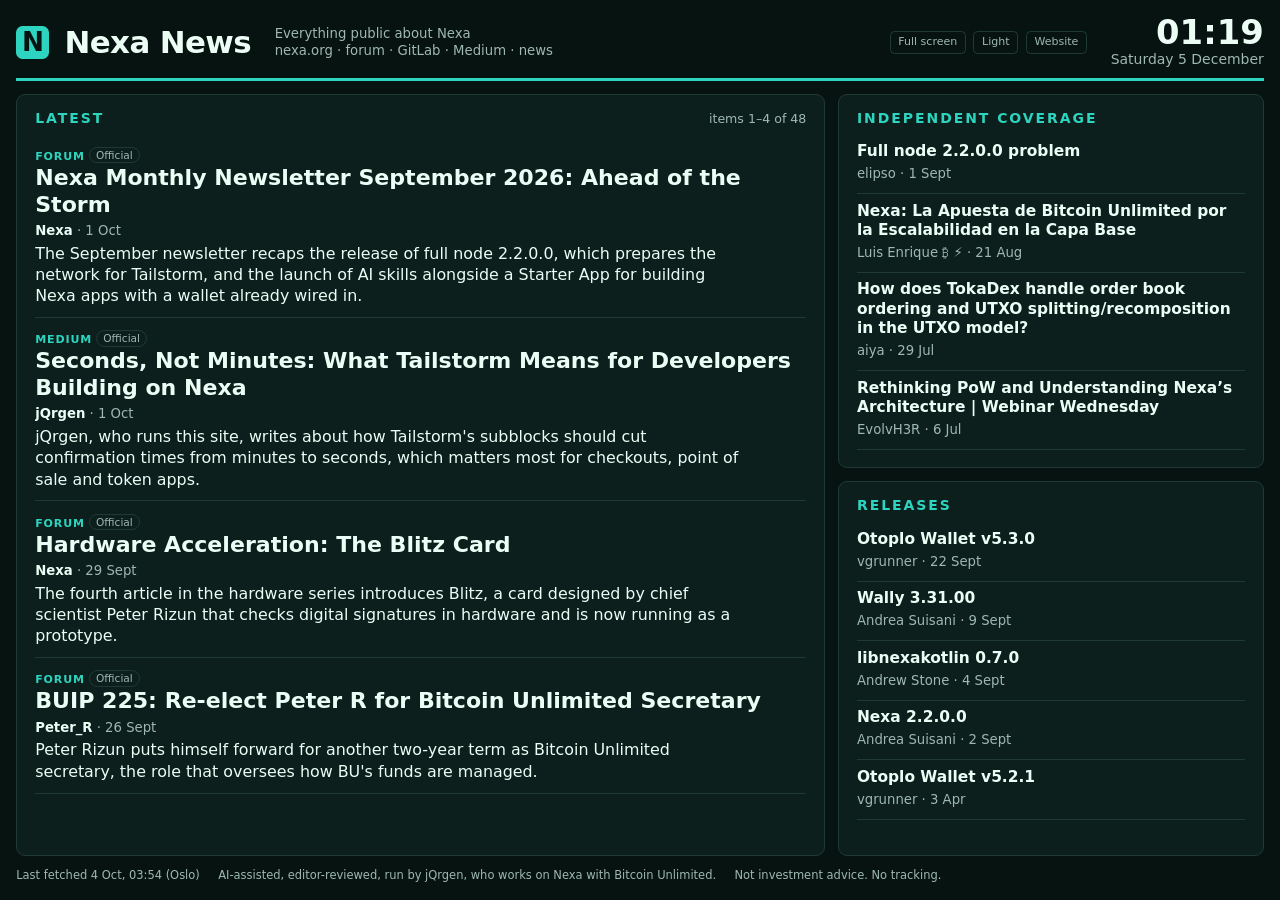
<file: screen/index.html>
<!doctype html>
<html lang="en"><head><meta charset="utf-8"><meta name="viewport" content="width=device-width,initial-scale=1">
<title>Office screen – Nexa News</title><meta name="robots" content="noindex">
<link rel="icon" href="data:image/svg+xml,%3Csvg xmlns='http://www.w3.org/2000/svg' viewBox='0 0 32 32'%3E%3Crect width='32' height='32' rx='7' fill='%230f766e'/%3E%3Ctext x='16' y='23' font-size='20' text-anchor='middle' fill='white' font-family='sans-serif' font-weight='bold'%3EN%3C/text%3E%3C/svg%3E">
<style>
:root{--bg:#071311;--panel:#0d1f1c;--ink:#ecfdf5;--mut:#9fb8b2;--line:#1f3a35;--acc:#2dd4bf;--ind:#c4b5fd;--warn:#fbbf24}
body.light{--bg:#f8fafc;--panel:#fff;--ink:#0f172a;--mut:#475569;--line:#e2e8f0;--acc:#0f766e;--ind:#6d28d9;--warn:#b45309}
*{box-sizing:border-box}
html,body{margin:0;height:100%;overflow:hidden;background:var(--bg);color:var(--ink);font:400 clamp(14px,1.15vw,30px)/1.35 system-ui,-apple-system,"Segoe UI",Roboto,Helvetica,Arial,sans-serif}
body.idle,body.idle *{cursor:none!important}
a{color:inherit;text-decoration:none}
.app{height:100vh;display:grid;gap:1.4vmin;padding:1.8vmin}
header{display:flex;align-items:center;gap:1.6em;border-bottom:.4vmin solid var(--acc);padding-bottom:1vmin;min-width:0}
.brand{display:flex;align-items:center;gap:.5em;font-weight:800;font-size:2.1em;letter-spacing:-.02em;white-space:nowrap}
.logo{width:1.25em;height:1.25em;border-radius:.25em;background:var(--acc);color:var(--bg);display:inline-flex;align-items:center;justify-content:center;font-size:.85em}
.sub{color:var(--mut);font-size:.9em;line-height:1.25}
.ctl{display:flex;gap:.5em;margin-left:auto}
.ctl button,.ctl a{font:inherit;font-size:.75em;background:transparent;color:var(--mut);border:1px solid var(--line);border-radius:.4em;padding:.3em .7em;cursor:pointer;white-space:nowrap}
.time{text-align:right;white-space:nowrap}.clock{font-weight:800;font-size:2.3em;font-variant-numeric:tabular-nums;line-height:1}.date{color:var(--mut);font-size:.95em}
.panel{background:var(--panel);border:1px solid var(--line);border-radius:1vmin;padding:1.6vmin 2vmin;min-height:0;min-width:0;display:flex;flex-direction:column;overflow:hidden}
.panel h2{margin:0 0 .5em;font-size:.95em;letter-spacing:.14em;text-transform:uppercase;color:var(--acc);display:flex;gap:.6em;align-items:baseline}
.panel h2 small{color:var(--mut);letter-spacing:0;text-transform:none;font-weight:400;margin-left:auto;font-size:.9em}
ol{list-style:none;margin:0;padding:0;flex:1;min-height:0;overflow:hidden;transition:opacity .5s}
#news li{padding:.7em 0;border-bottom:1px solid var(--line)}
#news .t{font-weight:750;font-size:1.5em;line-height:1.2}
.m{color:var(--mut);font-size:.9em;margin:.3em 0 .2em}.m b{color:var(--ink);font-weight:650}
.s{font-size:1.08em;max-width:70ch}.s.wait{color:var(--mut);font-style:italic}
.pf{font-size:.75em;font-weight:700;letter-spacing:.08em;text-transform:uppercase;color:var(--acc)}
.b{display:inline-block;font-size:.72em;border:1px solid var(--line);border-radius:1em;padding:0 .55em;margin-left:.4em;color:var(--mut);vertical-align:.1em}
.b.ind{color:var(--ind);border-color:currentColor}.b.p{color:var(--warn);border-color:currentColor}
.small li{padding:.5em 0;border-bottom:1px solid var(--line)}.small .t{font-weight:650;font-size:1.05em;line-height:1.25}
.pager{color:var(--mut);font-size:.8em;margin-top:.5em}
footer{display:flex;flex-wrap:wrap;gap:.4em 1.6em;color:var(--mut);font-size:.78em}
@media (orientation:landscape){
  .app{grid-template-columns:1.9fr 1fr;grid-template-rows:auto minmax(0,1fr) minmax(0,1fr) auto}
  header,footer{grid-column:1/-1}#pNews{grid-row:2/4}
}
@media (orientation:portrait){
  html,body{font-size:clamp(14px,2vw,34px)}
  .app{grid-template-columns:1fr 1fr;grid-template-rows:auto minmax(0,1.9fr) minmax(0,1fr) auto}
  header,footer{grid-column:1/-1}#pNews{grid-column:1/-1}
  .ctl{display:none}body:hover .ctl{display:flex}
  header .sub{display:none}
}
</style></head>
<body>
<div class="app">
<header><div class="brand"><span class="logo" aria-hidden="true">N</span>Nexa News</div>
<div class="sub">Everything public about Nexa<br>nexa.org · forum · GitLab · Medium · news</div>
<div class="ctl"><button id="fs" type="button">Full screen</button><button id="theme" type="button">Light</button><a href="../">Website</a></div>
<div class="time"><div class="clock" id="clock">--:--</div><div class="date" id="date"></div></div></header>
<section class="panel" id="pNews" aria-live="polite"><h2>Latest <small id="pager"></small></h2><ol id="news"></ol></section>
<section class="panel" id="pInd"><h2>Independent coverage</h2><ol class="small" id="ind"></ol></section>
<section class="panel" id="pRel"><h2>Releases</h2><ol class="small" id="rel"></ol></section>
<footer><span id="upd">Loading …</span><span>AI-assisted, editor-reviewed, run by jQrgen, who works on Nexa with Bitcoin Unlimited.</span><span>Not investment advice. No tracking.</span></footer>
</div>
<script>
(function () {
  var PREVIEW = false, ROTATE = 12000, REFRESH = 5 * 60 * 1000, TZ = 'Europe/Oslo';
  var LABEL = {forum: 'Forum', blog: 'nexa.org', gitlab: 'GitLab', medium: 'Medium', news: 'News', mastodon: 'Mastodon', x: 'X', reddit: 'Reddit', youtube: 'YouTube', podcast: 'Podcast', web: 'Web'};
  var news = [], rel = [], start = 0, shownN = 0;
  function $(id) { return document.getElementById(id); }
  function esc(s) { return String(s == null ? '' : s).replace(/[&<>"]/g, function (c) { return {'&': '&amp;', '<': '&lt;', '>': '&gt;', '"': '&quot;'}[c]; }); }
  function day(iso) { return new Date(iso).toLocaleDateString('en-GB', {timeZone: TZ, day: 'numeric', month: 'short'}); }
  function tick() {
    var d = new Date();
    $('clock').textContent = d.toLocaleTimeString('en-GB', {timeZone: TZ, hour: '2-digit', minute: '2-digit'});
    $('date').textContent = d.toLocaleDateString('en-GB', {timeZone: TZ, weekday: 'long', day: 'numeric', month: 'long'});
  }
  function fit(ol) { var li = [].slice.call(ol.children); for (var k = li.length - 1; k > 0 && ol.scrollHeight > ol.clientHeight + 2; k--) li[k].remove(); return ol.children.length; }
  function badges(i) { return (i.category === 'independent' ? '<span class="b ind">Independent</span>' : '<span class="b">Official</span>') + (i.status === 'pending' ? '<span class="b p">Pending review</span>' : ''); }
  // Show as many items as fit, then continue from the next one on the following page (nothing is skipped).
  function drawNews(next) {
    var ol = $('news');
    if (next) start += shownN;
    if (start >= news.length) start = 0;
    ol.style.opacity = 0;
    setTimeout(function () {
      ol.innerHTML = news.slice(start, start + 12).map(function (i) {
        return '<li><div><span class="pf">' + esc(LABEL[i.platform] || i.platform) + '</span>' + badges(i) + '</div><div class="t">' + esc(i.title) + '</div>' +
          '<div class="m"><b>' + esc(i.author || i.source_name) + '</b> · ' + day(i.published) + '</div>' +
          (i.summary ? '<div class="s">' + esc(i.summary) + '</div>' : (PREVIEW ? '<div class="s wait">Awaiting editor summary</div>' : '')) + '</li>';
      }).join('') || '<li>No items yet.</li>';
      shownN = Math.max(1, fit(ol)); ol.style.opacity = 1;
      $('pager').textContent = news.length ? 'items ' + (start + 1) + '–' + Math.min(news.length, start + shownN) + ' of ' + news.length : '';
    }, 350);
  }
  function drawSmall(id, list) {
    var ol = $(id);
    ol.innerHTML = list.slice(0, 8).map(function (i) {
      return '<li><div class="t">' + esc(i.title) + '</div><div class="m">' + esc(i.author || i.source_name) + ' · ' + day(i.published) + (i.status === 'pending' ? ' · <span class="b p">Pending</span>' : '') + '</div></li>';
    }).join('') || '<li class="m">Nothing yet.</li>';
    fit(ol);
  }
  function load() {
    var t = '?t=' + Date.now();
    Promise.all([fetch('../data/items.json' + t).then(function (r) { return r.json(); }), fetch('../data/releases.json' + t).then(function (r) { return r.json(); })]).then(function (a) {
      news = a[0].items || []; rel = a[1].items || [];
      drawNews(); drawSmall('ind', news.filter(function (i) { return i.category === 'independent'; })); drawSmall('rel', rel);
      var u = a[0].updated ? new Date(a[0].updated).toLocaleString('en-GB', {timeZone: TZ, day: 'numeric', month: 'short', hour: '2-digit', minute: '2-digit'}) : 'never';
      $('upd').textContent = 'Last fetched ' + u + ' (Oslo)' + (PREVIEW ? ' · LOCAL PREVIEW, includes unreviewed items' : '');
    }).catch(function () { $('upd').textContent = 'Could not load data. Retrying in 5 minutes.'; });
  }
  var lock = null;
  function wake() { if ('wakeLock' in navigator && document.visibilityState === 'visible') navigator.wakeLock.request('screen').then(function (l) { lock = l; }).catch(function () {}); }
  $('fs').addEventListener('click', function () { var d = document.documentElement; if (!document.fullscreenElement) { (d.requestFullscreen || d.webkitRequestFullscreen).call(d); } else { document.exitFullscreen(); } wake(); });
  document.addEventListener('visibilitychange', wake);
  function theme(light) { document.body.classList.toggle('light', light); $('theme').textContent = light ? 'Dark' : 'Light'; try { localStorage.setItem('nn-theme', light ? 'light' : 'dark'); } catch (e) {} }
  var qs = new URLSearchParams(location.search), saved = null; try { saved = localStorage.getItem('nn-theme'); } catch (e) {}
  theme(qs.get('theme') ? qs.get('theme') === 'light' : saved === 'light');
  $('theme').addEventListener('click', function () { theme(!document.body.classList.contains('light')); });
  var idle; function active() { document.body.classList.remove('idle'); clearTimeout(idle); idle = setTimeout(function () { document.body.classList.add('idle'); }, 3000); }
  ['mousemove', 'mousedown', 'touchstart', 'keydown'].forEach(function (e) { document.addEventListener(e, active, {passive: true}); }); active();
  matchMedia('(orientation: portrait)').addEventListener('change', function () { drawNews(); drawSmall('ind', news.filter(function (i) { return i.category === 'independent'; })); drawSmall('rel', rel); });
  tick(); setInterval(tick, 1000); load(); setInterval(load, REFRESH); wake();
  setInterval(function () { drawNews(true); }, ROTATE);
})();
</script>
</body></html>
</file>
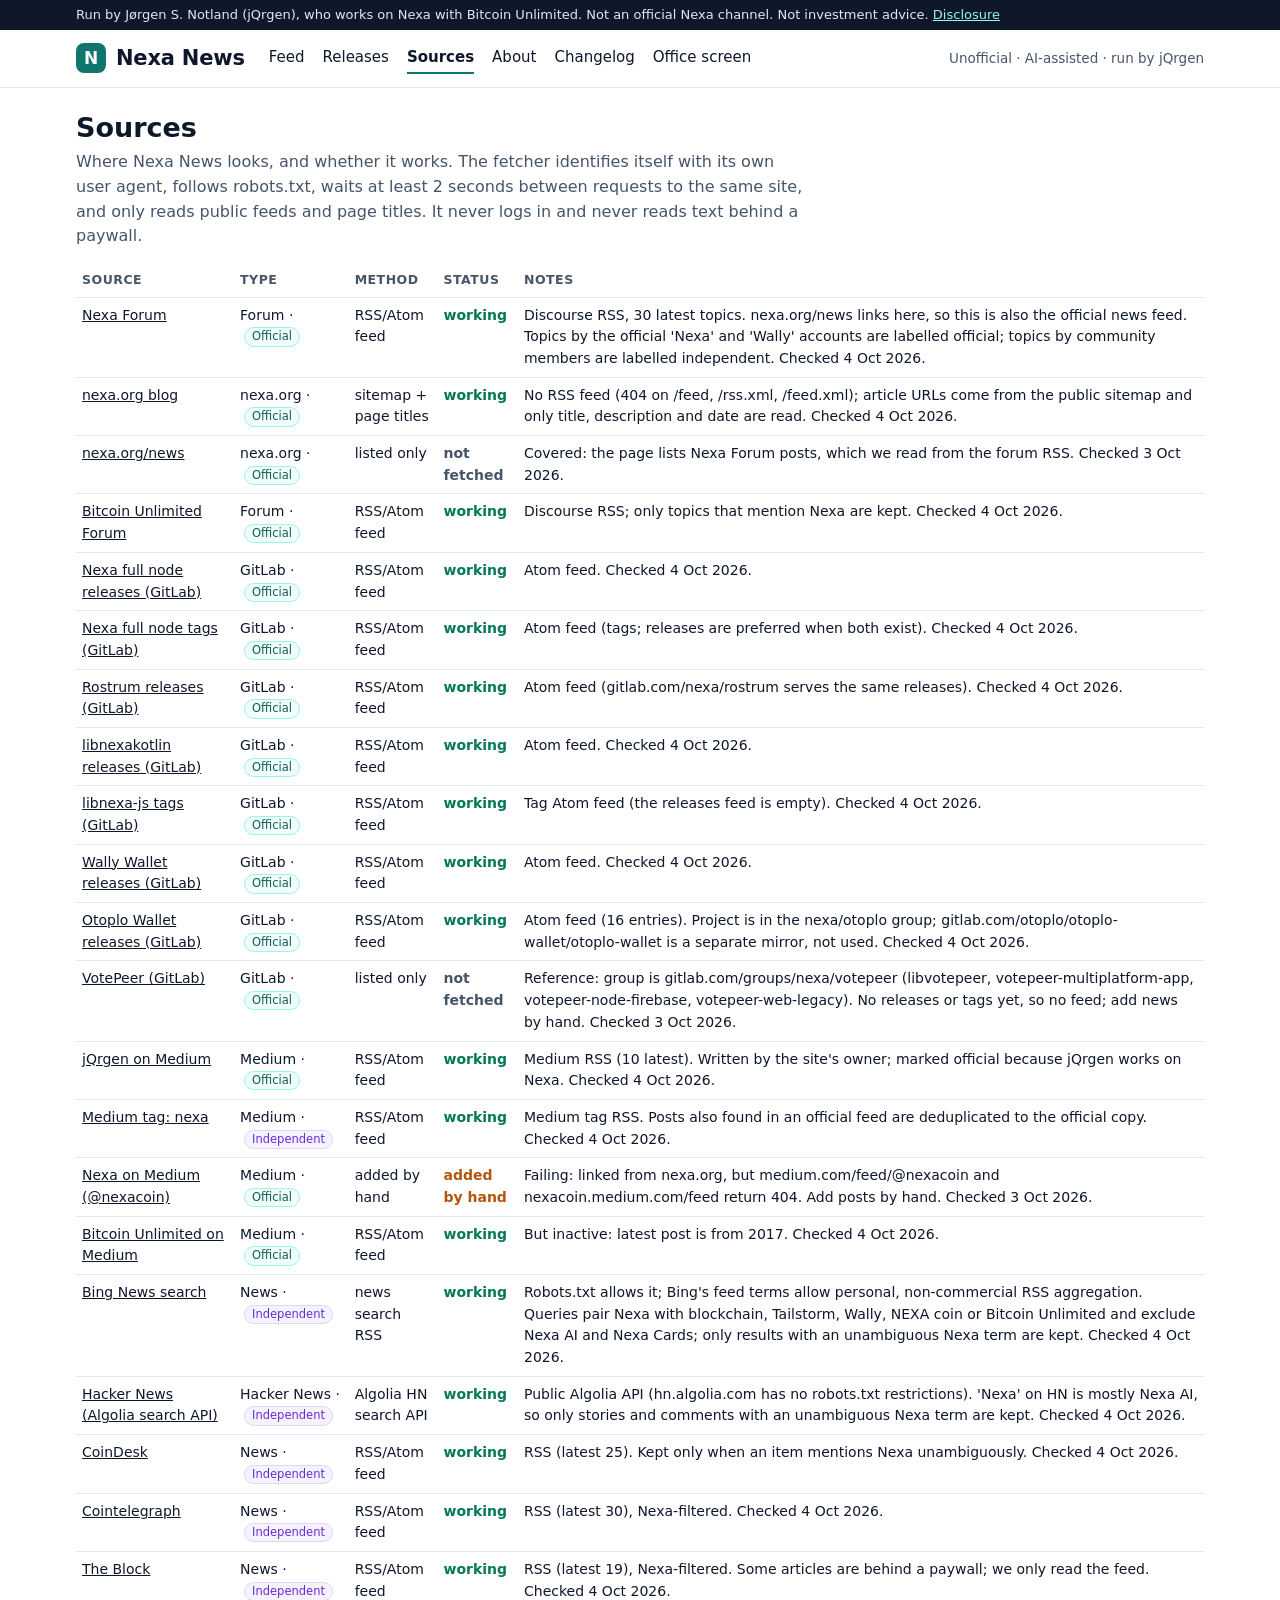
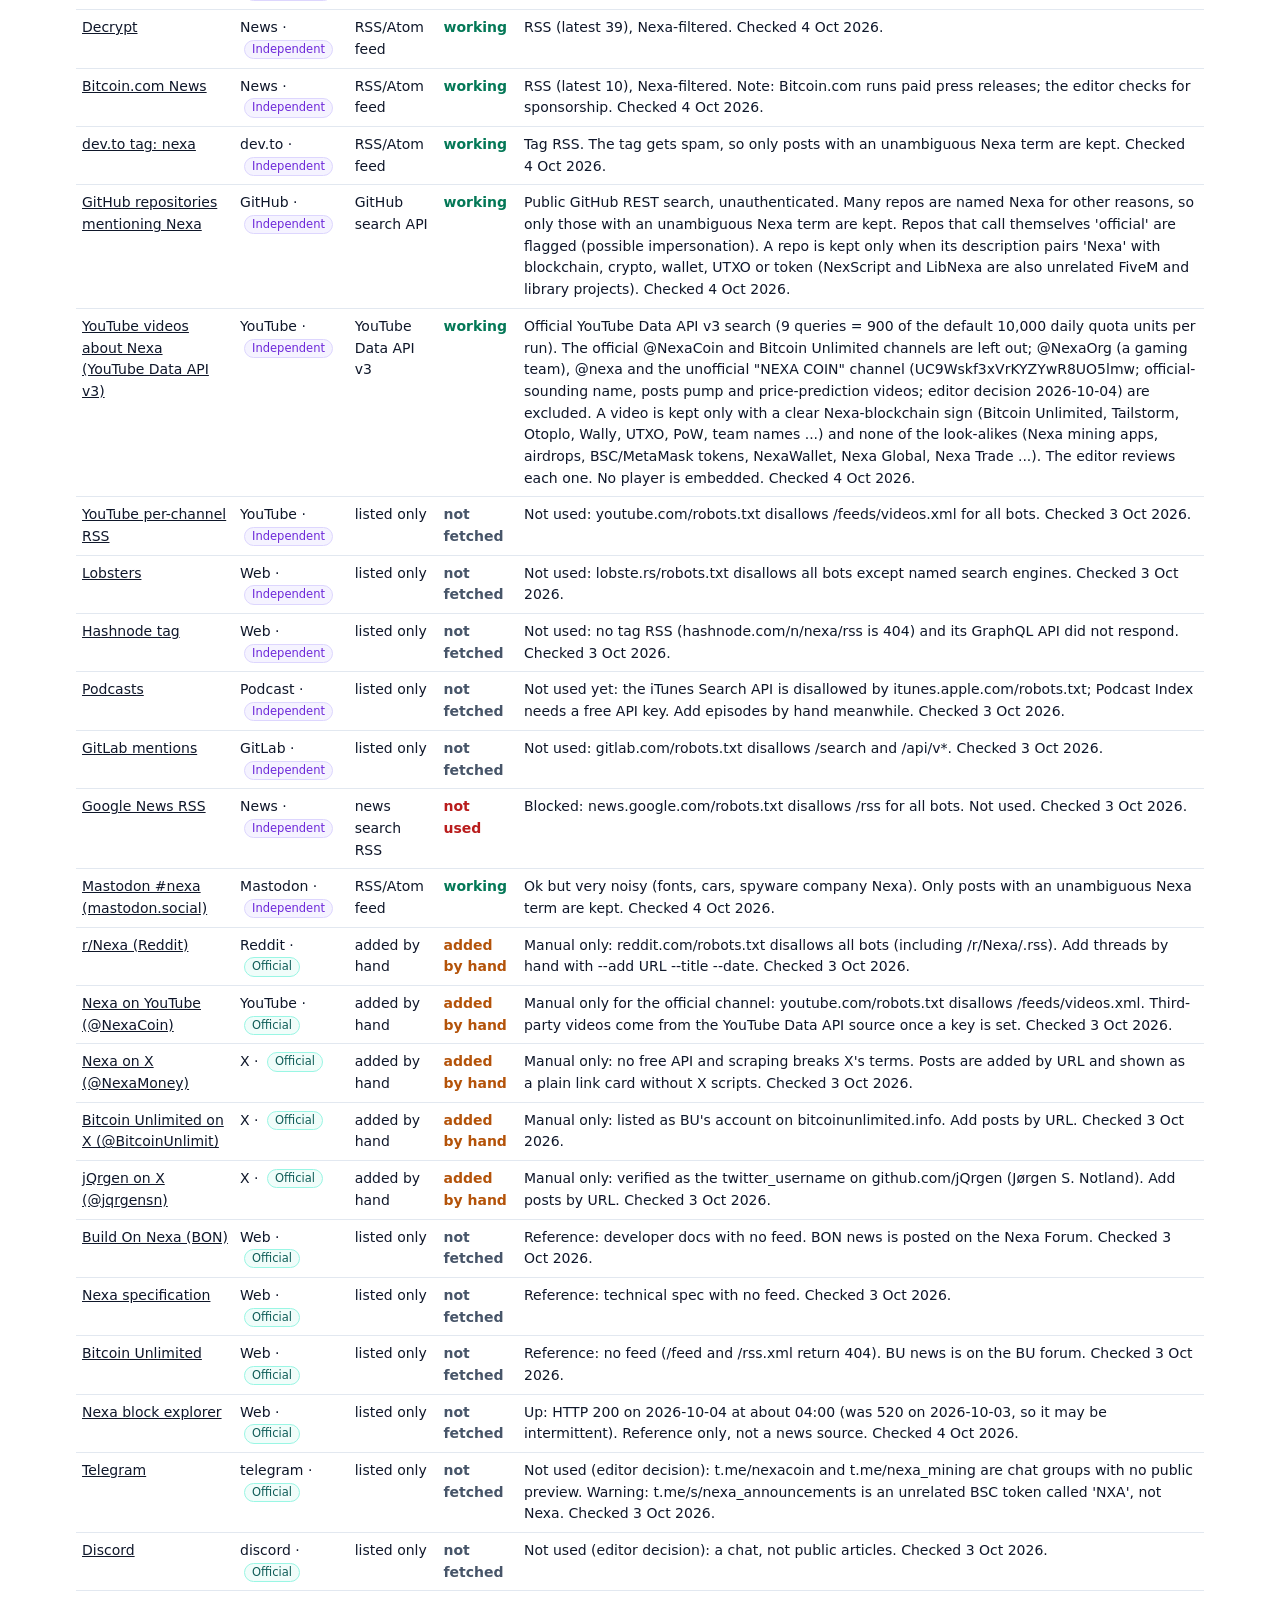
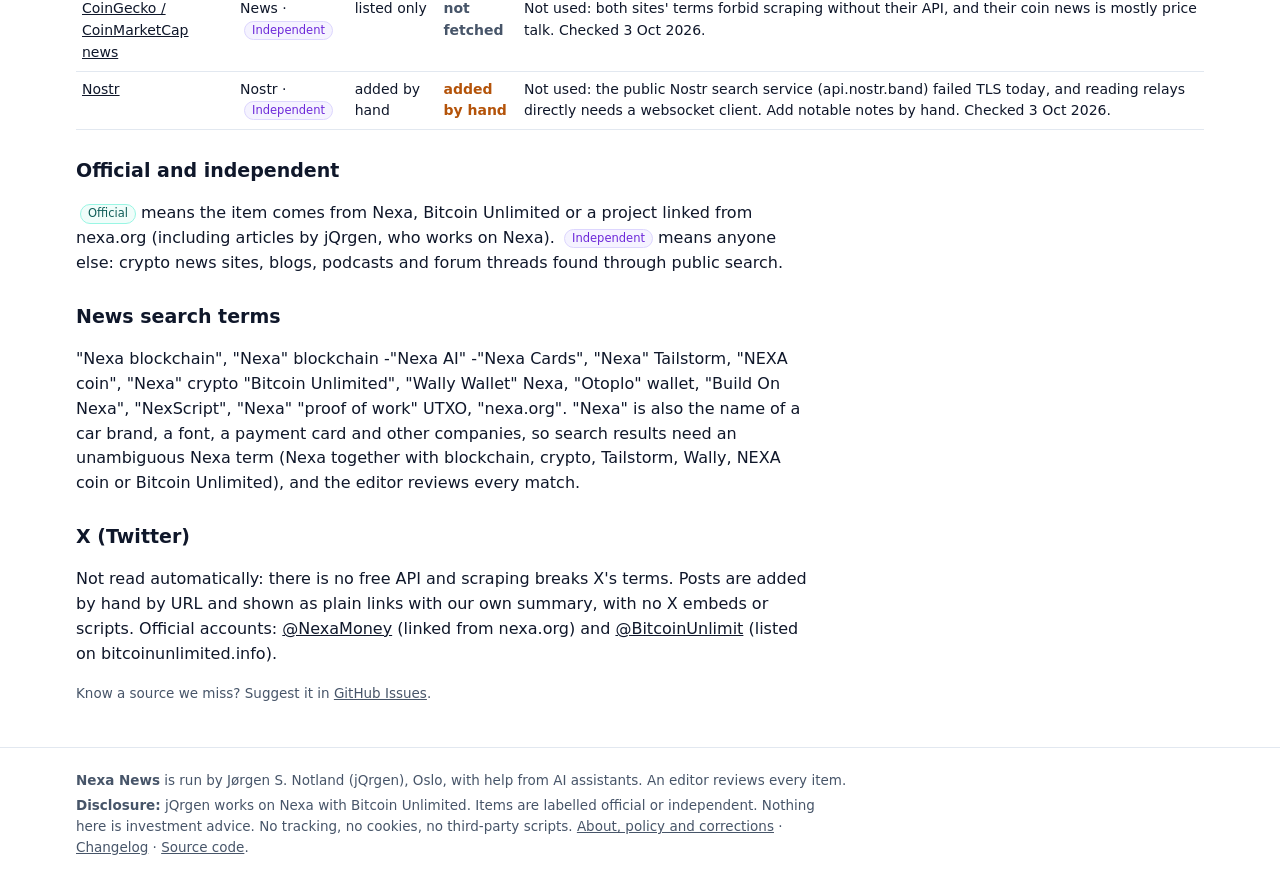
<file: sources/index.html>
<!doctype html>
<html lang="en"><head><meta charset="utf-8"><meta name="viewport" content="width=device-width,initial-scale=1">
<title>Sources – Nexa News</title><meta name="description" content="The feeds, searches and channels Nexa News follows, and whether each one works.">
<meta name="referrer" content="strict-origin-when-cross-origin">
<link rel="icon" href="data:image/svg+xml,%3Csvg xmlns='http://www.w3.org/2000/svg' viewBox='0 0 32 32'%3E%3Crect width='32' height='32' rx='7' fill='%230f766e'/%3E%3Ctext x='16' y='23' font-size='20' text-anchor='middle' fill='white' font-family='sans-serif' font-weight='bold'%3EN%3C/text%3E%3C/svg%3E">
<link rel="stylesheet" href="../assets/style.css"></head>
<body><a class="skip" href="#main">Skip to content</a>
<div class="disclosure"><div class="wrap">Run by Jørgen S. Notland (jQrgen), who works on Nexa with Bitcoin Unlimited. Not an official Nexa channel. Not investment advice. <a href="../about/#disclosure">Disclosure</a></div></div>
<header class="site"><div class="wrap"><a class="brand" href="../"><span class="logo" aria-hidden="true">N</span>Nexa News</a>
<nav class="main" aria-label="Main"><a href="../">Feed</a><a href="../releases/">Releases</a><a href="../sources/" aria-current=page>Sources</a><a href="../about/">About</a><a href="../changelog/">Changelog</a><a href="../screen/">Office screen</a></nav><span class="tagline">Unofficial · AI-assisted · run by jQrgen</span></div></header>
<main id="main" class="wrap">
<h1>Sources</h1>
<p class="lead">Where Nexa News looks, and whether it works. The fetcher identifies itself with its own user agent, follows robots.txt, waits at least 2 seconds between requests to the same site, and only reads public feeds and page titles. It never logs in and never reads text behind a paywall.</p>
<table class="list"><thead><tr><th>Source</th><th>Type</th><th>Method</th><th>Status</th><th>Notes</th></tr></thead><tbody><tr><td data-l="Source"><a href="https://forum.nexa.org" rel="noopener noreferrer" target="_blank">Nexa Forum</a></td><td data-l="Type">Forum · <span class="badge off">Official</span></td><td data-l="Method">RSS/Atom feed</td><td data-l="Status" class="st-ok">working</td><td data-l="Notes">Discourse RSS, 30 latest topics. nexa.org/news links here, so this is also the official news feed. Topics by the official &#x27;Nexa&#x27; and &#x27;Wally&#x27; accounts are labelled official; topics by community members are labelled independent. Checked 4 Oct 2026.</td></tr><tr><td data-l="Source"><a href="https://nexa.org/blog" rel="noopener noreferrer" target="_blank">nexa.org blog</a></td><td data-l="Type">nexa.org · <span class="badge off">Official</span></td><td data-l="Method">sitemap + page titles</td><td data-l="Status" class="st-ok">working</td><td data-l="Notes">No RSS feed (404 on /feed, /rss.xml, /feed.xml); article URLs come from the public sitemap and only title, description and date are read. Checked 4 Oct 2026.</td></tr><tr><td data-l="Source"><a href="https://nexa.org/news" rel="noopener noreferrer" target="_blank">nexa.org/news</a></td><td data-l="Type">nexa.org · <span class="badge off">Official</span></td><td data-l="Method">listed only</td><td data-l="Status" class="st-ref">not fetched</td><td data-l="Notes">Covered: the page lists Nexa Forum posts, which we read from the forum RSS. Checked 3 Oct 2026.</td></tr><tr><td data-l="Source"><a href="https://forum.bitcoinunlimited.info" rel="noopener noreferrer" target="_blank">Bitcoin Unlimited Forum</a></td><td data-l="Type">Forum · <span class="badge off">Official</span></td><td data-l="Method">RSS/Atom feed</td><td data-l="Status" class="st-ok">working</td><td data-l="Notes">Discourse RSS; only topics that mention Nexa are kept. Checked 4 Oct 2026.</td></tr><tr><td data-l="Source"><a href="https://gitlab.com/nexa/nexa/-/releases" rel="noopener noreferrer" target="_blank">Nexa full node releases (GitLab)</a></td><td data-l="Type">GitLab · <span class="badge off">Official</span></td><td data-l="Method">RSS/Atom feed</td><td data-l="Status" class="st-ok">working</td><td data-l="Notes">Atom feed. Checked 4 Oct 2026.</td></tr><tr><td data-l="Source"><a href="https://gitlab.com/nexa/nexa/-/tags" rel="noopener noreferrer" target="_blank">Nexa full node tags (GitLab)</a></td><td data-l="Type">GitLab · <span class="badge off">Official</span></td><td data-l="Method">RSS/Atom feed</td><td data-l="Status" class="st-ok">working</td><td data-l="Notes">Atom feed (tags; releases are preferred when both exist). Checked 4 Oct 2026.</td></tr><tr><td data-l="Source"><a href="https://gitlab.com/bitcoinunlimited/rostrum/-/releases" rel="noopener noreferrer" target="_blank">Rostrum releases (GitLab)</a></td><td data-l="Type">GitLab · <span class="badge off">Official</span></td><td data-l="Method">RSS/Atom feed</td><td data-l="Status" class="st-ok">working</td><td data-l="Notes">Atom feed (gitlab.com/nexa/rostrum serves the same releases). Checked 4 Oct 2026.</td></tr><tr><td data-l="Source"><a href="https://gitlab.com/nexa/libnexakotlin/-/releases" rel="noopener noreferrer" target="_blank">libnexakotlin releases (GitLab)</a></td><td data-l="Type">GitLab · <span class="badge off">Official</span></td><td data-l="Method">RSS/Atom feed</td><td data-l="Status" class="st-ok">working</td><td data-l="Notes">Atom feed. Checked 4 Oct 2026.</td></tr><tr><td data-l="Source"><a href="https://gitlab.com/nexa/libnexa-js/-/tags" rel="noopener noreferrer" target="_blank">libnexa-js tags (GitLab)</a></td><td data-l="Type">GitLab · <span class="badge off">Official</span></td><td data-l="Method">RSS/Atom feed</td><td data-l="Status" class="st-ok">working</td><td data-l="Notes">Tag Atom feed (the releases feed is empty). Checked 4 Oct 2026.</td></tr><tr><td data-l="Source"><a href="https://gitlab.com/wallywallet/android/-/releases" rel="noopener noreferrer" target="_blank">Wally Wallet releases (GitLab)</a></td><td data-l="Type">GitLab · <span class="badge off">Official</span></td><td data-l="Method">RSS/Atom feed</td><td data-l="Status" class="st-ok">working</td><td data-l="Notes">Atom feed. Checked 4 Oct 2026.</td></tr><tr><td data-l="Source"><a href="https://gitlab.com/nexa/otoplo/otoplo-wallet/-/releases" rel="noopener noreferrer" target="_blank">Otoplo Wallet releases (GitLab)</a></td><td data-l="Type">GitLab · <span class="badge off">Official</span></td><td data-l="Method">RSS/Atom feed</td><td data-l="Status" class="st-ok">working</td><td data-l="Notes">Atom feed (16 entries). Project is in the nexa/otoplo group; gitlab.com/otoplo/otoplo-wallet/otoplo-wallet is a separate mirror, not used. Checked 4 Oct 2026.</td></tr><tr><td data-l="Source"><a href="https://gitlab.com/groups/nexa/votepeer" rel="noopener noreferrer" target="_blank">VotePeer (GitLab)</a></td><td data-l="Type">GitLab · <span class="badge off">Official</span></td><td data-l="Method">listed only</td><td data-l="Status" class="st-ref">not fetched</td><td data-l="Notes">Reference: group is gitlab.com/groups/nexa/votepeer (libvotepeer, votepeer-multiplatform-app, votepeer-node-firebase, votepeer-web-legacy). No releases or tags yet, so no feed; add news by hand. Checked 3 Oct 2026.</td></tr><tr><td data-l="Source"><a href="https://jqrgen.medium.com" rel="noopener noreferrer" target="_blank">jQrgen on Medium</a></td><td data-l="Type">Medium · <span class="badge off">Official</span></td><td data-l="Method">RSS/Atom feed</td><td data-l="Status" class="st-ok">working</td><td data-l="Notes">Medium RSS (10 latest). Written by the site&#x27;s owner; marked official because jQrgen works on Nexa. Checked 4 Oct 2026.</td></tr><tr><td data-l="Source"><a href="https://medium.com/tag/nexa" rel="noopener noreferrer" target="_blank">Medium tag: nexa</a></td><td data-l="Type">Medium · <span class="badge ind">Independent</span></td><td data-l="Method">RSS/Atom feed</td><td data-l="Status" class="st-ok">working</td><td data-l="Notes">Medium tag RSS. Posts also found in an official feed are deduplicated to the official copy. Checked 4 Oct 2026.</td></tr><tr><td data-l="Source"><a href="https://medium.com/@nexacoin" rel="noopener noreferrer" target="_blank">Nexa on Medium (@nexacoin)</a></td><td data-l="Type">Medium · <span class="badge off">Official</span></td><td data-l="Method">added by hand</td><td data-l="Status" class="st-man">added by hand</td><td data-l="Notes">Failing: linked from nexa.org, but medium.com/feed/@nexacoin and nexacoin.medium.com/feed return 404. Add posts by hand. Checked 3 Oct 2026.</td></tr><tr><td data-l="Source"><a href="https://medium.com/@bitcoinunlimited" rel="noopener noreferrer" target="_blank">Bitcoin Unlimited on Medium</a></td><td data-l="Type">Medium · <span class="badge off">Official</span></td><td data-l="Method">RSS/Atom feed</td><td data-l="Status" class="st-ok">working</td><td data-l="Notes">But inactive: latest post is from 2017. Checked 4 Oct 2026.</td></tr><tr><td data-l="Source"><a href="https://www.bing.com/news" rel="noopener noreferrer" target="_blank">Bing News search</a></td><td data-l="Type">News · <span class="badge ind">Independent</span></td><td data-l="Method">news search RSS</td><td data-l="Status" class="st-ok">working</td><td data-l="Notes">Robots.txt allows it; Bing&#x27;s feed terms allow personal, non-commercial RSS aggregation. Queries pair Nexa with blockchain, Tailstorm, Wally, NEXA coin or Bitcoin Unlimited and exclude Nexa AI and Nexa Cards; only results with an unambiguous Nexa term are kept. Checked 4 Oct 2026.</td></tr><tr><td data-l="Source"><a href="https://news.ycombinator.com" rel="noopener noreferrer" target="_blank">Hacker News (Algolia search API)</a></td><td data-l="Type">Hacker News · <span class="badge ind">Independent</span></td><td data-l="Method">Algolia HN search API</td><td data-l="Status" class="st-ok">working</td><td data-l="Notes">Public Algolia API (hn.algolia.com has no robots.txt restrictions). &#x27;Nexa&#x27; on HN is mostly Nexa AI, so only stories and comments with an unambiguous Nexa term are kept. Checked 4 Oct 2026.</td></tr><tr><td data-l="Source"><a href="https://www.coindesk.com" rel="noopener noreferrer" target="_blank">CoinDesk</a></td><td data-l="Type">News · <span class="badge ind">Independent</span></td><td data-l="Method">RSS/Atom feed</td><td data-l="Status" class="st-ok">working</td><td data-l="Notes">RSS (latest 25). Kept only when an item mentions Nexa unambiguously. Checked 4 Oct 2026.</td></tr><tr><td data-l="Source"><a href="https://cointelegraph.com" rel="noopener noreferrer" target="_blank">Cointelegraph</a></td><td data-l="Type">News · <span class="badge ind">Independent</span></td><td data-l="Method">RSS/Atom feed</td><td data-l="Status" class="st-ok">working</td><td data-l="Notes">RSS (latest 30), Nexa-filtered. Checked 4 Oct 2026.</td></tr><tr><td data-l="Source"><a href="https://www.theblock.co" rel="noopener noreferrer" target="_blank">The Block</a></td><td data-l="Type">News · <span class="badge ind">Independent</span></td><td data-l="Method">RSS/Atom feed</td><td data-l="Status" class="st-ok">working</td><td data-l="Notes">RSS (latest 19), Nexa-filtered. Some articles are behind a paywall; we only read the feed. Checked 4 Oct 2026.</td></tr><tr><td data-l="Source"><a href="https://decrypt.co" rel="noopener noreferrer" target="_blank">Decrypt</a></td><td data-l="Type">News · <span class="badge ind">Independent</span></td><td data-l="Method">RSS/Atom feed</td><td data-l="Status" class="st-ok">working</td><td data-l="Notes">RSS (latest 39), Nexa-filtered. Checked 4 Oct 2026.</td></tr><tr><td data-l="Source"><a href="https://news.bitcoin.com" rel="noopener noreferrer" target="_blank">Bitcoin.com News</a></td><td data-l="Type">News · <span class="badge ind">Independent</span></td><td data-l="Method">RSS/Atom feed</td><td data-l="Status" class="st-ok">working</td><td data-l="Notes">RSS (latest 10), Nexa-filtered. Note: Bitcoin.com runs paid press releases; the editor checks for sponsorship. Checked 4 Oct 2026.</td></tr><tr><td data-l="Source"><a href="https://dev.to/t/nexa" rel="noopener noreferrer" target="_blank">dev.to tag: nexa</a></td><td data-l="Type">dev.to · <span class="badge ind">Independent</span></td><td data-l="Method">RSS/Atom feed</td><td data-l="Status" class="st-ok">working</td><td data-l="Notes">Tag RSS. The tag gets spam, so only posts with an unambiguous Nexa term are kept. Checked 4 Oct 2026.</td></tr><tr><td data-l="Source"><a href="https://github.com/search?q=nexa+blockchain&amp;type=repositories" rel="noopener noreferrer" target="_blank">GitHub repositories mentioning Nexa</a></td><td data-l="Type">GitHub · <span class="badge ind">Independent</span></td><td data-l="Method">GitHub search API</td><td data-l="Status" class="st-ok">working</td><td data-l="Notes">Public GitHub REST search, unauthenticated. Many repos are named Nexa for other reasons, so only those with an unambiguous Nexa term are kept. Repos that call themselves &#x27;official&#x27; are flagged (possible impersonation). A repo is kept only when its description pairs &#x27;Nexa&#x27; with blockchain, crypto, wallet, UTXO or token (NexScript and LibNexa are also unrelated FiveM and library projects). Checked 4 Oct 2026.</td></tr><tr><td data-l="Source"><a href="https://www.youtube.com/results?search_query=nexa+blockchain" rel="noopener noreferrer" target="_blank">YouTube videos about Nexa (YouTube Data API v3)</a></td><td data-l="Type">YouTube · <span class="badge ind">Independent</span></td><td data-l="Method">YouTube Data API v3</td><td data-l="Status" class="st-ok">working</td><td data-l="Notes">Official YouTube Data API v3 search (9 queries = 900 of the default 10,000 daily quota units per run). The official @NexaCoin and Bitcoin Unlimited channels are left out; @NexaOrg (a gaming team), @nexa and the unofficial &quot;NEXA COIN&quot; channel (UC9Wskf3xVrKYZYwR8UO5lmw; official-sounding name, posts pump and price-prediction videos; editor decision 2026-10-04) are excluded. A video is kept only with a clear Nexa-blockchain sign (Bitcoin Unlimited, Tailstorm, Otoplo, Wally, UTXO, PoW, team names ...) and none of the look-alikes (Nexa mining apps, airdrops, BSC/MetaMask tokens, NexaWallet, Nexa Global, Nexa Trade ...). The editor reviews each one. No player is embedded. Checked 4 Oct 2026.</td></tr><tr><td data-l="Source"><a href="https://www.youtube.com" rel="noopener noreferrer" target="_blank">YouTube per-channel RSS</a></td><td data-l="Type">YouTube · <span class="badge ind">Independent</span></td><td data-l="Method">listed only</td><td data-l="Status" class="st-ref">not fetched</td><td data-l="Notes">Not used: youtube.com/robots.txt disallows /feeds/videos.xml for all bots. Checked 3 Oct 2026.</td></tr><tr><td data-l="Source"><a href="https://lobste.rs" rel="noopener noreferrer" target="_blank">Lobsters</a></td><td data-l="Type">Web · <span class="badge ind">Independent</span></td><td data-l="Method">listed only</td><td data-l="Status" class="st-ref">not fetched</td><td data-l="Notes">Not used: lobste.rs/robots.txt disallows all bots except named search engines. Checked 3 Oct 2026.</td></tr><tr><td data-l="Source"><a href="https://hashnode.com" rel="noopener noreferrer" target="_blank">Hashnode tag</a></td><td data-l="Type">Web · <span class="badge ind">Independent</span></td><td data-l="Method">listed only</td><td data-l="Status" class="st-ref">not fetched</td><td data-l="Notes">Not used: no tag RSS (hashnode.com/n/nexa/rss is 404) and its GraphQL API did not respond. Checked 3 Oct 2026.</td></tr><tr><td data-l="Source"><a href="https://podcastindex.org" rel="noopener noreferrer" target="_blank">Podcasts</a></td><td data-l="Type">Podcast · <span class="badge ind">Independent</span></td><td data-l="Method">listed only</td><td data-l="Status" class="st-ref">not fetched</td><td data-l="Notes">Not used yet: the iTunes Search API is disallowed by itunes.apple.com/robots.txt; Podcast Index needs a free API key. Add episodes by hand meanwhile. Checked 3 Oct 2026.</td></tr><tr><td data-l="Source"><a href="https://gitlab.com" rel="noopener noreferrer" target="_blank">GitLab mentions</a></td><td data-l="Type">GitLab · <span class="badge ind">Independent</span></td><td data-l="Method">listed only</td><td data-l="Status" class="st-ref">not fetched</td><td data-l="Notes">Not used: gitlab.com/robots.txt disallows /search and /api/v*. Checked 3 Oct 2026.</td></tr><tr><td data-l="Source"><a href="https://news.google.com" rel="noopener noreferrer" target="_blank">Google News RSS</a></td><td data-l="Type">News · <span class="badge ind">Independent</span></td><td data-l="Method">news search RSS</td><td data-l="Status" class="st-bad">not used</td><td data-l="Notes">Blocked: news.google.com/robots.txt disallows /rss for all bots. Not used. Checked 3 Oct 2026.</td></tr><tr><td data-l="Source"><a href="https://mastodon.social/tags/nexa" rel="noopener noreferrer" target="_blank">Mastodon #nexa (mastodon.social)</a></td><td data-l="Type">Mastodon · <span class="badge ind">Independent</span></td><td data-l="Method">RSS/Atom feed</td><td data-l="Status" class="st-ok">working</td><td data-l="Notes">Ok but very noisy (fonts, cars, spyware company Nexa). Only posts with an unambiguous Nexa term are kept. Checked 4 Oct 2026.</td></tr><tr><td data-l="Source"><a href="https://www.reddit.com/r/Nexa/" rel="noopener noreferrer" target="_blank">r/Nexa (Reddit)</a></td><td data-l="Type">Reddit · <span class="badge off">Official</span></td><td data-l="Method">added by hand</td><td data-l="Status" class="st-man">added by hand</td><td data-l="Notes">Manual only: reddit.com/robots.txt disallows all bots (including /r/Nexa/.rss). Add threads by hand with --add URL --title --date. Checked 3 Oct 2026.</td></tr><tr><td data-l="Source"><a href="https://www.youtube.com/@NexaCoin" rel="noopener noreferrer" target="_blank">Nexa on YouTube (@NexaCoin)</a></td><td data-l="Type">YouTube · <span class="badge off">Official</span></td><td data-l="Method">added by hand</td><td data-l="Status" class="st-man">added by hand</td><td data-l="Notes">Manual only for the official channel: youtube.com/robots.txt disallows /feeds/videos.xml. Third-party videos come from the YouTube Data API source once a key is set. Checked 3 Oct 2026.</td></tr><tr><td data-l="Source"><a href="https://x.com/NexaMoney" rel="noopener noreferrer" target="_blank">Nexa on X (@NexaMoney)</a></td><td data-l="Type">X · <span class="badge off">Official</span></td><td data-l="Method">added by hand</td><td data-l="Status" class="st-man">added by hand</td><td data-l="Notes">Manual only: no free API and scraping breaks X&#x27;s terms. Posts are added by URL and shown as a plain link card without X scripts. Checked 3 Oct 2026.</td></tr><tr><td data-l="Source"><a href="https://x.com/BitcoinUnlimit" rel="noopener noreferrer" target="_blank">Bitcoin Unlimited on X (@BitcoinUnlimit)</a></td><td data-l="Type">X · <span class="badge off">Official</span></td><td data-l="Method">added by hand</td><td data-l="Status" class="st-man">added by hand</td><td data-l="Notes">Manual only: listed as BU&#x27;s account on bitcoinunlimited.info. Add posts by URL. Checked 3 Oct 2026.</td></tr><tr><td data-l="Source"><a href="https://x.com/jqrgensn" rel="noopener noreferrer" target="_blank">jQrgen on X (@jqrgensn)</a></td><td data-l="Type">X · <span class="badge off">Official</span></td><td data-l="Method">added by hand</td><td data-l="Status" class="st-man">added by hand</td><td data-l="Notes">Manual only: verified as the twitter_username on github.com/jQrgen (Jørgen S. Notland). Add posts by URL. Checked 3 Oct 2026.</td></tr><tr><td data-l="Source"><a href="https://build.nexa.org" rel="noopener noreferrer" target="_blank">Build On Nexa (BON)</a></td><td data-l="Type">Web · <span class="badge off">Official</span></td><td data-l="Method">listed only</td><td data-l="Status" class="st-ref">not fetched</td><td data-l="Notes">Reference: developer docs with no feed. BON news is posted on the Nexa Forum. Checked 3 Oct 2026.</td></tr><tr><td data-l="Source"><a href="https://spec.nexa.org" rel="noopener noreferrer" target="_blank">Nexa specification</a></td><td data-l="Type">Web · <span class="badge off">Official</span></td><td data-l="Method">listed only</td><td data-l="Status" class="st-ref">not fetched</td><td data-l="Notes">Reference: technical spec with no feed. Checked 3 Oct 2026.</td></tr><tr><td data-l="Source"><a href="https://www.bitcoinunlimited.info" rel="noopener noreferrer" target="_blank">Bitcoin Unlimited</a></td><td data-l="Type">Web · <span class="badge off">Official</span></td><td data-l="Method">listed only</td><td data-l="Status" class="st-ref">not fetched</td><td data-l="Notes">Reference: no feed (/feed and /rss.xml return 404). BU news is on the BU forum. Checked 3 Oct 2026.</td></tr><tr><td data-l="Source"><a href="https://explorer.nexa.org" rel="noopener noreferrer" target="_blank">Nexa block explorer</a></td><td data-l="Type">Web · <span class="badge off">Official</span></td><td data-l="Method">listed only</td><td data-l="Status" class="st-ref">not fetched</td><td data-l="Notes">Up: HTTP 200 on 2026-10-04 at about 04:00 (was 520 on 2026-10-03, so it may be intermittent). Reference only, not a news source. Checked 4 Oct 2026.</td></tr><tr><td data-l="Source"><a href="https://t.me/nexacoin" rel="noopener noreferrer" target="_blank">Telegram</a></td><td data-l="Type">telegram · <span class="badge off">Official</span></td><td data-l="Method">listed only</td><td data-l="Status" class="st-ref">not fetched</td><td data-l="Notes">Not used (editor decision): t.me/nexacoin and t.me/nexa_mining are chat groups with no public preview. Warning: t.me/s/nexa_announcements is an unrelated BSC token called &#x27;NXA&#x27;, not Nexa. Checked 3 Oct 2026.</td></tr><tr><td data-l="Source"><a href="https://nexa.org" rel="noopener noreferrer" target="_blank">Discord</a></td><td data-l="Type">discord · <span class="badge off">Official</span></td><td data-l="Method">listed only</td><td data-l="Status" class="st-ref">not fetched</td><td data-l="Notes">Not used (editor decision): a chat, not public articles. Checked 3 Oct 2026.</td></tr><tr><td data-l="Source"><a href="https://www.coingecko.com/en/coins/nexa" rel="noopener noreferrer" target="_blank">CoinGecko / CoinMarketCap news</a></td><td data-l="Type">News · <span class="badge ind">Independent</span></td><td data-l="Method">listed only</td><td data-l="Status" class="st-ref">not fetched</td><td data-l="Notes">Not used: both sites&#x27; terms forbid scraping without their API, and their coin news is mostly price talk. Checked 3 Oct 2026.</td></tr><tr><td data-l="Source"><a href="https://nostr.com" rel="noopener noreferrer" target="_blank">Nostr</a></td><td data-l="Type">Nostr · <span class="badge ind">Independent</span></td><td data-l="Method">added by hand</td><td data-l="Status" class="st-man">added by hand</td><td data-l="Notes">Not used: the public Nostr search service (api.nostr.band) failed TLS today, and reading relays directly needs a websocket client. Add notable notes by hand. Checked 3 Oct 2026.</td></tr></tbody></table>
<h2>Official and independent</h2>
<p class="prose"><span class="badge off">Official</span> means the item comes from Nexa, Bitcoin Unlimited or a project linked from nexa.org (including articles by jQrgen, who works on Nexa). <span class="badge ind">Independent</span> means anyone else: crypto news sites, blogs, podcasts and forum threads found through public search.</p>
<h2>News search terms</h2>
<p class="prose">&quot;Nexa blockchain&quot;, &quot;Nexa&quot; blockchain -&quot;Nexa AI&quot; -&quot;Nexa Cards&quot;, &quot;Nexa&quot; Tailstorm, &quot;NEXA coin&quot;, &quot;Nexa&quot; crypto &quot;Bitcoin Unlimited&quot;, &quot;Wally Wallet&quot; Nexa, &quot;Otoplo&quot; wallet, &quot;Build On Nexa&quot;, &quot;NexScript&quot;, &quot;Nexa&quot; &quot;proof of work&quot; UTXO, &quot;nexa.org&quot;. "Nexa" is also the name of a car brand, a font, a payment card and other companies, so search results need an unambiguous Nexa term (Nexa together with blockchain, crypto, Tailstorm, Wally, NEXA coin or Bitcoin Unlimited), and the editor reviews every match.</p>
<h2>X (Twitter)</h2>
<p class="prose">Not read automatically: there is no free API and scraping breaks X's terms. Posts are added by hand by URL and shown as plain links with our own summary, with no X embeds or scripts. Official accounts: <a href="https://x.com/NexaMoney" rel="noopener noreferrer">@NexaMoney</a> (linked from nexa.org) and <a href="https://x.com/BitcoinUnlimit" rel="noopener noreferrer">@BitcoinUnlimit</a> (listed on bitcoinunlimited.info).</p>
<p class="meta">Know a source we miss? Suggest it in <a href="https://github.com/jQrgen/nexa-news/issues" rel="noopener noreferrer">GitHub Issues</a>.</p>
</main>
<footer class="site"><div class="wrap">
<p><b>Nexa News</b> is run by Jørgen S. Notland (jQrgen), Oslo, with help from AI assistants. An editor reviews every item.</p>
<p><b>Disclosure:</b> jQrgen works on Nexa with Bitcoin Unlimited. Items are labelled official or independent. Nothing here is investment advice. No tracking, no cookies, no third-party scripts. <a href="../about/">About, policy and corrections</a> · <a href="../changelog/">Changelog</a> · <a href="https://github.com/jQrgen/nexa-news" rel="noopener noreferrer">Source code</a>.</p>
</div></footer>
</body></html>
</file>
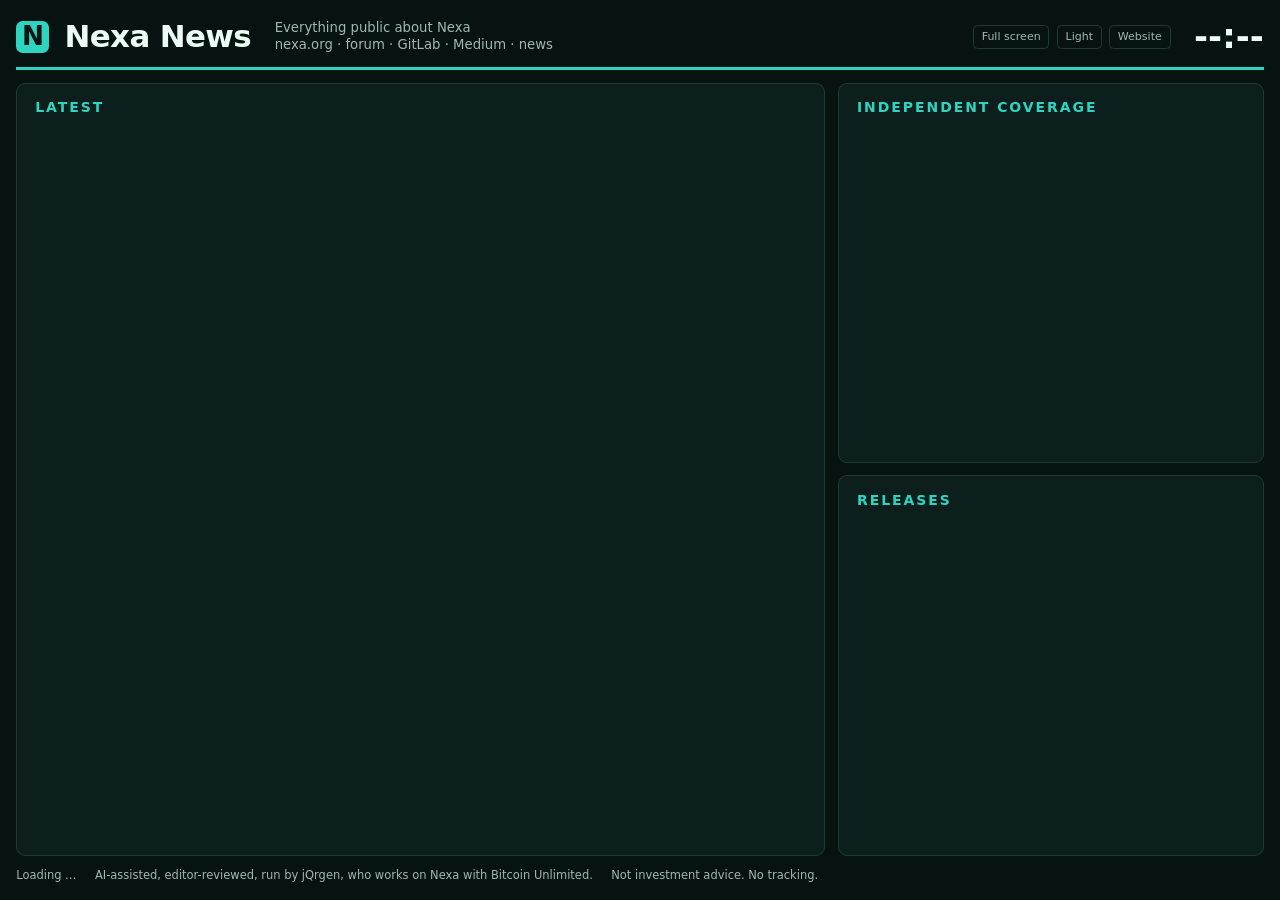
<file: templates/screen.html>
<!doctype html>
<html lang="en"><head><meta charset="utf-8"><meta name="viewport" content="width=device-width,initial-scale=1">
<title>Office screen – Nexa News</title><meta name="robots" content="noindex">
<link rel="icon" href="data:image/svg+xml,%3Csvg xmlns='http://www.w3.org/2000/svg' viewBox='0 0 32 32'%3E%3Crect width='32' height='32' rx='7' fill='%230f766e'/%3E%3Ctext x='16' y='23' font-size='20' text-anchor='middle' fill='white' font-family='sans-serif' font-weight='bold'%3EN%3C/text%3E%3C/svg%3E">
<style>
:root{--bg:#071311;--panel:#0d1f1c;--ink:#ecfdf5;--mut:#9fb8b2;--line:#1f3a35;--acc:#2dd4bf;--ind:#c4b5fd;--warn:#fbbf24}
body.light{--bg:#f8fafc;--panel:#fff;--ink:#0f172a;--mut:#475569;--line:#e2e8f0;--acc:#0f766e;--ind:#6d28d9;--warn:#b45309}
*{box-sizing:border-box}
html,body{margin:0;height:100%;overflow:hidden;background:var(--bg);color:var(--ink);font:400 clamp(14px,1.15vw,30px)/1.35 system-ui,-apple-system,"Segoe UI",Roboto,Helvetica,Arial,sans-serif}
body.idle,body.idle *{cursor:none!important}
a{color:inherit;text-decoration:none}
.app{height:100vh;display:grid;gap:1.4vmin;padding:1.8vmin}
header{display:flex;align-items:center;gap:1.6em;border-bottom:.4vmin solid var(--acc);padding-bottom:1vmin;min-width:0}
.brand{display:flex;align-items:center;gap:.5em;font-weight:800;font-size:2.1em;letter-spacing:-.02em;white-space:nowrap}
.logo{width:1.25em;height:1.25em;border-radius:.25em;background:var(--acc);color:var(--bg);display:inline-flex;align-items:center;justify-content:center;font-size:.85em}
.sub{color:var(--mut);font-size:.9em;line-height:1.25}
.ctl{display:flex;gap:.5em;margin-left:auto}
.ctl button,.ctl a{font:inherit;font-size:.75em;background:transparent;color:var(--mut);border:1px solid var(--line);border-radius:.4em;padding:.3em .7em;cursor:pointer;white-space:nowrap}
.time{text-align:right;white-space:nowrap}.clock{font-weight:800;font-size:2.3em;font-variant-numeric:tabular-nums;line-height:1}.date{color:var(--mut);font-size:.95em}
.panel{background:var(--panel);border:1px solid var(--line);border-radius:1vmin;padding:1.6vmin 2vmin;min-height:0;min-width:0;display:flex;flex-direction:column;overflow:hidden}
.panel h2{margin:0 0 .5em;font-size:.95em;letter-spacing:.14em;text-transform:uppercase;color:var(--acc);display:flex;gap:.6em;align-items:baseline}
.panel h2 small{color:var(--mut);letter-spacing:0;text-transform:none;font-weight:400;margin-left:auto;font-size:.9em}
ol{list-style:none;margin:0;padding:0;flex:1;min-height:0;overflow:hidden;transition:opacity .5s}
#news li{padding:.7em 0;border-bottom:1px solid var(--line)}
#news .t{font-weight:750;font-size:1.5em;line-height:1.2}
.m{color:var(--mut);font-size:.9em;margin:.3em 0 .2em}.m b{color:var(--ink);font-weight:650}
.s{font-size:1.08em;max-width:70ch}.s.wait{color:var(--mut);font-style:italic}
.pf{font-size:.75em;font-weight:700;letter-spacing:.08em;text-transform:uppercase;color:var(--acc)}
.b{display:inline-block;font-size:.72em;border:1px solid var(--line);border-radius:1em;padding:0 .55em;margin-left:.4em;color:var(--mut);vertical-align:.1em}
.b.ind{color:var(--ind);border-color:currentColor}.b.p{color:var(--warn);border-color:currentColor}
.small li{padding:.5em 0;border-bottom:1px solid var(--line)}.small .t{font-weight:650;font-size:1.05em;line-height:1.25}
.pager{color:var(--mut);font-size:.8em;margin-top:.5em}
footer{display:flex;flex-wrap:wrap;gap:.4em 1.6em;color:var(--mut);font-size:.78em}
@media (orientation:landscape){
  .app{grid-template-columns:1.9fr 1fr;grid-template-rows:auto minmax(0,1fr) minmax(0,1fr) auto}
  header,footer{grid-column:1/-1}#pNews{grid-row:2/4}
}
@media (orientation:portrait){
  html,body{font-size:clamp(14px,2vw,34px)}
  .app{grid-template-columns:1fr 1fr;grid-template-rows:auto minmax(0,1.9fr) minmax(0,1fr) auto}
  header,footer{grid-column:1/-1}#pNews{grid-column:1/-1}
  .ctl{display:none}body:hover .ctl{display:flex}
  header .sub{display:none}
}
</style></head>
<body>
<div class="app">
<header><div class="brand"><span class="logo" aria-hidden="true">N</span>Nexa News</div>
<div class="sub">Everything public about Nexa<br>nexa.org · forum · GitLab · Medium · news</div>
<div class="ctl"><button id="fs" type="button">Full screen</button><button id="theme" type="button">Light</button><a href="../">Website</a></div>
<div class="time"><div class="clock" id="clock">--:--</div><div class="date" id="date"></div></div></header>
<section class="panel" id="pNews" aria-live="polite"><h2>Latest <small id="pager"></small></h2><ol id="news"></ol></section>
<section class="panel" id="pInd"><h2>Independent coverage</h2><ol class="small" id="ind"></ol></section>
<section class="panel" id="pRel"><h2>Releases</h2><ol class="small" id="rel"></ol></section>
<footer><span id="upd">Loading …</span><span>AI-assisted, editor-reviewed, run by jQrgen, who works on Nexa with Bitcoin Unlimited.</span><span>Not investment advice. No tracking.</span></footer>
</div>
<script>
(function () {
  var PREVIEW = __PREVIEW__, ROTATE = 12000, REFRESH = 5 * 60 * 1000, TZ = 'Europe/Oslo';
  var LABEL = {forum: 'Forum', blog: 'nexa.org', gitlab: 'GitLab', medium: 'Medium', news: 'News', mastodon: 'Mastodon', x: 'X', reddit: 'Reddit', youtube: 'YouTube', podcast: 'Podcast', web: 'Web'};
  var news = [], rel = [], start = 0, shownN = 0;
  function $(id) { return document.getElementById(id); }
  function esc(s) { return String(s == null ? '' : s).replace(/[&<>"]/g, function (c) { return {'&': '&amp;', '<': '&lt;', '>': '&gt;', '"': '&quot;'}[c]; }); }
  function day(iso) { return new Date(iso).toLocaleDateString('en-GB', {timeZone: TZ, day: 'numeric', month: 'short'}); }
  function tick() {
    var d = new Date();
    $('clock').textContent = d.toLocaleTimeString('en-GB', {timeZone: TZ, hour: '2-digit', minute: '2-digit'});
    $('date').textContent = d.toLocaleDateString('en-GB', {timeZone: TZ, weekday: 'long', day: 'numeric', month: 'long'});
  }
  function fit(ol) { var li = [].slice.call(ol.children); for (var k = li.length - 1; k > 0 && ol.scrollHeight > ol.clientHeight + 2; k--) li[k].remove(); return ol.children.length; }
  function badges(i) { return (i.category === 'independent' ? '<span class="b ind">Independent</span>' : '<span class="b">Official</span>') + (i.status === 'pending' ? '<span class="b p">Pending review</span>' : ''); }
  // Show as many items as fit, then continue from the next one on the following page (nothing is skipped).
  function drawNews(next) {
    var ol = $('news');
    if (next) start += shownN;
    if (start >= news.length) start = 0;
    ol.style.opacity = 0;
    setTimeout(function () {
      ol.innerHTML = news.slice(start, start + 12).map(function (i) {
        return '<li><div><span class="pf">' + esc(LABEL[i.platform] || i.platform) + '</span>' + badges(i) + '</div><div class="t">' + esc(i.title) + '</div>' +
          '<div class="m"><b>' + esc(i.author || i.source_name) + '</b> · ' + day(i.published) + '</div>' +
          (i.summary ? '<div class="s">' + esc(i.summary) + '</div>' : (PREVIEW ? '<div class="s wait">Awaiting editor summary</div>' : '')) + '</li>';
      }).join('') || '<li>No items yet.</li>';
      shownN = Math.max(1, fit(ol)); ol.style.opacity = 1;
      $('pager').textContent = news.length ? 'items ' + (start + 1) + '–' + Math.min(news.length, start + shownN) + ' of ' + news.length : '';
    }, 350);
  }
  function drawSmall(id, list) {
    var ol = $(id);
    ol.innerHTML = list.slice(0, 8).map(function (i) {
      return '<li><div class="t">' + esc(i.title) + '</div><div class="m">' + esc(i.author || i.source_name) + ' · ' + day(i.published) + (i.status === 'pending' ? ' · <span class="b p">Pending</span>' : '') + '</div></li>';
    }).join('') || '<li class="m">Nothing yet.</li>';
    fit(ol);
  }
  function load() {
    var t = '?t=' + Date.now();
    Promise.all([fetch('../data/items.json' + t).then(function (r) { return r.json(); }), fetch('../data/releases.json' + t).then(function (r) { return r.json(); })]).then(function (a) {
      news = a[0].items || []; rel = a[1].items || [];
      drawNews(); drawSmall('ind', news.filter(function (i) { return i.category === 'independent'; })); drawSmall('rel', rel);
      var u = a[0].updated ? new Date(a[0].updated).toLocaleString('en-GB', {timeZone: TZ, day: 'numeric', month: 'short', hour: '2-digit', minute: '2-digit'}) : 'never';
      $('upd').textContent = 'Last fetched ' + u + ' (Oslo)' + (PREVIEW ? ' · LOCAL PREVIEW, includes unreviewed items' : '');
    }).catch(function () { $('upd').textContent = 'Could not load data. Retrying in 5 minutes.'; });
  }
  var lock = null;
  function wake() { if ('wakeLock' in navigator && document.visibilityState === 'visible') navigator.wakeLock.request('screen').then(function (l) { lock = l; }).catch(function () {}); }
  $('fs').addEventListener('click', function () { var d = document.documentElement; if (!document.fullscreenElement) { (d.requestFullscreen || d.webkitRequestFullscreen).call(d); } else { document.exitFullscreen(); } wake(); });
  document.addEventListener('visibilitychange', wake);
  function theme(light) { document.body.classList.toggle('light', light); $('theme').textContent = light ? 'Dark' : 'Light'; try { localStorage.setItem('nn-theme', light ? 'light' : 'dark'); } catch (e) {} }
  var qs = new URLSearchParams(location.search), saved = null; try { saved = localStorage.getItem('nn-theme'); } catch (e) {}
  theme(qs.get('theme') ? qs.get('theme') === 'light' : saved === 'light');
  $('theme').addEventListener('click', function () { theme(!document.body.classList.contains('light')); });
  var idle; function active() { document.body.classList.remove('idle'); clearTimeout(idle); idle = setTimeout(function () { document.body.classList.add('idle'); }, 3000); }
  ['mousemove', 'mousedown', 'touchstart', 'keydown'].forEach(function (e) { document.addEventListener(e, active, {passive: true}); }); active();
  matchMedia('(orientation: portrait)').addEventListener('change', function () { drawNews(); drawSmall('ind', news.filter(function (i) { return i.category === 'independent'; })); drawSmall('rel', rel); });
  tick(); setInterval(tick, 1000); load(); setInterval(load, REFRESH); wake();
  setInterval(function () { drawNews(true); }, ROTATE);
})();
</script>
</body></html>
</file>
<file: assets/style.css>
/* Nexa News – no web fonts, no third-party assets */
:root{--ink:#0f172a;--muted:#475569;--line:#e2e8f0;--bg:#fff;--soft:#f8fafc;--brand:#0f766e;--brand-ink:#fff;--warn:#b45309;--bad:#b91c1c;--ok:#047857;--ind:#6d28d9}
*{box-sizing:border-box}html{-webkit-text-size-adjust:100%}
body{margin:0;font:16px/1.55 system-ui,-apple-system,"Segoe UI",Roboto,Helvetica,Arial,sans-serif;color:var(--ink);background:var(--bg)}
a{color:inherit}a:hover{color:var(--brand)}
.wrap{max-width:1160px;margin:0 auto;padding:0 16px}
.skip{position:absolute;left:-999px}.skip:focus{left:8px;top:8px;background:#fff;padding:6px;z-index:9}
.preview-bar{background:#fef3c7;color:#78350f;border-bottom:1px solid #f59e0b;font-size:14px;padding:6px 0}
header.site{border-bottom:1px solid var(--line);background:#fff}
header.site .wrap{display:flex;flex-wrap:wrap;align-items:center;gap:8px 24px;padding-top:12px;padding-bottom:12px}
.brand{display:flex;align-items:center;gap:10px;text-decoration:none;font-weight:800;font-size:21px;letter-spacing:-.01em}
.logo{width:30px;height:30px;border-radius:8px;background:var(--brand);color:#fff;display:inline-flex;align-items:center;justify-content:center;font-size:17px}
nav.main{display:flex;flex-wrap:wrap;gap:2px 18px;font-size:15px}
nav.main a{text-decoration:none;padding:3px 0;border-bottom:2px solid transparent}
nav.main a[aria-current=page]{border-color:var(--brand);font-weight:650}
.tagline{color:var(--muted);font-size:13.5px;margin-left:auto}
h1{font-size:27px;line-height:1.2;margin:24px 0 6px}h2{font-size:19px;margin:26px 0 10px}
.lead{color:var(--muted);margin:0 0 14px;max-width:72ch}
.layout{display:grid;grid-template-columns:minmax(0,1fr) 320px;gap:28px}
@media(max-width:900px){.layout{grid-template-columns:1fr}}
.toolbar{display:flex;flex-wrap:wrap;gap:10px 14px;align-items:center;padding:10px 12px;background:var(--soft);border:1px solid var(--line);border-radius:10px;margin:0 0 6px}
.toolbar .lbl{font-size:13px;color:var(--muted)}
.seg{display:inline-flex;border:1px solid #cbd5e1;border-radius:8px;overflow:hidden}
.seg button{font:inherit;font-size:14px;padding:5px 11px;border:0;background:#fff;cursor:pointer}
.seg button+button{border-left:1px solid #cbd5e1}
.seg button[aria-pressed=true]{background:var(--ink);color:#fff}
.chips{display:flex;flex-wrap:wrap;gap:6px}
.chip{font:inherit;font-size:13px;padding:3px 10px;border:1px solid #cbd5e1;border-radius:999px;background:#fff;cursor:pointer}
.chip[aria-pressed=true]{background:var(--ink);border-color:var(--ink);color:#fff}
input[type=search]{font:inherit;font-size:14.5px;padding:5px 9px;border:1px solid #cbd5e1;border-radius:8px;min-width:0;width:200px;max-width:100%}
#count{font-size:13px;color:var(--muted)}
ol.feed{list-style:none;margin:0;padding:0}
.item{padding:14px 0;border-bottom:1px solid var(--line)}
.item h3{font-size:17.5px;line-height:1.32;margin:4px 0 4px;overflow-wrap:anywhere}
.item h3 a{text-decoration:none}.item h3 a:hover{text-decoration:underline}
.meta{font-size:13.5px;color:var(--muted);overflow-wrap:anywhere}.meta b{color:var(--ink);font-weight:600}
.sum{margin:6px 0 0;max-width:75ch}.sum.wait{color:var(--muted);font-style:italic}
.pf{display:inline-flex;align-items:center;gap:5px;font-size:12px;font-weight:650;text-transform:uppercase;letter-spacing:.05em;color:var(--muted)}
.pf i{width:9px;height:9px;border-radius:2px;display:inline-block;background:#94a3b8}
.pf-forum i{background:#0f766e}.pf-gitlab i{background:#e24329}.pf-medium i{background:#111}.pf-news i{background:#2563eb}.pf-blog i{background:#0891b2}
.pf-mastodon i{background:#6364ff}.pf-x i{background:#000}.pf-reddit i{background:#ff4500}.pf-youtube i{background:#dc2626}.pf-web i{background:#64748b}.pf-podcast i{background:#9333ea}
.badge{display:inline-block;font-size:11.5px;line-height:1.5;padding:0 7px;border-radius:999px;border:1px solid var(--line);color:var(--muted);margin-left:4px;vertical-align:1px;white-space:nowrap}
.badge.off{border-color:#99f6e4;color:#115e59;background:#f0fdfa}.badge.ind{border-color:#ddd6fe;color:var(--ind);background:#f5f3ff}
.badge.pend{border-color:#fcd34d;color:#92400e;background:#fffbeb}.badge.flag{border-color:#fecaca;color:var(--bad);background:#fef2f2}
.xcard{margin-top:8px;border:1px solid var(--line);border-radius:10px;padding:8px 10px;background:var(--soft);font-size:13.5px;color:var(--muted)}
aside .box{border:1px solid var(--line);border-radius:10px;padding:12px 14px;margin:0 0 16px;background:#fff}
aside h2{font-size:14px;text-transform:uppercase;letter-spacing:.07em;margin:0 0 8px;color:var(--muted)}
aside ul{list-style:none;margin:0;padding:0}aside li{padding:7px 0;border-top:1px solid var(--line);font-size:14.5px;line-height:1.35}aside li:first-child{border-top:0}
aside li a{text-decoration:none;font-weight:600}aside li a:hover{text-decoration:underline}aside .meta{font-size:12.5px}
.more{display:inline-block;margin-top:6px;font-size:13.5px}
.notice{border-left:4px solid var(--brand);background:var(--soft);padding:9px 13px;font-size:14px;margin:14px 0;border-radius:0 8px 8px 0}
.notice.warn{border-color:var(--warn)}
.empty{padding:20px 0;color:var(--muted)}
table.list{width:100%;border-collapse:collapse;font-size:14px}
table.list th,table.list td{border-bottom:1px solid var(--line);padding:7px 6px;text-align:left;vertical-align:top}
table.list th{font-size:12.5px;color:var(--muted);text-transform:uppercase;letter-spacing:.04em}
.st-ok{color:var(--ok);font-weight:650}.st-bad{color:var(--bad);font-weight:650}.st-man{color:var(--warn);font-weight:650}.st-ref{color:var(--muted);font-weight:650}
@media(max-width:700px){table.list thead{display:none}table.list tr{display:block;border-bottom:1px solid var(--line);padding:6px 0}table.list td{display:block;border:0;padding:2px 0}table.list td[data-l]::before{content:attr(data-l) ": ";color:var(--muted);font-size:12.5px}}
.prose{max-width:72ch}.prose h2{margin-top:28px}.prose li{margin:3px 0}
.timeline{list-style:none;margin:0;padding:0 0 0 18px;border-left:2px solid var(--line)}
.timeline li{position:relative;padding:8px 0 12px}
.timeline li::before{content:"";position:absolute;left:-25px;top:15px;width:12px;height:12px;border-radius:50%;background:#e24329;border:2px solid #fff}
.timeline .ver{font-weight:700;font-size:16.5px}
.month{font-size:13px;text-transform:uppercase;letter-spacing:.07em;color:var(--muted);margin:18px 0 2px}
footer.site{margin-top:44px;border-top:1px solid var(--line);padding:18px 0 34px;font-size:13.5px;color:var(--muted)}
footer.site p{margin:4px 0;max-width:90ch}
.disclosure{background:#0f172a;color:#e2e8f0;font-size:13px;padding:5px 0}.disclosure a{color:#99f6e4}
.editor-doc{border-top:1px solid var(--line);margin-top:26px}.editor-doc blockquote{margin:10px 0;padding:8px 14px;border-left:4px solid var(--brand);background:var(--soft)}
.pf-hn i{background:#ff6600}.pf-devto i{background:#0a0a0a}.pf-github i{background:#24292f}
.vcard{display:flex;gap:10px;align-items:flex-start}.thumb{width:160px;height:90px;object-fit:cover;border-radius:6px;flex:none;background:var(--line)}
@media(max-width:480px){.vcard{flex-direction:column}}
</file>
